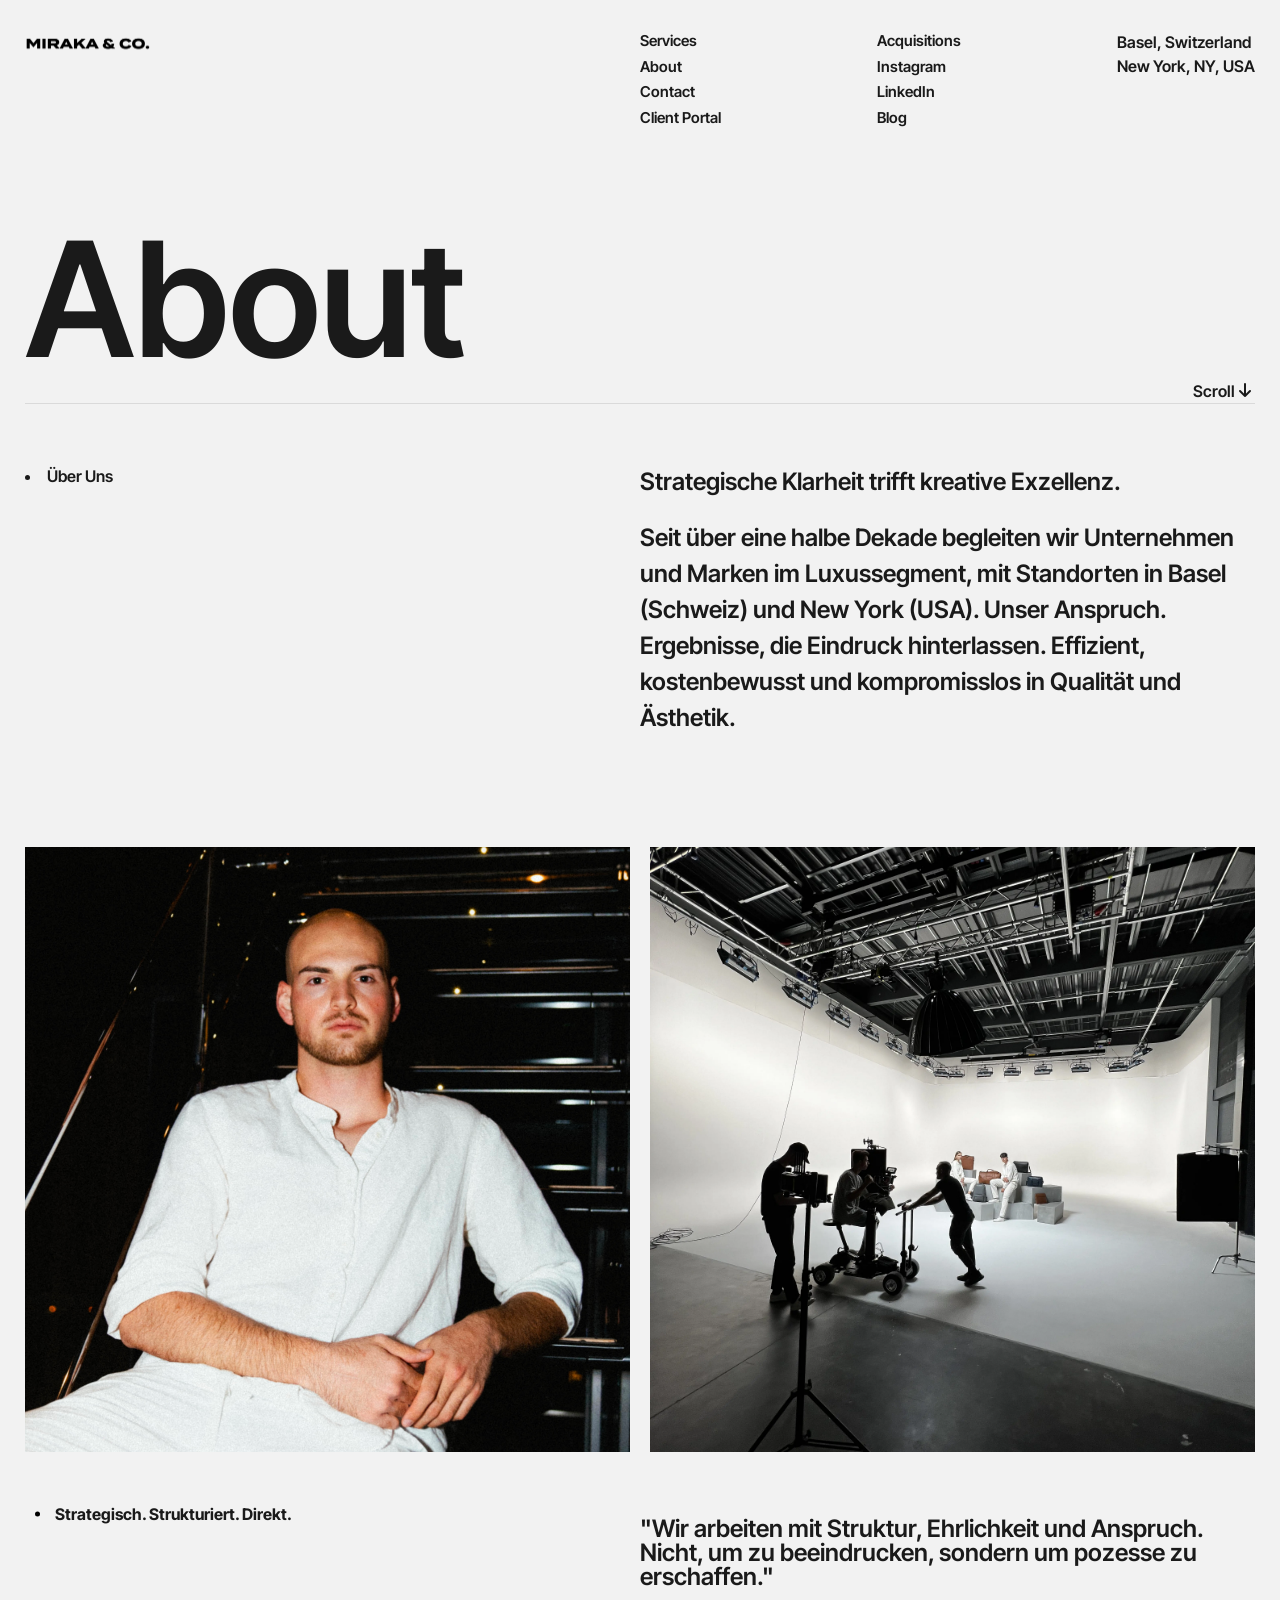
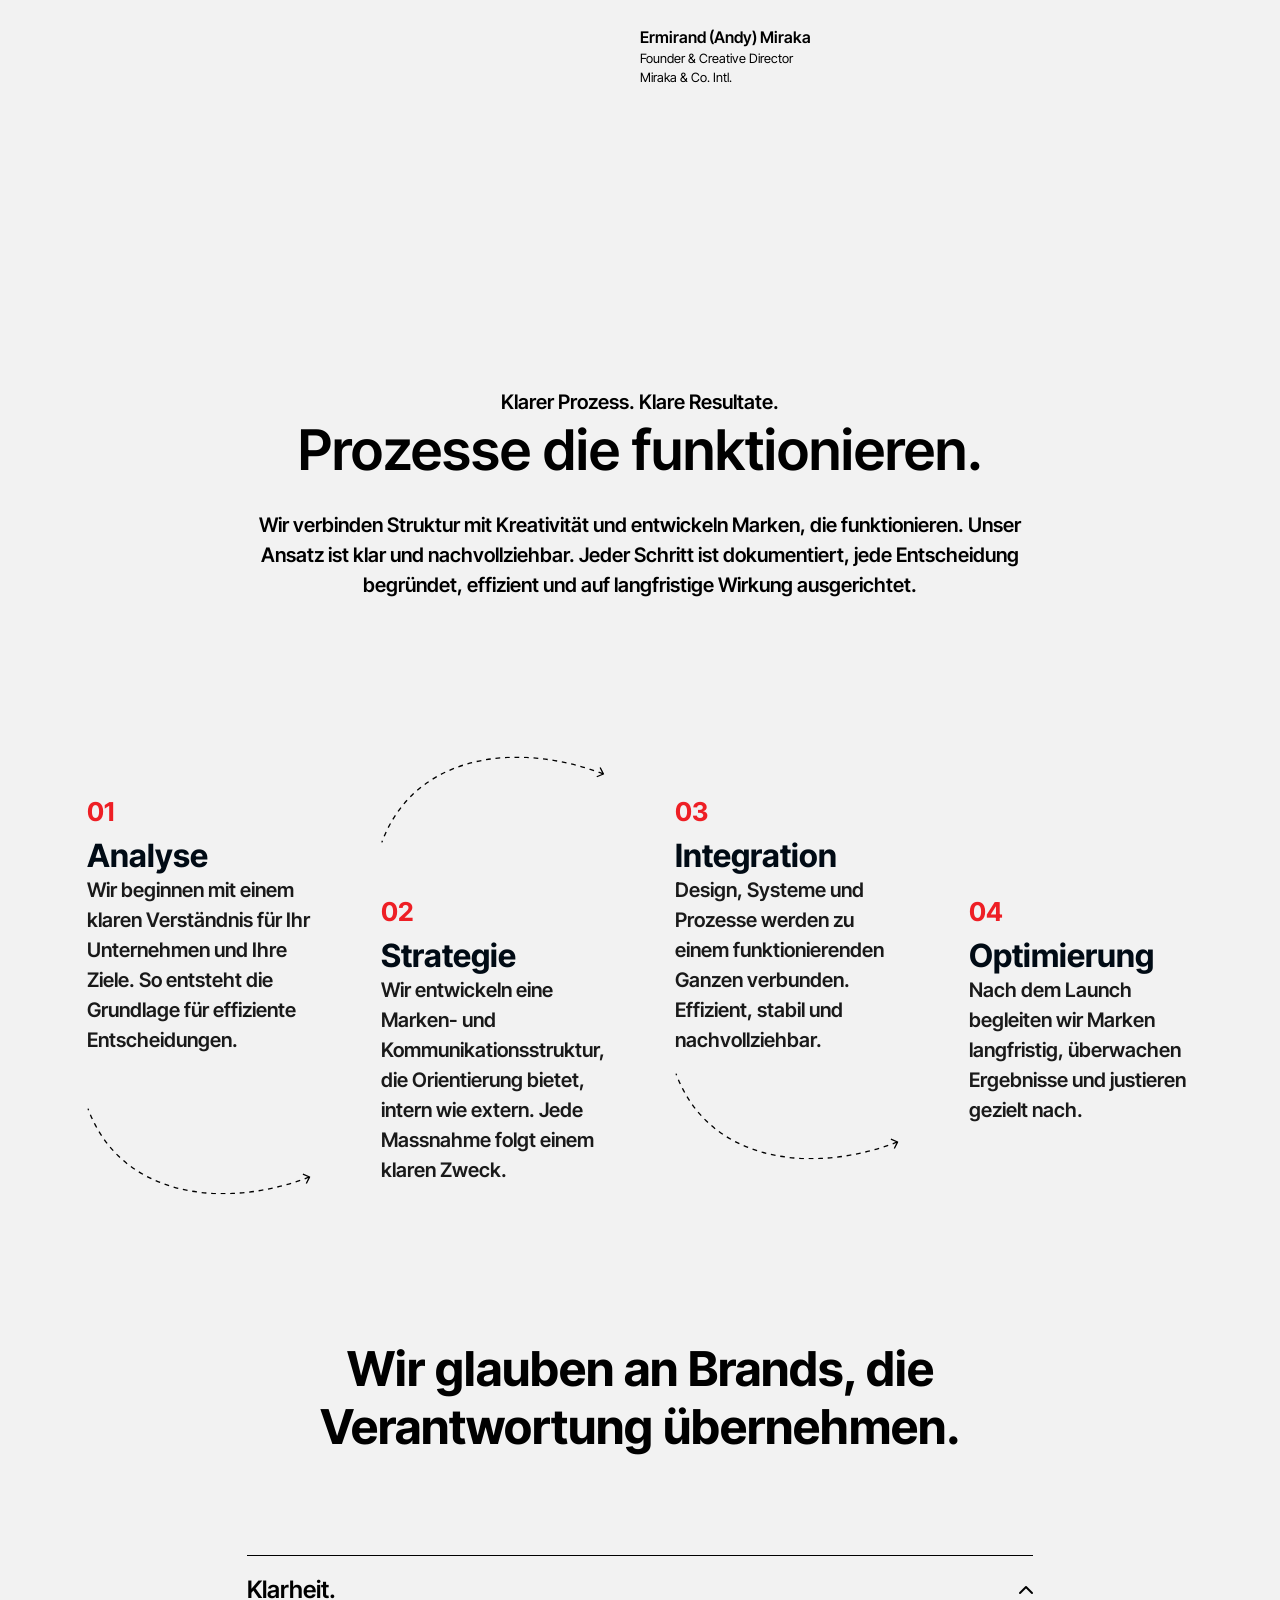
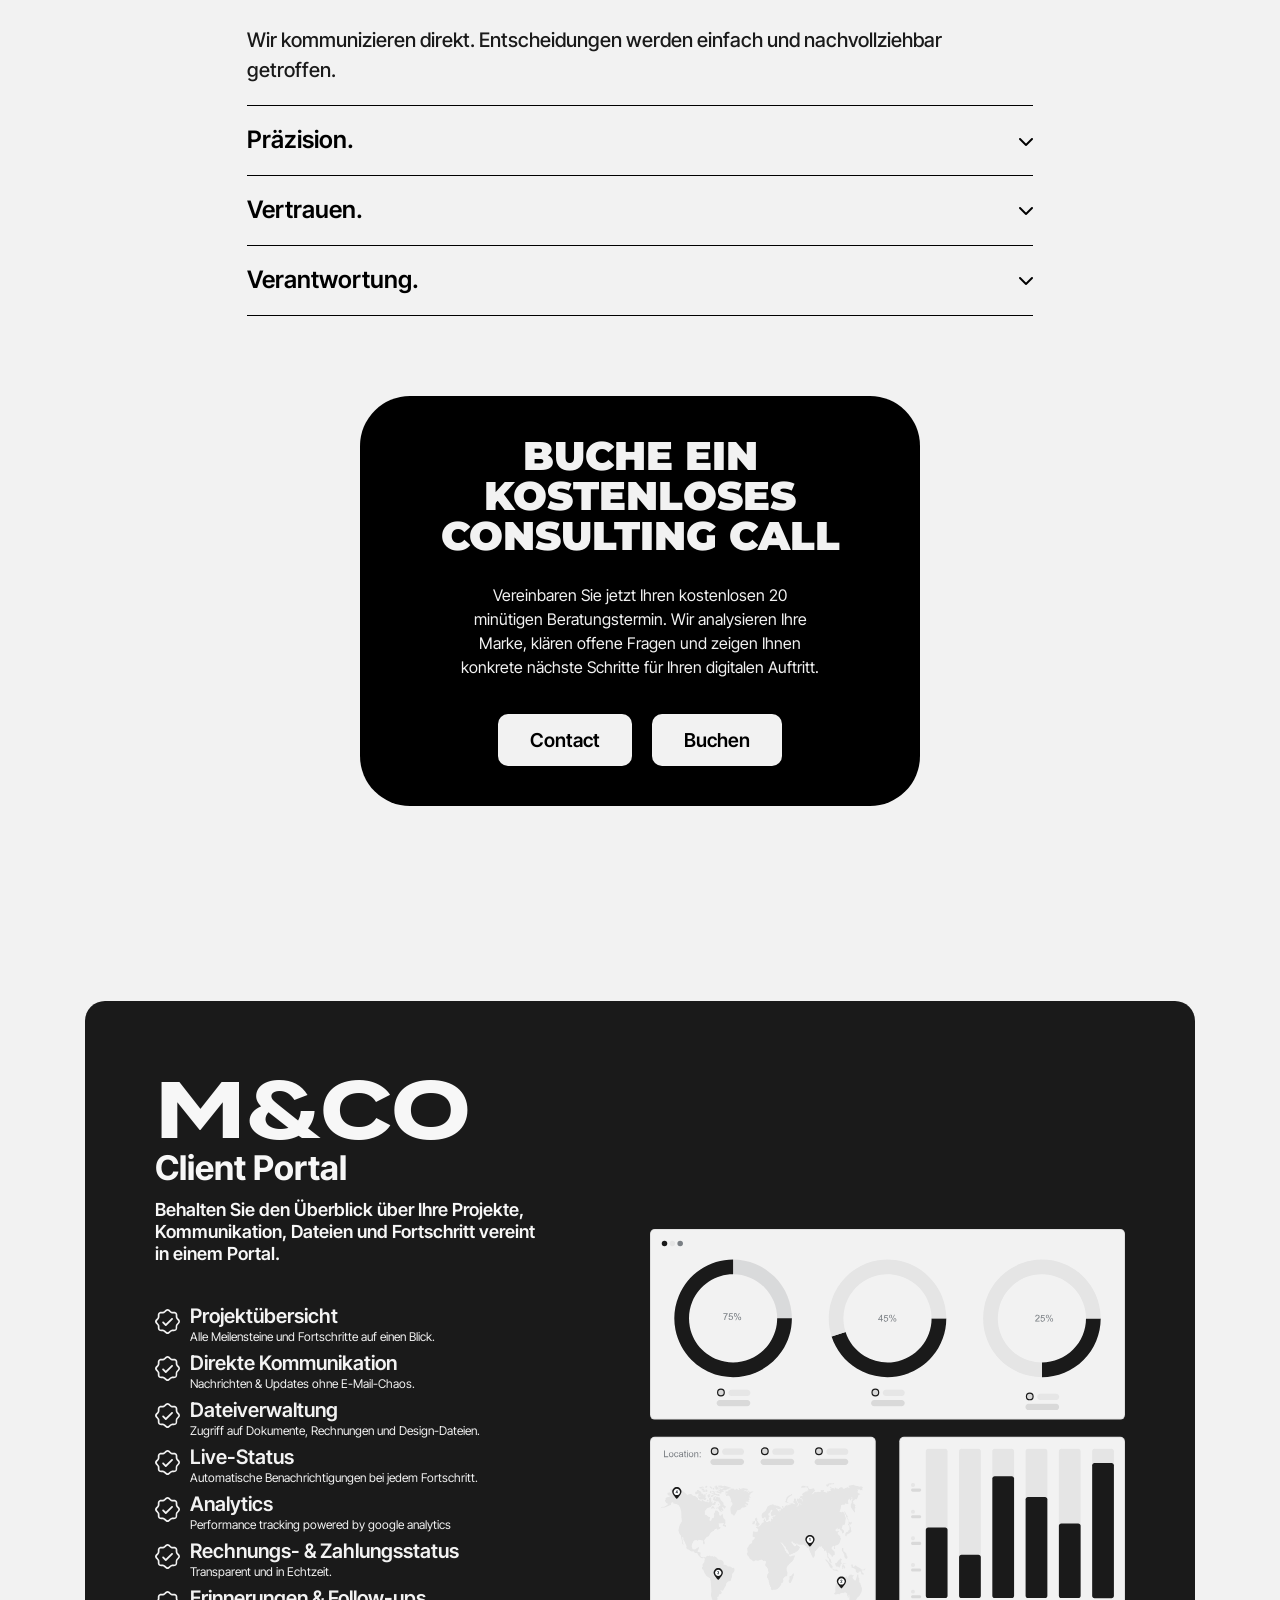
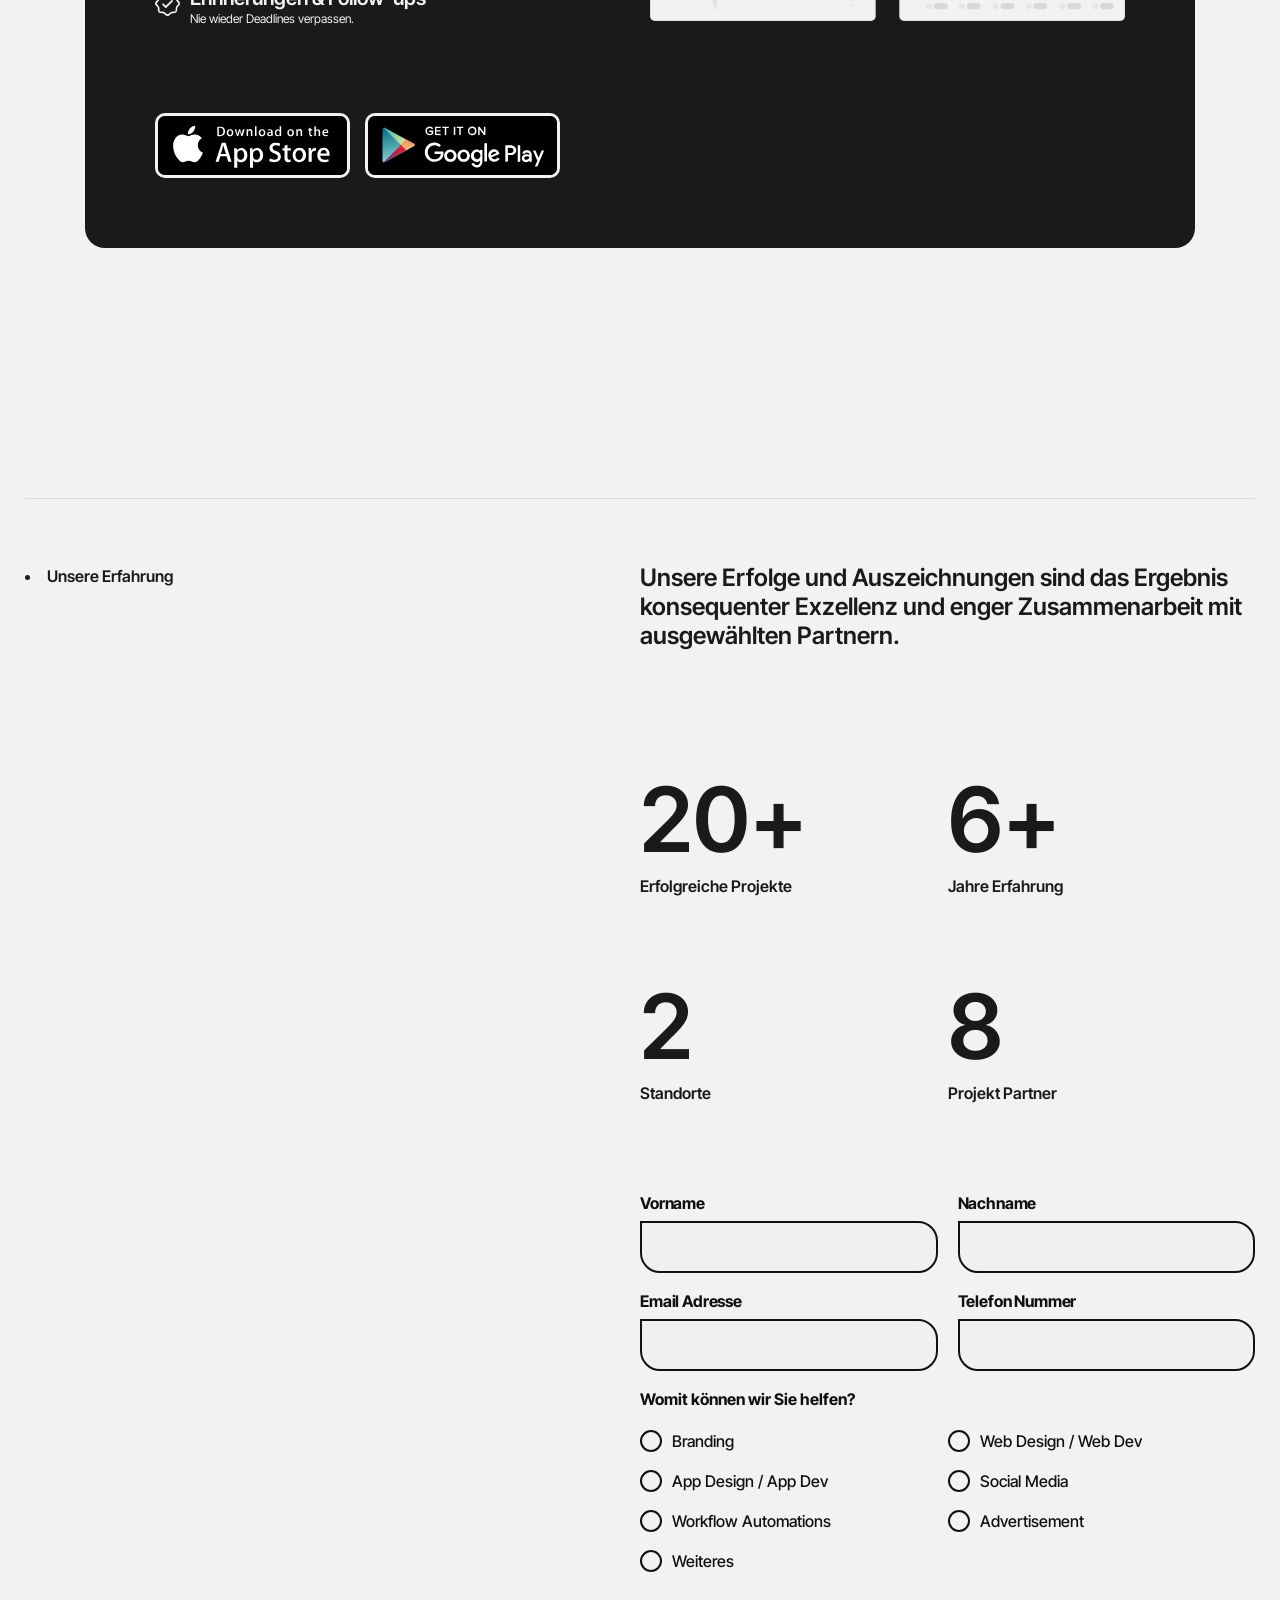
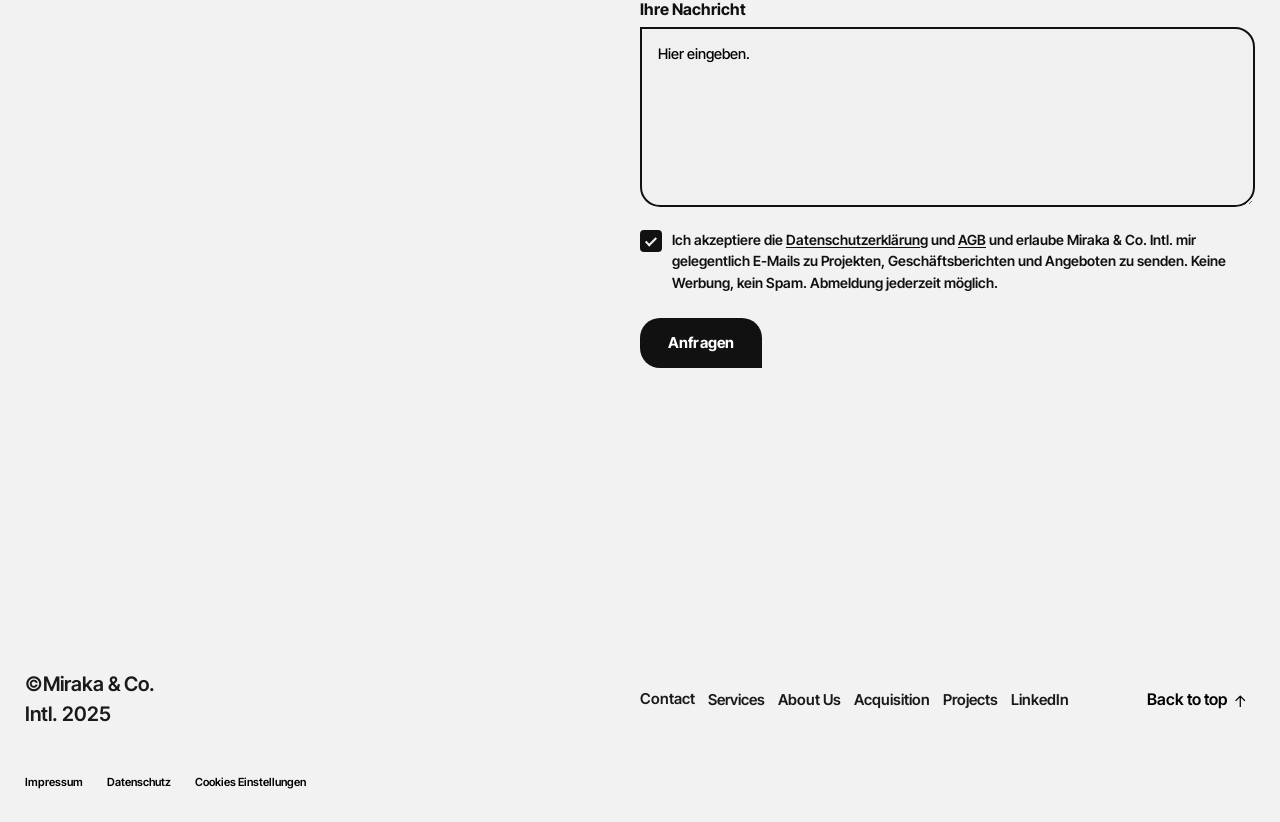
<file: about.html>
<!doctype html>
<html lang="en-US">
    <head>
        <!-- Meta setup -->
        <meta charset="UTF-8" />
        <meta http-equiv="X-UA-Compatible" content="IE=edge" />
        <meta
            name="viewport"
            content="width=device-width, initial-scale=1, shrink-to-fit=no"
        />
        <meta name="keywords" content="" />
        <meta name="decription" content="" />
        <meta name="designer" content="" />

        <!-- Title -->
        <title>Welcome To Miraka</title>

        <!-- Fav Icon -->
        <link rel="icon" href="images/favicon.ico" />

        <!-- Include Bootstrap -->
        <link rel="stylesheet" href="css/bootstrap.css" />

        <!-- Icon Css Here -->
        <link rel="stylesheet" href="css/font-awesome.css" />

        <!-- Animation Css -->
        <link rel="stylesheet" href="css/animate.css" />

        <!-- Main StyleSheet -->
        <link rel="stylesheet" href="style.css" />

        <!-- Responsive CSS -->
        <link rel="stylesheet" href="css/responsive.css" />
    </head>
    <body>
        <!-- ================= PRELOADER START ================= -->
        <div id="preloader">
            <div class="progress-bar"></div>
            <div class="loader-icon">
                <img src="images/MIRAKA&CO.png" alt="" />
            </div>
        </div>
        <!-- ================= PRELOADER END ================= -->
        <!-- HEADER AREA START -->
        <header class="header-area">
            <nav class="menu-area">
                <div class="row gx-0">
                    <!-- Logo Area -->
                    <div class="col-6 col-lg-6 col-xl-6">
                        <a href="index.html">
                            <div class="logo-card">
                                <img src="images/MIRAKA&CO.png" alt="" />
                            </div>
                        </a>
                    </div>
                    <div class="col-6 col-lg-6 col-xl-6">
                        <!-- Small Screen Menu Icon -->
                        <div class="d-lg-none">
                            <div class="d-flex justify-content-end">
                                <div
                                    id="humbarger-icon"
                                    class="d-inline-flex align-items-center"
                                >
                                    <img
                                        src="https://cdn.prod.website-files.com/68dc2b9c31cb83ac9f84a1af/68dc2b9d31cb83ac9f84a20f_Menu%20Hamburger.svg"
                                        loading="lazy"
                                        alt=""
                                        height="Auto"
                                    />
                                    <div>Menu</div>
                                </div>
                            </div>
                        </div>
                        <!-- Large Screen Menu -->
                        <div class="d-none d-lg-flex justify-content-between">
                            <div>
                                <ul class="SMN_effect-31">
                                    <li>
                                        <a
                                            href="service.html"
                                            data-hover="Services"
                                            ><span>Services</span></a
                                        >
                                    </li>
                                    <li>
                                        <a href="about.html" data-hover="About"
                                            ><span>About</span></a
                                        >
                                    </li>
                                    <li>
                                        <a
                                            href="contact.html"
                                            data-hover="Contact"
                                            ><span>Contact</span></a
                                        >
                                    </li>
                                    <li>
                                        <a
                                            href="client_portal.html"
                                            data-hover="Client Portal"
                                            ><span>Client Portal</span></a
                                        >
                                    </li>
                                </ul>
                            </div>
                            <div>
                                <ul class="SMN_effect-31">
                                    <li>
                                        <a
                                            href="acquisition.html"
                                            data-hover="Acquisitions"
                                            ><span>Acquisitions</span></a
                                        >
                                    </li>
                                    <li>
                                        <a href="" data-hover="Instagram"
                                            ><span>Instagram</span></a
                                        >
                                    </li>
                                    <li>
                                        <a
                                            href="linkedIn.html"
                                            data-hover="LinkedIn"
                                            ><span>LinkedIn</span></a
                                        >
                                    </li>
                                    <li>
                                        <a href="blog.html" data-hover="Blog"
                                            ><span>Blog</span></a
                                        >
                                    </li>
                                </ul>
                            </div>
                            <!-- Location -->
                            <div class="location-text">
                                <a href="">
                                    Basel, Switzerland <br />
                                    New York, NY, USA
                                </a>
                            </div>
                        </div>
                    </div>
                </div>
            </nav>
            <!-- Small Screen Menu Items -->
            <div class="mobile-menu-wrpper">
                <div>
                    <ul class="SMN_effect-31">
                        <li>
                            <a href="acquisition.html" data-hover="Acquisitions"
                                ><span>Acquisitions</span></a
                            >
                        </li>
                        <li>
                            <a href="service.html" data-hover="Services"
                                ><span>Services</span></a
                            >
                        </li>
                        <li>
                            <a href="contact.html" data-hover="Contact"
                                ><span>Contact</span></a
                            >
                        </li>
                        <li>
                            <a href="about.html" data-hover="About"
                                ><span>About</span></a
                            >
                        </li>
                        <li>
                            <a href="" data-hover="Twitter"
                                ><span>Twitter</span></a
                            >
                        </li>
                        <li>
                            <a href="" data-hover="Instagram"
                                ><span>Instagram</span></a
                            >
                        </li>
                    </ul>
                </div>

                <div class="mobile-menu-location">
                    <p></p>
                    <p>
                        Basel, Switzerland <br />
                        New York, USA
                    </p>
                </div>
            </div>
        </header>
        <!-- HEADER AREA END -->

        <!-- INTRO AREA START -->
        <section class="intro-wrpper about-intro-wrpper">
            <div class="intro-area about-area-wrpper">
                <div class="about-intro">
                    <h1 class="wow fadeInUp" data-wow-duration="2s">About</h1>
                </div>
                <p class="text-end scroll-down">
                    <span class="scroll-wrapper">
                        Scroll
                        <span class="arrow-box">
                            <i class="fa-solid fa-arrow-down arrow a1"></i>
                            <i class="fa-solid fa-arrow-down arrow a2"></i>
                        </span>
                    </span>
                </p>
            </div>
            <div class="intro-area-text">
                <div class="row gx-0">
                    <div class="col-md-5 col-lg-6">
                        <ul>
                            <li>
                                <span> Über Uns </span>
                            </li>
                        </ul>
                    </div>
                    <div class="col-md-7 col-lg-6">
                        <p class="desc-one">
                            Strategische Klarheit trifft kreative Exzellenz.
                        </p>
                        <p>
                            Seit über eine halbe Dekade begleiten wir
                            Unternehmen und Marken im Luxussegment, mit
                            Standorten in Basel (Schweiz) und New York (USA).
                            <br />
                            <br />
                            Unser Anspruch. Ergebnisse, die Eindruck
                            hinterlassen. Effizient, kostenbewusst und
                            kompromisslos in Qualität und Ästhetik.
                        </p>
                    </div>
                </div>
            </div>
        </section>
        <!-- INTRO AREA END -->

        <!-- IMAGE AREA START -->
        <section class="image-area wow fadeInUp" data-wow-duration="2s">
            <div class="single-image-box">
                <img src="images/founder.jpg" alt="" />
                <div class="cursor-button">
                    <div>
                        Founder <br />
                        Creative <br />
                        Director
                    </div>
                </div>
            </div>
            <div class="single-image-box">
                <a
                    href="mailto:office@miraka.ch?subject=sende mir eine Kopie der Porjektkatalog"
                >
                    <img src="images/projects.webp" alt="" />
                    <div class="cursor-button">
                        <div>Projects</div>
                    </div>
                </a>
            </div>
        </section>
        <!-- IMAGE AREA END -->

        <!-- Direkt Area Start -->
        <section>
            <div class="direkt-area">
                <div class="direkt-list">
                    <ul>
                        <li><span>Strategisch. Strukturiert. Direkt.</span></li>
                    </ul>
                </div>
                <div>
                    <h2 class="direkt-title">
                        "Wir arbeiten mit Struktur, Ehrlichkeit und Anspruch.
                        Nicht, um zu beeindrucken, sondern um pozesse zu
                        erschaffen."
                    </h2>

                    <p class="direkt-author">Ermirand (Andy) Miraka</p>
                    <p class="direkt-designation">
                        Founder & Creative Director <br />
                        Miraka & Co. Intl.
                    </p>
                </div>
            </div>
        </section>
        <!-- Direkt Area End -->

        <!-- Funktionieren Area Start -->
        <section class="funktionieren-area">
            <p class="sub-title">Klarer Prozess. Klare Resultate.</p>
            <h2 class="funcktionieren-title">Prozesse die funktionieren.</h2>
            <p class="funcktionieren-desc">
                Wir verbinden Struktur mit Kreativität und entwickeln Marken,
                die funktionieren. Unser Ansatz ist klar und nachvollziehbar.
                Jeder Schritt ist dokumentiert, jede Entscheidung begründet,
                effizient und auf langfristige Wirkung ausgerichtet.
            </p>
            <!-- analyse row -->
            <div class="analyse-row">
                <!-- Single Analyse Card -->
                <div class="analyse-card">
                    <h3>01</h3>
                    <h6>Analyse</h6>
                    <p>
                        Wir beginnen mit einem klaren Verständnis für Ihr
                        Unternehmen und Ihre Ziele. So entsteht die Grundlage
                        für effiziente Entscheidungen.
                    </p>
                    <div class="arrow-one-svg">
                        <img src="images/decoration-arrow-01.svg" alt="" />
                    </div>
                </div>
                <!-- Single Analyse Card -->
                <div class="analyse-card">
                    <div class="arrow-two-svg">
                        <img src="images/decoration-arrow-02.svg" alt="" />
                    </div>
                    <h3>02</h3>
                    <h6>Strategie</h6>
                    <p>
                        Wir entwickeln eine Marken- und Kommunikationsstruktur,
                        die Orientierung bietet, intern wie extern. Jede
                        Massnahme folgt einem klaren Zweck.
                    </p>
                </div>
                <!-- Single Analyse Card -->
                <div class="analyse-card">
                    <h3>03</h3>
                    <h6>Integration</h6>
                    <p>
                        Design, Systeme und Prozesse werden zu einem
                        funktionierenden Ganzen verbunden. Effizient, stabil und
                        nachvollziehbar.
                    </p>
                    <div class="arrow-one-svg">
                        <img src="images/decoration-arrow-01.svg" alt="" />
                    </div>
                </div>
                <!-- Single Analyse Card -->
                <div class="analyse-card">
                    <h3>04</h3>
                    <h6>Optimierung</h6>
                    <p>
                        Nach dem Launch begleiten wir Marken langfristig,
                        überwachen Ergebnisse und justieren gezielt nach.
                    </p>
                </div>
            </div>
        </section>
        <!-- Funktionieren Area End -->

        <!-- ACCORDION AREA START -->
        <section class="accordion-area">
            <div class="accordion-wrpper">
                <h2>
                    Wir glauben an Brands, die <br />
                    Verantwortung übernehmen.
                </h2>
                <div id="accordion" class="accordion-container">
                    <div class="single-accordion-item">
                        <h4 class="accordion-title">
                            <span>Klarheit.</span>
                            <i class="fa-solid fa-chevron-down"></i>
                        </h4>
                        <div class="accordion-content">
                            <p>
                                Wir kommunizieren direkt. Entscheidungen werden
                                einfach und nachvollziehbar getroffen.
                            </p>
                        </div>
                    </div>
                    <div class="single-accordion-item">
                        <h4 class="accordion-title">
                            <span>Präzision.</span>
                            <i class="fa-solid fa-chevron-down"></i>
                        </h4>
                        <div class="accordion-content">
                            <p>
                                Wir arbeiten strukturiert, dokumentiert und
                                detailgenau, vom Konzept bis zur Umsetzung.
                            </p>
                        </div>
                    </div>
                    <div class="single-accordion-item">
                        <h4 class="accordion-title">
                            <span>Vertrauen.</span>
                            <i class="fa-solid fa-chevron-down"></i>
                        </h4>
                        <div class="accordion-content">
                            <p>
                                Jede Zusammenarbeit basiert auf Diskretion und
                                gegenseitigem Respekt. <br />
                                Wir begleiten Marken oft über Jahre hinweg, mit
                                Beständigkeit statt Versprechen.
                            </p>
                        </div>
                    </div>
                    <div class="single-accordion-item">
                        <h4 class="accordion-title">
                            <span>Verantwortung.</span>
                            <i class="fa-solid fa-chevron-down"></i>
                        </h4>
                        <div class="accordion-content">
                            <p>
                                Wir übernehmen Verantwortung für Wirkung, Budget
                                und Zeit. <br />
                                Wir behandeln jedes Projekt, als wäre es unser
                                eigenes.
                            </p>
                        </div>
                    </div>
                </div>
            </div>
        </section>
        <!-- ACCORDION AREA END -->

        <!-- CTA AREA START -->
        <section class="cta-parant">
            <div class="cta-card">
                <h4>
                    <strong>
                        BUCHE EIN
                        <br />
                        KOSTENLOSES
                        <br />
                        CONSULTING CALL
                    </strong>
                </h4>
                <p>
                    Vereinbaren Sie jetzt Ihren kostenlosen 20 minütigen
                    Beratungstermin. Wir analysieren Ihre Marke, klären offene
                    Fragen und zeigen Ihnen konkrete nächste Schritte für Ihren
                    digitalen Auftritt.
                </p>
                <div class="cta-buttons">
                    <a href="">Contact</a>
                    <a href="">Buchen</a>
                </div>
            </div>
        </section>
        <!-- CTA AREA END -->

        <!-- CLIENT PORTAL AREA START -->
        <section class="client-portal-area">
            <div class="container">
                <div class="client-portal-wrpper">
                    <div>
                        <h2>M&CO</h2>
                        <h3>Client Portal</h3>
                        <h4>
                            Behalten Sie den Überblick über Ihre Projekte,
                            Kommunikation, Dateien und Fortschritt vereint in
                            einem Portal.
                        </h4>
                        <ul class="client-portal-features">
                            <li>
                                <img src="images/seal-check.svg" alt="" />
                                <div>
                                    <h6>Projektübersicht</h6>
                                    <p>
                                        Alle Meilensteine und Fortschritte auf
                                        einen Blick.
                                    </p>
                                </div>
                            </li>
                            <li>
                                <img src="images/seal-check.svg" alt="" />
                                <div>
                                    <h6>Direkte Kommunikation</h6>
                                    <p>
                                        Nachrichten & Updates ohne E-Mail-Chaos.
                                    </p>
                                </div>
                            </li>
                            <li>
                                <img src="images/seal-check.svg" alt="" />
                                <div>
                                    <h6>Dateiverwaltung</h6>
                                    <p>
                                        Zugriff auf Dokumente, Rechnungen und
                                        Design-Dateien.
                                    </p>
                                </div>
                            </li>
                            <li>
                                <img src="images/seal-check.svg" alt="" />
                                <div>
                                    <h6>Live-Status</h6>
                                    <p>
                                        Automatische Benachrichtigungen bei
                                        jedem Fortschritt.
                                    </p>
                                </div>
                            </li>
                            <li>
                                <img src="images/seal-check.svg" alt="" />
                                <div>
                                    <h6>Analytics</h6>
                                    <p>
                                        Performance tracking powered by google
                                        analytics
                                    </p>
                                </div>
                            </li>
                            <li>
                                <img src="images/seal-check.svg" alt="" />
                                <div>
                                    <h6>Rechnungs- & Zahlungsstatus</h6>
                                    <p>Transparent und in Echtzeit.</p>
                                </div>
                            </li>
                            <li>
                                <img src="images/seal-check.svg" alt="" />
                                <div>
                                    <h6>Erinnerungen & Follow-ups</h6>
                                    <p>Nie wieder Deadlines verpassen.</p>
                                </div>
                            </li>
                        </ul>

                        <div class="download-buttons">
                            <img src="./images/app-store.svg" alt="App Store" />

                            <img
                                src="images/google-play.svg"
                                alt="Google Play"
                            />
                        </div>
                    </div>
                    <div class="d-none d-lg-block">
                        <img src="images/element-01.svg" alt="" />
                    </div>
                </div>
            </div>
        </section>
        <!-- CLIENT PORTAL AREA END -->

        <!-- STATE COUNT AREA START -->
        <section class="counter-area wow fadeInUp" data-wow-duration="2s">
            <div class="row gx-0">
                <div class="col-md-5 col-lg-6">
                    <ul>
                        <li>Unsere Erfahrung</li>
                    </ul>
                </div>
                <div class="col-md-7 col-lg-6">
                    <div class="count-numbers">
                        <h2>
                            Unsere Erfolge und Auszeichnungen sind das Ergebnis
                            konsequenter Exzellenz und enger Zusammenarbeit mit
                            ausgewählten Partnern.
                        </h2>
                        <div class="stats-part">
                            <!-- Single Card -->
                            <div class="single-state">
                                <h3>20+</h3>
                                <p>Erfolgreiche Projekte</p>
                            </div>
                            <!-- Single Card -->
                            <div class="single-state">
                                <h3>6+</h3>
                                <p>Jahre Erfahrung</p>
                            </div>
                            <!-- Single Card -->
                            <div class="single-state">
                                <h3>2</h3>
                                <p>Standorte</p>
                            </div>
                            <!-- Single Card -->
                            <div class="single-state">
                                <h3>8</h3>
                                <p>Projekt Partner</p>
                            </div>
                        </div>
                    </div>
                    <div class="contact-form-wrpper">
                        <div class="form-wrapper">
                            <!-- Name + Last Name -->
                            <div class="form-row">
                                <div class="form-group">
                                    <label for="vorname">Vorname</label>
                                    <input
                                        type="text"
                                        id="vorname"
                                        name="vorname"
                                        autocomplete="given-name"
                                    />
                                </div>
                                <div class="form-group">
                                    <label for="nachname">Nachname</label>
                                    <input
                                        type="text"
                                        id="nachname"
                                        name="nachname"
                                        autocomplete="family-name"
                                    />
                                </div>
                            </div>

                            <!-- Email + Phone -->
                            <div class="form-row">
                                <div class="form-group">
                                    <label for="email">Email Adresse</label>
                                    <input
                                        type="email"
                                        id="email"
                                        name="email"
                                        autocomplete="email"
                                    />
                                </div>
                                <div class="form-group">
                                    <label for="telefon">Telefon Nummer</label>
                                    <input
                                        type="tel"
                                        id="telefon"
                                        name="telefon"
                                        autocomplete="tel"
                                    />
                                </div>
                            </div>

                            <!-- Service selection -->
                            <span class="service-label"
                                >Womit können wir Sie helfen?</span
                            >
                            <div class="radio-grid">
                                <label class="radio-item">
                                    <input
                                        type="radio"
                                        name="service"
                                        value="branding"
                                    />
                                    <span>Branding</span>
                                </label>
                                <label class="radio-item">
                                    <input
                                        type="radio"
                                        name="service"
                                        value="webdesign"
                                    />
                                    <span>Web Design / Web Dev</span>
                                </label>
                                <label class="radio-item">
                                    <input
                                        type="radio"
                                        name="service"
                                        value="appdesign"
                                    />
                                    <span>App Design / App Dev</span>
                                </label>
                                <label class="radio-item">
                                    <input
                                        type="radio"
                                        name="service"
                                        value="socialmedia"
                                    />
                                    <span>Social Media</span>
                                </label>
                                <label class="radio-item">
                                    <input
                                        type="radio"
                                        name="service"
                                        value="workflow"
                                    />
                                    <span>Workflow Automations</span>
                                </label>
                                <label class="radio-item">
                                    <input
                                        type="radio"
                                        name="service"
                                        value="advertisement"
                                    />
                                    <span>Advertisement</span>
                                </label>
                                <label class="radio-item">
                                    <input
                                        type="radio"
                                        name="service"
                                        value="weiteres"
                                    />
                                    <span>Weiteres</span>
                                </label>
                            </div>

                            <!-- Message -->
                            <label class="message-label" for="nachricht"
                                >Ihre Nachricht</label
                            >
                            <textarea
                                id="nachricht"
                                name="nachricht"
                                placeholder="Hier eingeben."
                            ></textarea>

                            <!-- Consent checkbox -->
                            <div class="checkbox-row">
                                <input
                                    type="checkbox"
                                    id="datenschutz"
                                    name="datenschutz"
                                    checked
                                />
                                <label for="datenschutz">
                                    Ich akzeptiere die
                                    <a href="#">Datenschutzerklärung</a> und
                                    <a href="#">AGB</a> und erlaube Miraka &amp;
                                    Co. Intl. mir gelegentlich E-Mails zu
                                    Projekten, Geschäftsberichten und Angeboten
                                    zu senden. Keine Werbung, kein Spam.
                                    Abmeldung jederzeit möglich.
                                </label>
                            </div>

                            <!-- Submit -->
                            <button type="submit" class="btn-submit">
                                Anfragen
                            </button>
                        </div>
                    </div>
                </div>
            </div>
        </section>
        <!-- STATE COUNT AREA END -->

        <!-- FOOTER AREA START -->
        <footer>
            <div class="footer-top-area">
                <div class="row gx-0 align-items-center">
                    <div class="col-lg-5 col-xl-6 d-none d-md-block">
                        <div class="footer-left">
                            <p>
                                ©Miraka & Co. <br />
                                Intl. 2025
                            </p>
                        </div>
                    </div>
                    <div class="col-lg-7 col-xl-6">
                        <div class="d-flex justify-content-between">
                            <div>
                                <ul
                                    class="SMN_effect-31 d-flex align-items-center footer-menu"
                                >
                                    <li>
                                        <a
                                            href="contact.html"
                                            data-hover="Contact"
                                            ><span>Contact</span></a
                                        >
                                    </li>
                                    <li>
                                        <a
                                            href="service.html"
                                            data-hover="Services"
                                            ><span>Services</span></a
                                        >
                                    </li>
                                    <li>
                                        <a
                                            href="about.html"
                                            data-hover="About Us"
                                            ><span>About Us</span></a
                                        >
                                    </li>
                                    <li>
                                        <a
                                            href="acquisition.html"
                                            data-hover="Acquisition"
                                            ><span>Acquisition</span></a
                                        >
                                    </li>
                                    <li>
                                        <a href="" data-hover="Projects"
                                            ><span>Projects</span></a
                                        >
                                    </li>
                                    <li>
                                        <a
                                            href="linkedIn.html"
                                            data-hover="LinkedIn"
                                            ><span>LinkedIn</span></a
                                        >
                                    </li>
                                </ul>
                            </div>
                            <button class="back-to-top">
                                <span class="text">Back to top</span>
                                <span class="icon-wrapper">
                                    <span class="sarrow arrow1">↑</span>
                                    <span class="sarrow arrow2">↑</span>
                                </span>
                            </button>
                        </div>
                    </div>
                </div>
            </div>
            <div class="footer-bottom">
                <ul>
                    <li>
                        <a href="">Impressum</a>
                    </li>
                    <li>
                        <a href="">Datenschutz</a>
                    </li>
                    <li>
                        <a href="">Cookies Einstellungen</a>
                    </li>
                </ul>
            </div>
        </footer>
        <!-- FOOTER AREA END -->

        <!-- Main jQuery -->
        <script src="js/jquery-3.4.1.min.js"></script>

        <!-- Bootstrap.bundle Script -->
        <script src="js/bootstrap.bundle.min.js"></script>

        <!-- Animation js -->
        <script src="js/wow.min.js"></script>

        <!-- Custom jQuery -->
        <script src="js/scripts.js"></script>

        <!-- ================= PRELOADER JS ================= -->
        <script>
            window.addEventListener("load", function () {
                setTimeout(function () {
                    // fade out preloader
                    document.getElementById("preloader").classList.add("hide");

                    // enable scroll again
                    document.body.classList.add("loaded");
                    // 👉 NOW start WOW animation
                    new WOW().init();
                }, 1500); // 1.5 second delay
            });
        </script>
        <!-- ================= END PRELOADER JS ================= -->
    </body>
</html>
</file>
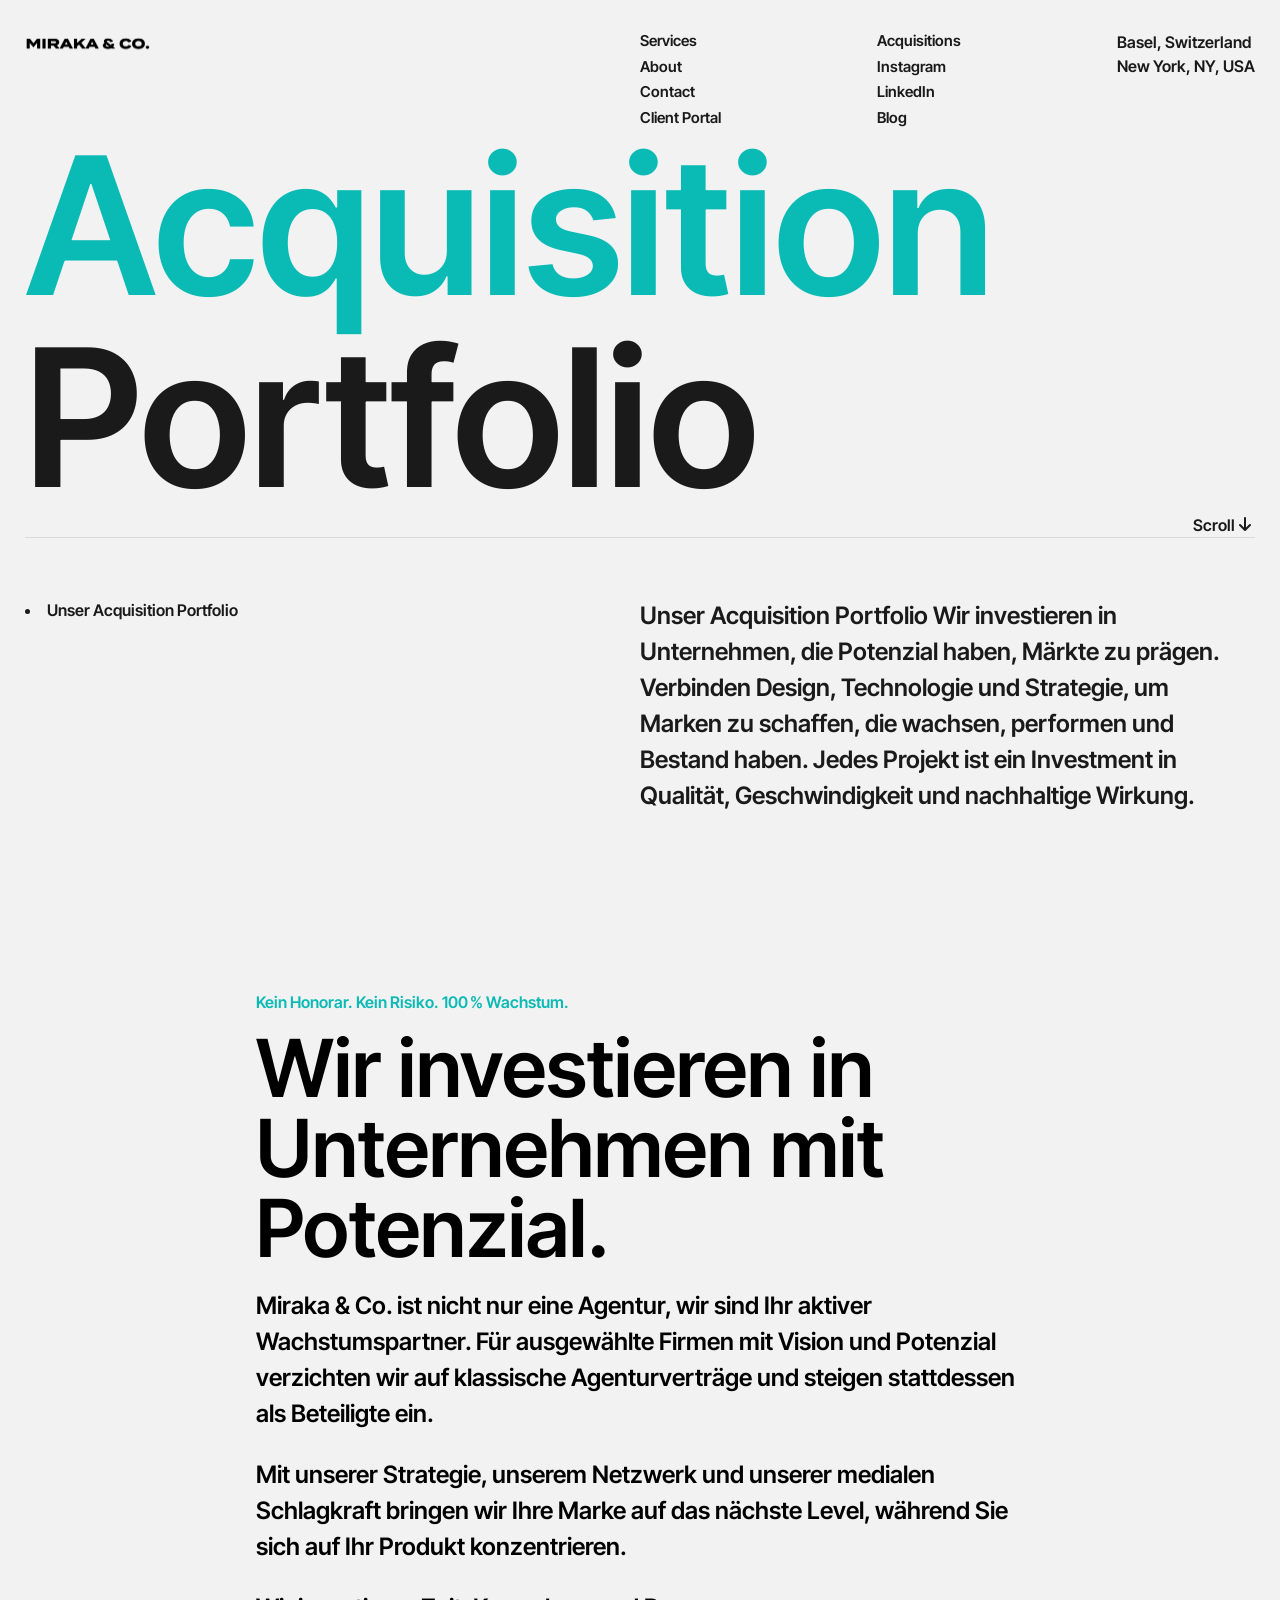
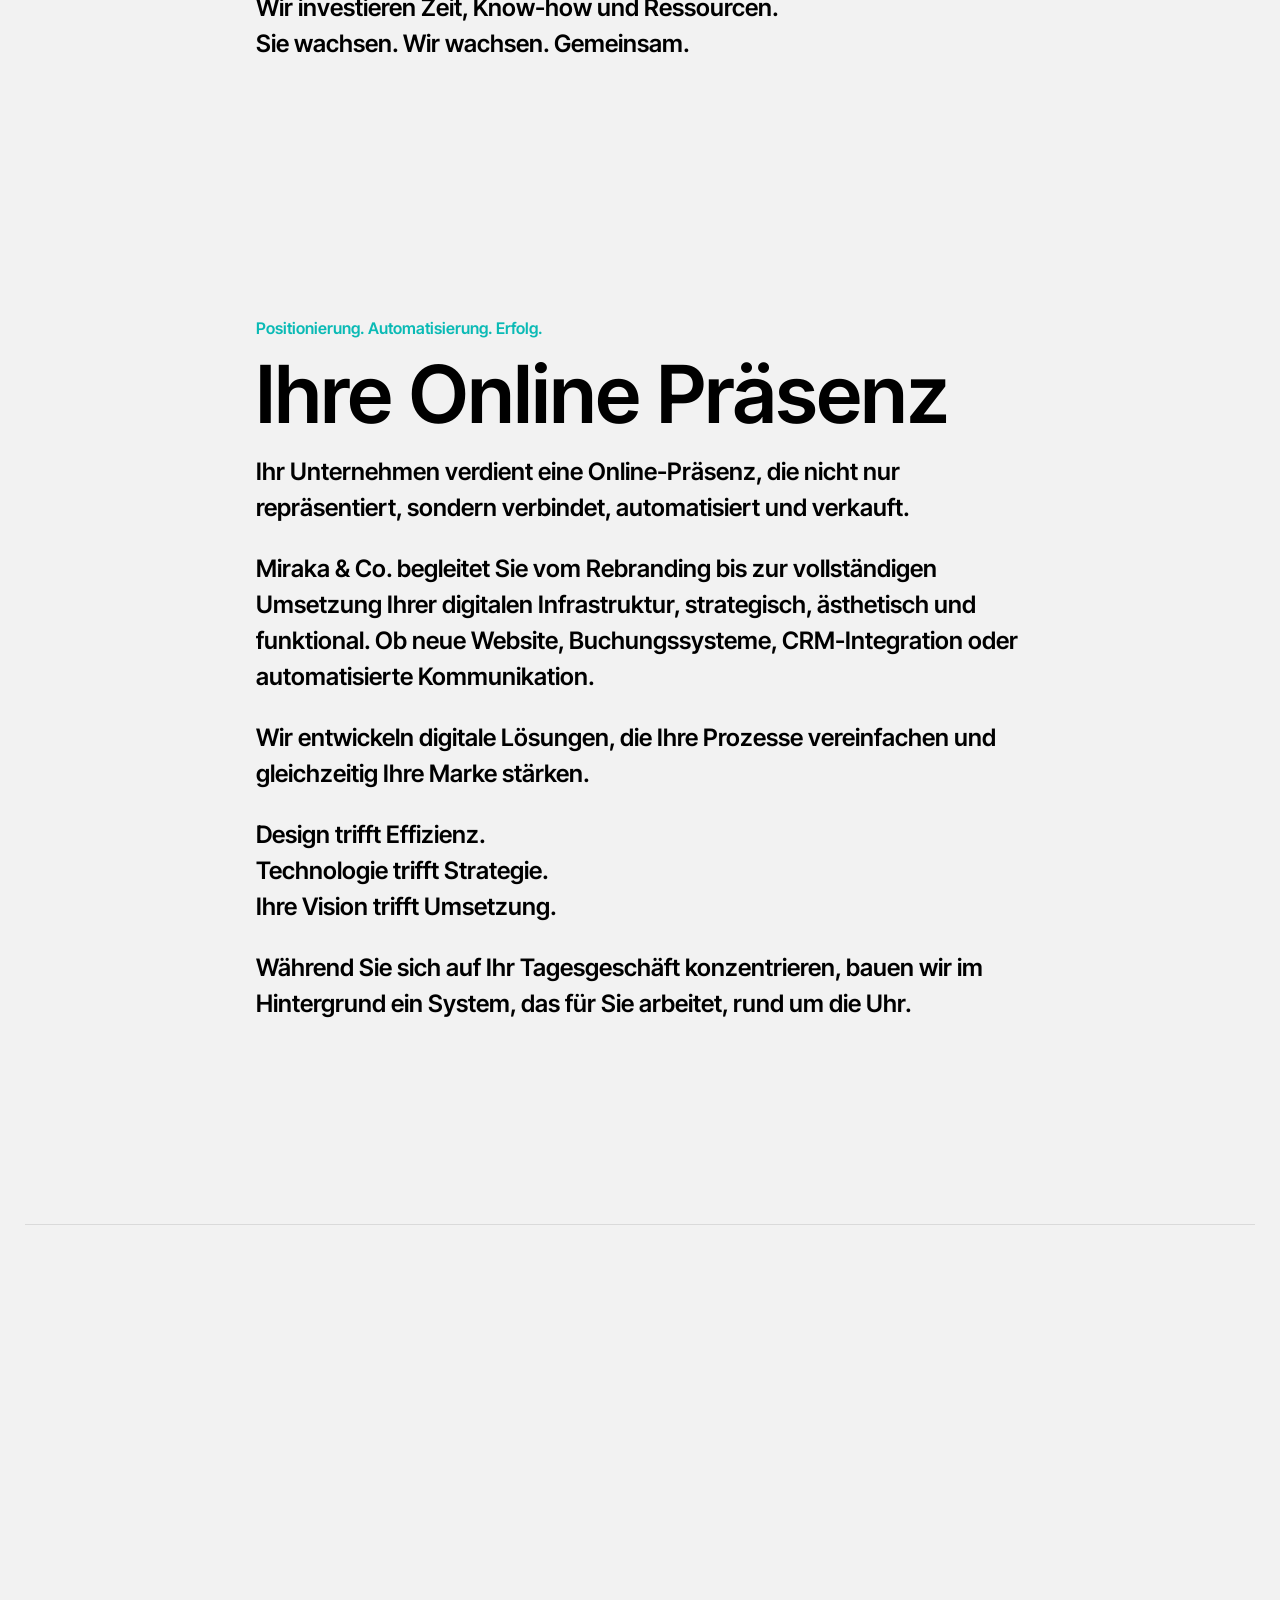
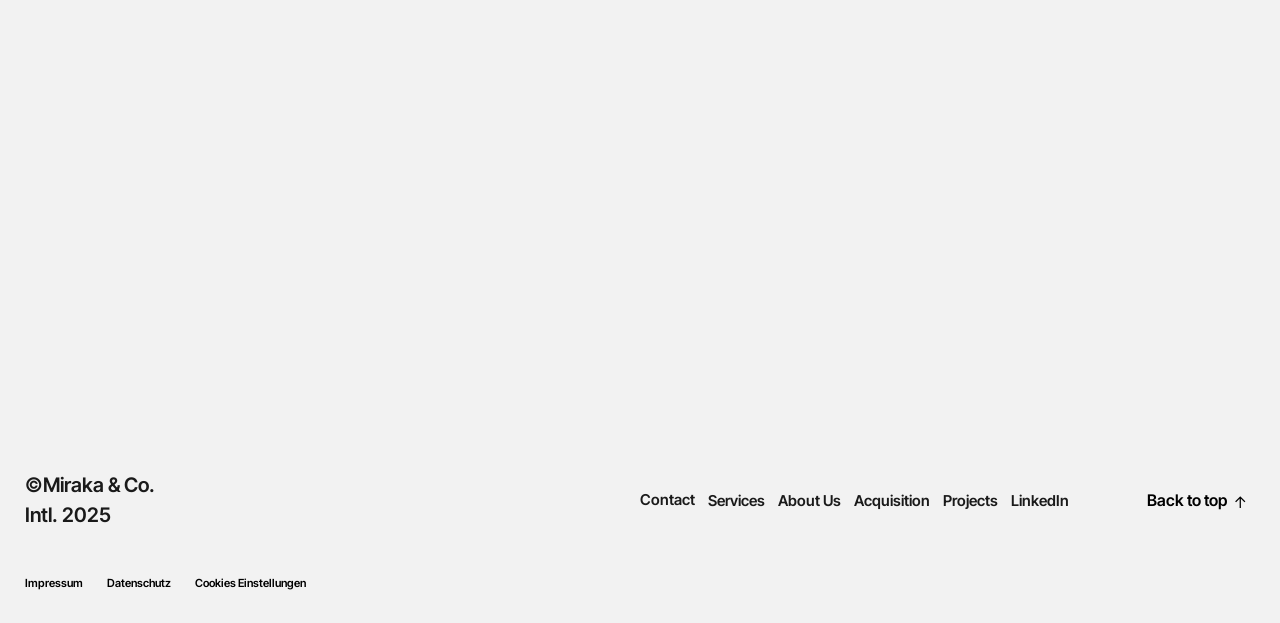
<file: acquisition.html>
<!doctype html>
<html lang="en-US">
    <head>
        <!-- Meta setup -->
        <meta charset="UTF-8" />
        <meta http-equiv="X-UA-Compatible" content="IE=edge" />
        <meta
            name="viewport"
            content="width=device-width, initial-scale=1, shrink-to-fit=no"
        />
        <meta name="keywords" content="" />
        <meta name="decription" content="" />
        <meta name="designer" content="" />

        <!-- Title -->
        <title>Welcome To Miraka</title>

        <!-- Fav Icon -->
        <link rel="icon" href="images/favicon.ico" />

        <!-- Include Bootstrap -->
        <link rel="stylesheet" href="css/bootstrap.css" />

        <!-- Icon Css Here -->
        <link rel="stylesheet" href="css/font-awesome.css" />

        <!-- Animation Css -->
        <link rel="stylesheet" href="css/animate.css" />

        <!-- Main StyleSheet -->
        <link rel="stylesheet" href="style.css" />

        <!-- Responsive CSS -->
        <link rel="stylesheet" href="css/responsive.css" />
    </head>
    <body>
        <!-- ================= PRELOADER START ================= -->
        <div id="preloader">
            <div class="progress-bar"></div>
            <div class="loader-icon">
                <img src="images/MIRAKA&CO.png" alt="" />
            </div>
        </div>
        <!-- ================= PRELOADER END ================= -->
        <!-- HEADER AREA START -->
        <header class="header-area">
            <nav class="menu-area">
                <div class="row gx-0">
                    <!-- Logo Area -->
                    <div class="col-6 col-lg-6 col-xl-6">
                        <a href="index.html">
                            <div class="logo-card">
                                <img src="images/MIRAKA&CO.png" alt="" />
                            </div>
                        </a>
                    </div>
                    <div class="col-6 col-lg-6 col-xl-6">
                        <!-- Small Screen Menu Icon -->
                        <div class="d-lg-none">
                            <div class="d-flex justify-content-end">
                                <div
                                    id="humbarger-icon"
                                    class="d-inline-flex align-items-center"
                                >
                                    <img
                                        src="https://cdn.prod.website-files.com/68dc2b9c31cb83ac9f84a1af/68dc2b9d31cb83ac9f84a20f_Menu%20Hamburger.svg"
                                        loading="lazy"
                                        alt=""
                                        height="Auto"
                                    />
                                    <div>Menu</div>
                                </div>
                            </div>
                        </div>
                        <!-- Large Screen Menu -->
                        <div class="d-none d-lg-flex justify-content-between">
                            <div>
                                <ul class="SMN_effect-31">
                                    <li>
                                        <a
                                            href="service.html"
                                            data-hover="Services"
                                            ><span>Services</span></a
                                        >
                                    </li>
                                    <li>
                                        <a href="about.html" data-hover="About"
                                            ><span>About</span></a
                                        >
                                    </li>
                                    <li>
                                        <a
                                            href="contact.html"
                                            data-hover="Contact"
                                            ><span>Contact</span></a
                                        >
                                    </li>
                                    <li>
                                        <a
                                            href="client_portal.html"
                                            data-hover="Client Portal"
                                            ><span>Client Portal</span></a
                                        >
                                    </li>
                                </ul>
                            </div>
                            <div>
                                <ul class="SMN_effect-31">
                                    <li>
                                        <a
                                            href="acquisition.html"
                                            data-hover="Acquisitions"
                                            ><span>Acquisitions</span></a
                                        >
                                    </li>
                                    <li>
                                        <a href="" data-hover="Instagram"
                                            ><span>Instagram</span></a
                                        >
                                    </li>
                                    <li>
                                        <a
                                            href="linkedIn.html"
                                            data-hover="LinkedIn"
                                            ><span>LinkedIn</span></a
                                        >
                                    </li>
                                    <li>
                                        <a href="blog.html" data-hover="Blog"
                                            ><span>Blog</span></a
                                        >
                                    </li>
                                </ul>
                            </div>
                            <!-- Location -->
                            <div class="location-text">
                                <a href="">
                                    Basel, Switzerland <br />
                                    New York, NY, USA
                                </a>
                            </div>
                        </div>
                    </div>
                </div>
            </nav>
            <!-- Small Screen Menu Items -->
            <div class="mobile-menu-wrpper acquisitionpage">
                <div>
                    <ul class="SMN_effect-31">
                        <li>
                            <a href="acquisition.html" data-hover="Acquisitions"
                                ><span>Acquisitions</span></a
                            >
                        </li>
                        <li>
                            <a href="service.html" data-hover="Services"
                                ><span>Services</span></a
                            >
                        </li>
                        <li>
                            <a href="contact.html" data-hover="Contact"
                                ><span>Contact</span></a
                            >
                        </li>
                        <li>
                            <a href="about.html" data-hover="About"
                                ><span>About</span></a
                            >
                        </li>
                        <li>
                            <a href="" data-hover="Twitter"
                                ><span>Twitter</span></a
                            >
                        </li>
                        <li>
                            <a href="" data-hover="Instagram"
                                ><span>Instagram</span></a
                            >
                        </li>
                    </ul>
                </div>

                <div class="mobile-menu-location">
                    <p></p>
                    <p>
                        Basel, Switzerland <br />
                        New York, USA
                    </p>
                </div>
            </div>
        </header>
        <!-- HEADER AREA END -->

        <!-- INTRO AREA START -->
        <section class="intro-wrpper">
            <div id="acquisitions-intro" class="intro-area">
                <h2><span>Acquisition</span> Portfolio</h2>
                <p class="text-end scroll-down">
                    <span class="scroll-wrapper">
                        Scroll
                        <span class="arrow-box">
                            <i class="fa-solid fa-arrow-down arrow a1"></i>
                            <i class="fa-solid fa-arrow-down arrow a2"></i>
                        </span>
                    </span>
                </p>
            </div>
            <div class="intro-area-text">
                <div class="row gx-0">
                    <div class="col-md-5 col-lg-6">
                        <ul>
                            <li>
                                <span> Unser Acquisition Portfolio </span>
                            </li>
                        </ul>
                    </div>
                    <div class="col-md-7 col-lg-6">
                        <p>
                            Unser Acquisition Portfolio Wir investieren in
                            Unternehmen, die Potenzial haben, Märkte zu prägen.
                            Verbinden Design, Technologie und Strategie, um
                            Marken zu schaffen, die wachsen, performen und
                            Bestand haben. Jedes Projekt ist ein Investment in
                            Qualität, Geschwindigkeit und nachhaltige Wirkung.
                        </p>
                    </div>
                </div>
            </div>
        </section>
        <!-- INTRO AREA END -->

        <!-- INVESTIEREN AREA START -->
        <section class="investieren-area">
            <div class="investieren-row row-one">
                <div>
                    <div class="investieren-content-box">
                        <span>Kein Honorar. Kein Risiko. 100 % Wachstum.</span>
                        <h1>Wir investieren in Unternehmen mit Potenzial.</h1>
                        <div class="investieren-desc">
                            <p>
                                Miraka & Co. ist nicht nur eine Agentur, wir
                                sind Ihr aktiver Wachstumspartner. Für
                                ausgewählte Firmen mit Vision und Potenzial
                                verzichten wir auf klassische Agenturverträge
                                und steigen stattdessen als Beteiligte ein.
                            </p>
                            <p>
                                Mit unserer Strategie, unserem Netzwerk und
                                unserer medialen Schlagkraft bringen wir Ihre
                                Marke auf das nächste Level, während Sie sich
                                auf Ihr Produkt konzentrieren.
                            </p>
                            <p>
                                ‍Wir investieren Zeit, Know-how und Ressourcen.
                                <br />
                                Sie wachsen. Wir wachsen. Gemeinsam.
                            </p>
                        </div>
                    </div>
                </div>
            </div>
            <div class="investieren-row">
                <div class="second-investieren-row">
                    <div class="investieren-content-box">
                        <span>Positionierung. Automatisierung. Erfolg.</span>
                        <h1>Ihre Online Präsenz</h1>
                        <div class="investieren-desc">
                            <p>
                                Ihr Unternehmen verdient eine Online-Präsenz,
                                die nicht nur repräsentiert, sondern verbindet,
                                automatisiert und verkauft.
                            </p>
                            <p>
                                Miraka & Co. begleitet Sie vom Rebranding bis
                                zur vollständigen Umsetzung Ihrer digitalen
                                Infrastruktur, strategisch, ästhetisch und
                                funktional. Ob neue Website, Buchungssysteme,
                                CRM-Integration oder automatisierte
                                Kommunikation.
                            </p>
                            <p>
                                Wir entwickeln digitale Lösungen, die Ihre
                                Prozesse vereinfachen und gleichzeitig Ihre
                                Marke stärken.
                            </p>
                            <p>
                                Design trifft Effizienz. <br />
                                Technologie trifft Strategie. <br />
                                Ihre Vision trifft Umsetzung.
                            </p>
                            <p>
                                ‍Während Sie sich auf Ihr Tagesgeschäft
                                konzentrieren, bauen wir im Hintergrund ein
                                System, das für Sie arbeitet, rund um die Uhr.
                            </p>
                        </div>
                    </div>
                </div>
            </div>
        </section>
        <!-- INVESTIEREN AREA END -->

        <!-- STATE COUNT AREA START -->
        <section class="counter-area wow fadeInUp" data-wow-duration="2s">
            <div class="row gx-0">
                <div class="col-md-5 col-lg-6">
                    <ul>
                        <li>Unsere Erfahrung</li>
                    </ul>
                </div>
                <div class="col-md-7 col-lg-6">
                    <div class="count-numbers">
                        <h2>
                            Unsere Erfolge und Auszeichnungen sind das Ergebnis
                            konsequenter Exzellenz und enger Zusammenarbeit mit
                            ausgewählten Partnern.
                        </h2>
                        <div class="stats-part">
                            <!-- Single Card -->
                            <div class="single-state">
                                <h3>20+</h3>
                                <p>Erfolgreiche Projekte</p>
                            </div>
                            <!-- Single Card -->
                            <div class="single-state">
                                <h3>6+</h3>
                                <p>Jahre Erfahrung</p>
                            </div>
                            <!-- Single Card -->
                            <div class="single-state">
                                <h3>2</h3>
                                <p>Standorte</p>
                            </div>
                            <!-- Single Card -->
                            <div class="single-state">
                                <h3>8</h3>
                                <p>Projekt Partner</p>
                            </div>
                        </div>
                    </div>
                </div>
            </div>
        </section>
        <!-- STATE COUNT AREA END -->

        <!-- FOOTER AREA START -->
        <footer>
            <div class="footer-top-area">
                <div class="row gx-0 align-items-center">
                    <div class="col-lg-5 col-xl-6 d-none d-md-block">
                        <div class="footer-left">
                            <p>
                                ©Miraka & Co. <br />
                                Intl. 2025
                            </p>
                        </div>
                    </div>
                    <div class="col-lg-7 col-xl-6">
                        <div class="d-flex justify-content-between">
                            <div>
                                <ul
                                    class="SMN_effect-31 d-flex align-items-center footer-menu"
                                >
                                    <li>
                                        <a
                                            href="contact.html"
                                            data-hover="Contact"
                                            ><span>Contact</span></a
                                        >
                                    </li>
                                    <li>
                                        <a
                                            href="service.html"
                                            data-hover="Services"
                                            ><span>Services</span></a
                                        >
                                    </li>
                                    <li>
                                        <a
                                            href="about.html"
                                            data-hover="About Us"
                                            ><span>About Us</span></a
                                        >
                                    </li>
                                    <li>
                                        <a
                                            href="acquisition.html"
                                            data-hover="Acquisition"
                                            ><span>Acquisition</span></a
                                        >
                                    </li>
                                    <li>
                                        <a href="" data-hover="Projects"
                                            ><span>Projects</span></a
                                        >
                                    </li>
                                    <li>
                                        <a
                                            href="linkedIn.html"
                                            data-hover="LinkedIn"
                                            ><span>LinkedIn</span></a
                                        >
                                    </li>
                                </ul>
                            </div>
                            <button class="back-to-top">
                                <span class="text">Back to top</span>
                                <span class="icon-wrapper">
                                    <span class="sarrow arrow1">↑</span>
                                    <span class="sarrow arrow2">↑</span>
                                </span>
                            </button>
                        </div>
                    </div>
                </div>
            </div>
            <div class="footer-bottom">
                <ul>
                    <li>
                        <a href="">Impressum</a>
                    </li>
                    <li>
                        <a href="">Datenschutz</a>
                    </li>
                    <li>
                        <a href="">Cookies Einstellungen</a>
                    </li>
                </ul>
            </div>
        </footer>
        <!-- FOOTER AREA END -->

        <!-- Main jQuery -->
        <script src="js/jquery-3.4.1.min.js"></script>

        <!-- Bootstrap.bundle Script -->
        <script src="js/bootstrap.bundle.min.js"></script>

        <!-- Animation js -->
        <script src="js/wow.min.js"></script>

        <!-- Custom jQuery -->
        <script src="js/scripts.js"></script>

        <!-- ================= PRELOADER JS ================= -->
        <script>
            window.addEventListener("load", function () {
                setTimeout(function () {
                    // fade out preloader
                    document.getElementById("preloader").classList.add("hide");

                    // enable scroll again
                    document.body.classList.add("loaded");
                    new WOW().init();
                }, 1500); // 1.5 second delay
            });
        </script>
        <!-- ================= END PRELOADER JS ================= -->
    </body>
</html>
</file>
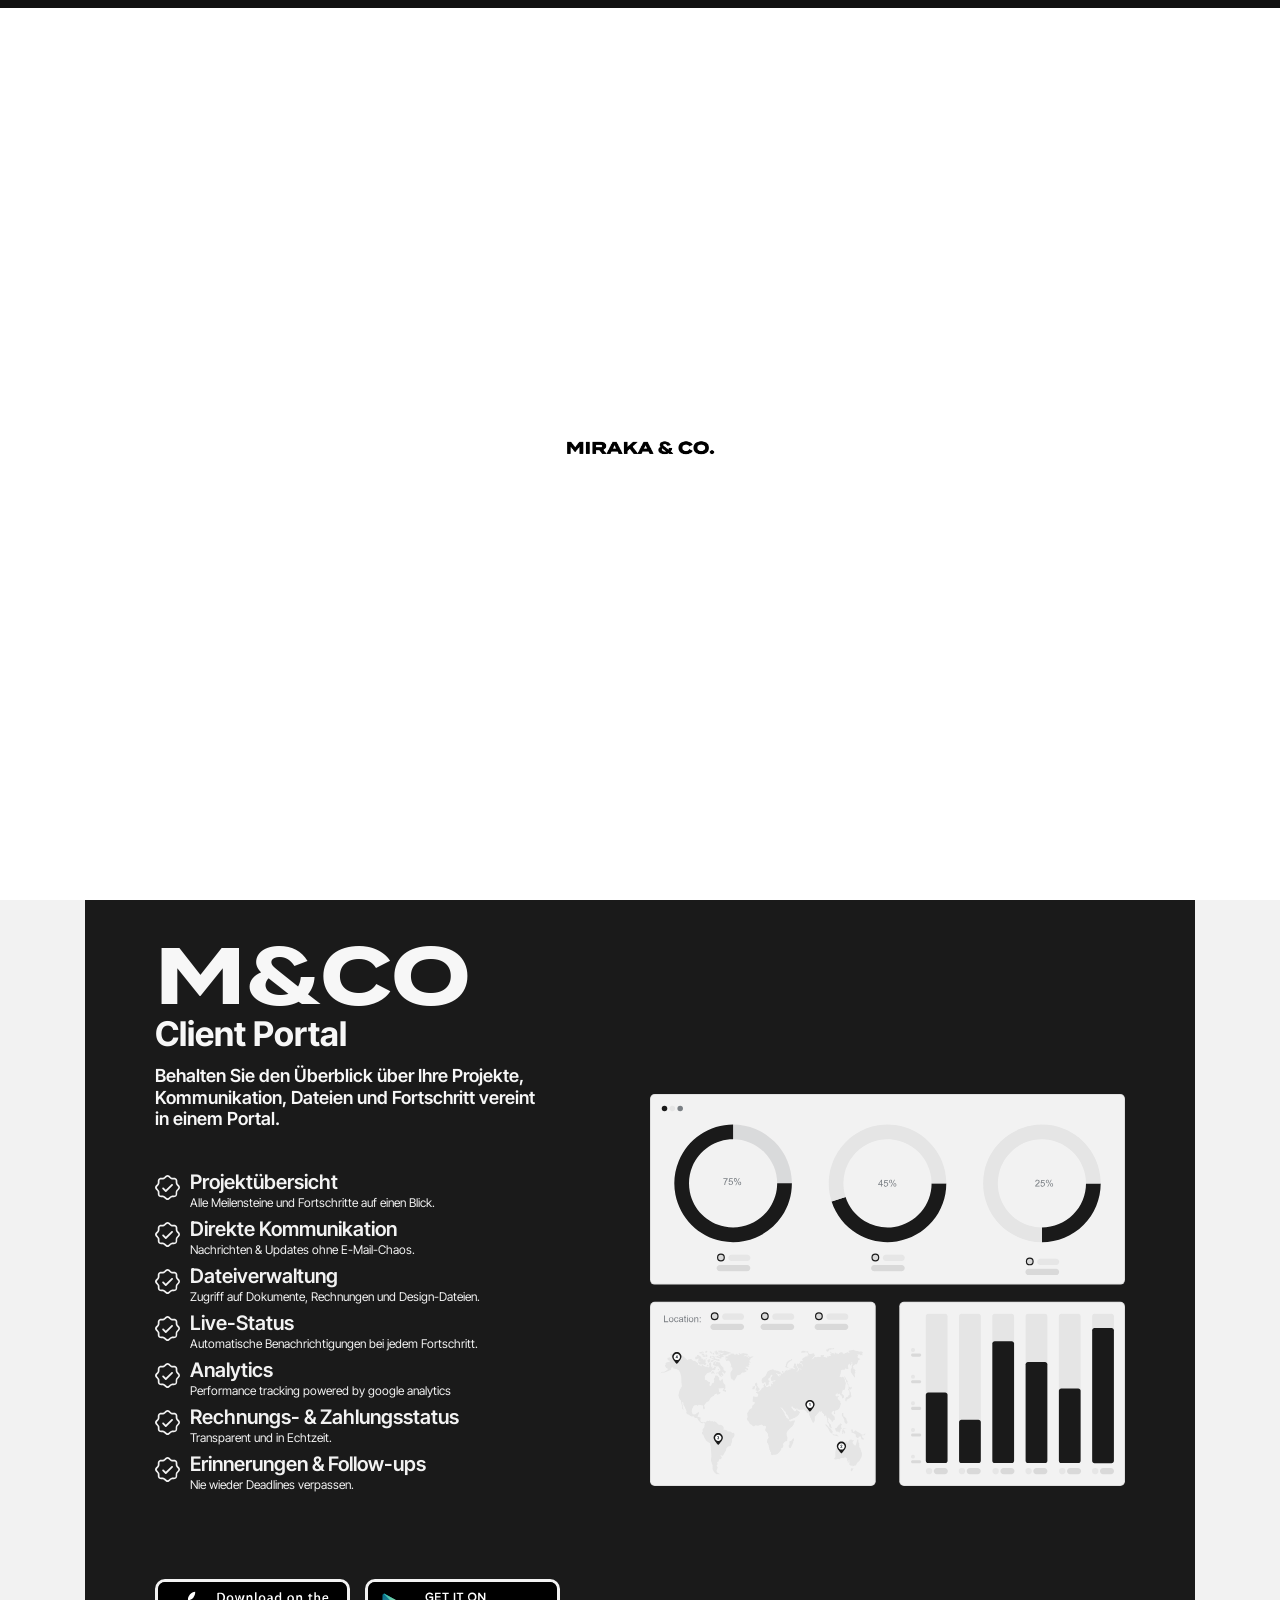
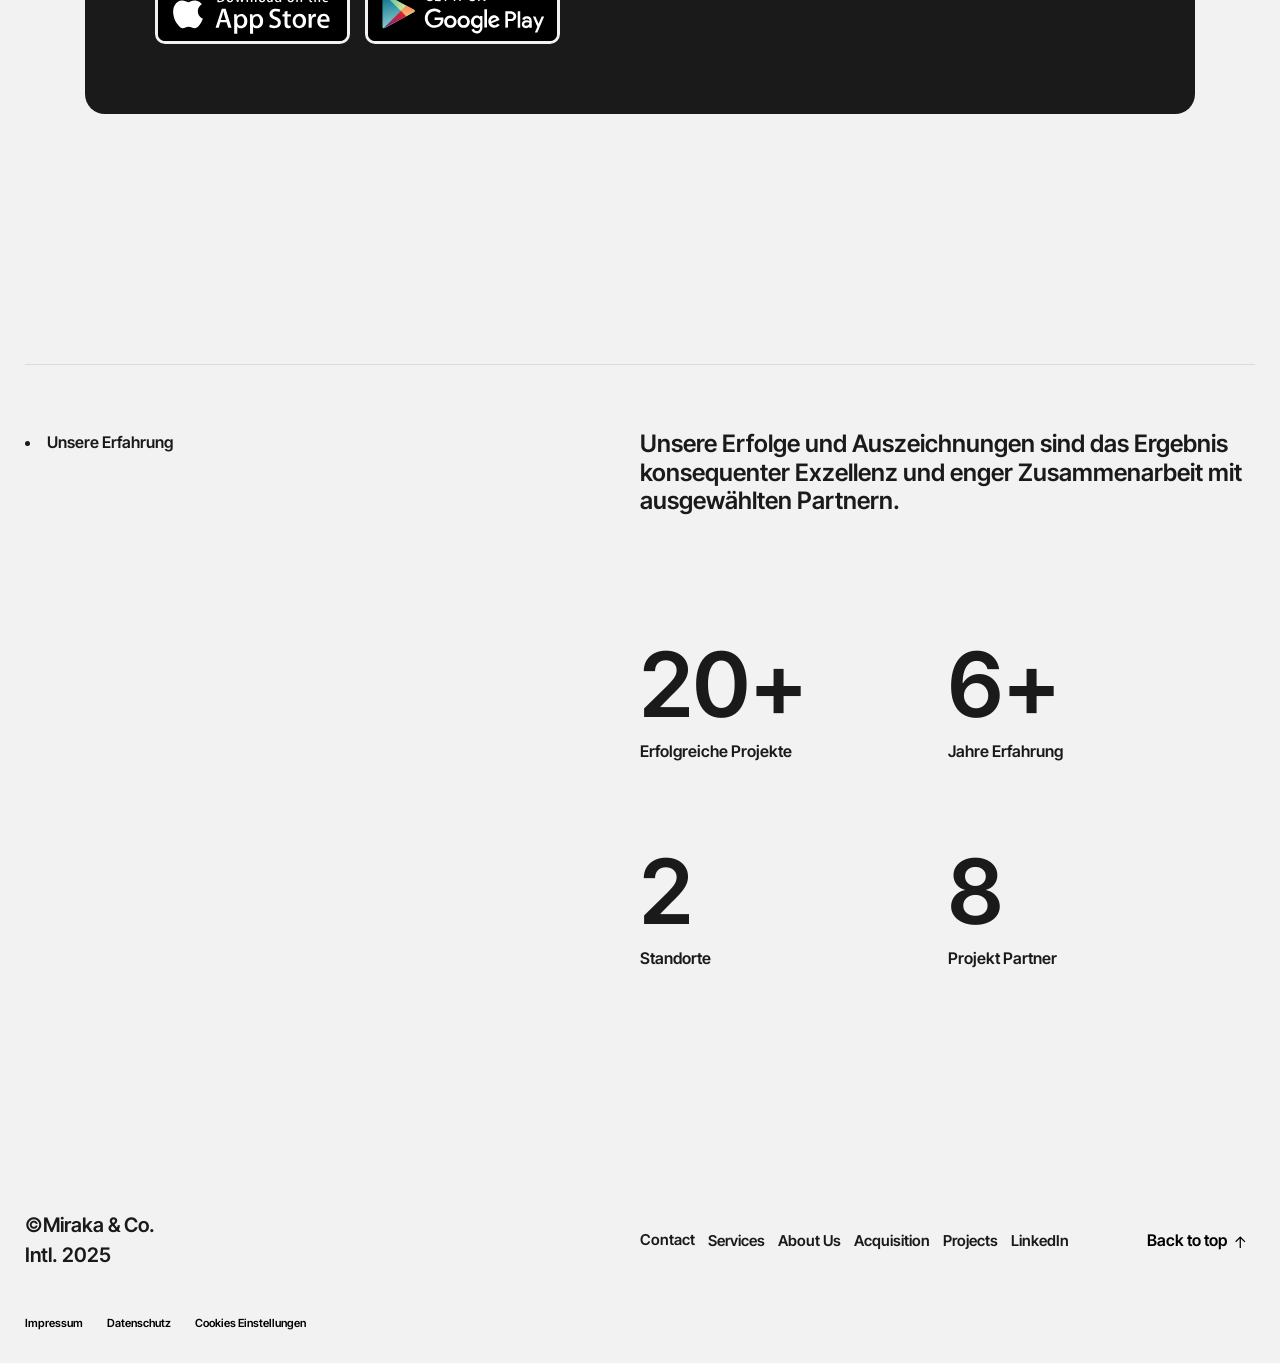
<file: blog.html>
<!doctype html>
<html lang="en-US">
    <head>
        <!-- Meta setup -->
        <meta charset="UTF-8" />
        <meta http-equiv="X-UA-Compatible" content="IE=edge" />
        <meta
            name="viewport"
            content="width=device-width, initial-scale=1, shrink-to-fit=no"
        />
        <meta name="keywords" content="" />
        <meta name="decription" content="" />
        <meta name="designer" content="" />

        <!-- Title -->
        <title>Welcome To Miraka</title>

        <!-- Fav Icon -->
        <link rel="icon" href="images/favicon.ico" />

        <!-- Include Bootstrap -->
        <link rel="stylesheet" href="css/bootstrap.css" />

        <!-- Icon Css Here -->
        <link rel="stylesheet" href="css/font-awesome.css" />

        <!-- Animation Css -->
        <link rel="stylesheet" href="css/animate.css" />

        <!-- Main StyleSheet -->
        <link rel="stylesheet" href="style.css" />

        <!-- Responsive CSS -->
        <link rel="stylesheet" href="css/responsive.css" />
    </head>
    <body>
        <!-- ================= PRELOADER START ================= -->
        <div id="preloader">
            <div class="progress-bar"></div>
            <div class="loader-icon">
                <img src="images/MIRAKA&CO.png" alt="" />
            </div>
        </div>
        <!-- ================= PRELOADER END ================= -->
        <!-- HEADER AREA START -->
        <header class="header-area">
            <nav class="menu-area">
                <div class="row gx-0">
                    <!-- Logo Area -->
                    <div class="col-6 col-lg-6 col-xl-6">
                        <a href="index.html">
                            <div class="logo-card">
                                <img src="images/MIRAKA&CO.png" alt="" />
                            </div>
                        </a>
                    </div>
                    <div class="col-6 col-lg-6 col-xl-6">
                        <!-- Small Screen Menu Icon -->
                        <div class="d-lg-none">
                            <div class="d-flex justify-content-end">
                                <div
                                    id="humbarger-icon"
                                    class="d-inline-flex align-items-center"
                                >
                                    <img
                                        src="https://cdn.prod.website-files.com/68dc2b9c31cb83ac9f84a1af/68dc2b9d31cb83ac9f84a20f_Menu%20Hamburger.svg"
                                        loading="lazy"
                                        alt=""
                                        height="Auto"
                                    />
                                    <div>Menu</div>
                                </div>
                            </div>
                        </div>
                        <!-- Large Screen Menu -->
                        <div class="d-none d-lg-flex justify-content-between">
                            <div>
                                <ul class="SMN_effect-31">
                                    <li>
                                        <a
                                            href="service.html"
                                            data-hover="Services"
                                            ><span>Services</span></a
                                        >
                                    </li>
                                    <li>
                                        <a href="about.html" data-hover="About"
                                            ><span>About</span></a
                                        >
                                    </li>
                                    <li>
                                        <a
                                            href="contact.html"
                                            data-hover="Contact"
                                            ><span>Contact</span></a
                                        >
                                    </li>
                                    <li>
                                        <a
                                            href="client_portal.html"
                                            data-hover="Client Portal"
                                            ><span>Client Portal</span></a
                                        >
                                    </li>
                                </ul>
                            </div>
                            <div>
                                <ul class="SMN_effect-31">
                                    <li>
                                        <a
                                            href="acquisition.html"
                                            data-hover="Acquisitions"
                                            ><span>Acquisitions</span></a
                                        >
                                    </li>
                                    <li>
                                        <a href="" data-hover="Instagram"
                                            ><span>Instagram</span></a
                                        >
                                    </li>
                                    <li>
                                        <a
                                            href="linkedIn.html"
                                            data-hover="LinkedIn"
                                            ><span>LinkedIn</span></a
                                        >
                                    </li>
                                    <li>
                                        <a href="blog.html" data-hover="Blog"
                                            ><span>Blog</span></a
                                        >
                                    </li>
                                </ul>
                            </div>
                            <!-- Location -->
                            <div class="location-text">
                                <a href="">
                                    Basel, Switzerland <br />
                                    New York, NY, USA
                                </a>
                            </div>
                        </div>
                    </div>
                </div>
            </nav>
            <!-- Small Screen Menu Items -->
            <div class="mobile-menu-wrpper">
                <div>
                    <ul class="SMN_effect-31">
                        <li>
                            <a href="acquisition.html" data-hover="Acquisitions"
                                ><span>Acquisitions</span></a
                            >
                        </li>
                        <li>
                            <a href="service.html" data-hover="Services"
                                ><span>Services</span></a
                            >
                        </li>
                        <li>
                            <a href="contact.html" data-hover="Contact"
                                ><span>Contact</span></a
                            >
                        </li>
                        <li>
                            <a href="about.html" data-hover="About"
                                ><span>About</span></a
                            >
                        </li>
                        <li>
                            <a href="" data-hover="Twitter"
                                ><span>Twitter</span></a
                            >
                        </li>
                        <li>
                            <a href="" data-hover="Instagram"
                                ><span>Instagram</span></a
                            >
                        </li>
                    </ul>
                </div>

                <div class="mobile-menu-location">
                    <p></p>
                    <p>
                        Basel, Switzerland <br />
                        New York, USA
                    </p>
                </div>
            </div>
        </header>
        <!-- HEADER AREA END -->

        <!-- INTRO AREA START -->
        <section class="intro-wrpper">
            <div class="intro-area blog-intro">
                <h1
                    class="d-none d-lg-block wow fadeInUp"
                    data-wow-duration="2s"
                >
                    Blog
                </h1>

                <p class="text-end scroll-down">
                    <span class="scroll-wrapper">
                        Scroll
                        <span class="arrow-box">
                            <i class="fa-solid fa-arrow-down arrow a1"></i>
                            <i class="fa-solid fa-arrow-down arrow a2"></i>
                        </span>
                    </span>
                </p>
            </div>
            <div class="intro-area-text">
                <div class="row gx-0">
                    <div class="col-md-5 col-lg-6">
                        <ul>
                            <li>
                                <span> Heading </span>
                            </li>
                        </ul>
                    </div>
                    <div class="col-md-7 col-lg-6">
                        <p>
                            Lorem ipsum dolor sit amet, consectetur adipiscing
                            elit. Suspendisse varius enim in eros elementum
                            tristique. Duis cursus, mi quis viverra ornare, eros
                            dolor interdum nulla, ut commodo diam libero vitae
                            erat. Aenean faucibus nibh et justo cursus id rutrum
                            lorem imperdiet. Nunc ut sem vitae risus tristique
                            posuere.
                        </p>
                    </div>
                </div>
            </div>
        </section>
        <!-- INTRO AREA END -->

        <!-- CLIENT PORTAL AREA START -->
        <section class="client-portal-area">
            <div class="container">
                <div class="client-portal-wrpper">
                    <div>
                        <h2>M&CO</h2>
                        <h3>Client Portal</h3>
                        <h4>
                            Behalten Sie den Überblick über Ihre Projekte,
                            Kommunikation, Dateien und Fortschritt vereint in
                            einem Portal.
                        </h4>
                        <ul class="client-portal-features">
                            <li>
                                <img src="images/seal-check.svg" alt="" />
                                <div>
                                    <h6>Projektübersicht</h6>
                                    <p>
                                        Alle Meilensteine und Fortschritte auf
                                        einen Blick.
                                    </p>
                                </div>
                            </li>
                            <li>
                                <img src="images/seal-check.svg" alt="" />
                                <div>
                                    <h6>Direkte Kommunikation</h6>
                                    <p>
                                        Nachrichten & Updates ohne E-Mail-Chaos.
                                    </p>
                                </div>
                            </li>
                            <li>
                                <img src="images/seal-check.svg" alt="" />
                                <div>
                                    <h6>Dateiverwaltung</h6>
                                    <p>
                                        Zugriff auf Dokumente, Rechnungen und
                                        Design-Dateien.
                                    </p>
                                </div>
                            </li>
                            <li>
                                <img src="images/seal-check.svg" alt="" />
                                <div>
                                    <h6>Live-Status</h6>
                                    <p>
                                        Automatische Benachrichtigungen bei
                                        jedem Fortschritt.
                                    </p>
                                </div>
                            </li>
                            <li>
                                <img src="images/seal-check.svg" alt="" />
                                <div>
                                    <h6>Analytics</h6>
                                    <p>
                                        Performance tracking powered by google
                                        analytics
                                    </p>
                                </div>
                            </li>
                            <li>
                                <img src="images/seal-check.svg" alt="" />
                                <div>
                                    <h6>Rechnungs- & Zahlungsstatus</h6>
                                    <p>Transparent und in Echtzeit.</p>
                                </div>
                            </li>
                            <li>
                                <img src="images/seal-check.svg" alt="" />
                                <div>
                                    <h6>Erinnerungen & Follow-ups</h6>
                                    <p>Nie wieder Deadlines verpassen.</p>
                                </div>
                            </li>
                        </ul>

                        <div class="download-buttons">
                            <img src="./images/app-store.svg" alt="App Store" />

                            <img
                                src="images/google-play.svg"
                                alt="Google Play"
                            />
                        </div>
                    </div>
                    <div class="d-none d-lg-block">
                        <img src="images/element-01.svg" alt="" />
                    </div>
                </div>
            </div>
        </section>
        <!-- CLIENT PORTAL AREA END -->

        <!-- STATE COUNT AREA START -->
        <section class="counter-area wow fadeInUp" data-wow-duration="5s">
            <div class="row gx-0">
                <div class="col-md-5 col-lg-6">
                    <ul>
                        <li>Unsere Erfahrung</li>
                    </ul>
                </div>
                <div class="col-md-7 col-lg-6">
                    <div class="count-numbers">
                        <h2>
                            Unsere Erfolge und Auszeichnungen sind das Ergebnis
                            konsequenter Exzellenz und enger Zusammenarbeit mit
                            ausgewählten Partnern.
                        </h2>
                        <div class="stats-part">
                            <!-- Single Card -->
                            <div class="single-state">
                                <h3>20+</h3>
                                <p>Erfolgreiche Projekte</p>
                            </div>
                            <!-- Single Card -->
                            <div class="single-state">
                                <h3>6+</h3>
                                <p>Jahre Erfahrung</p>
                            </div>
                            <!-- Single Card -->
                            <div class="single-state">
                                <h3>2</h3>
                                <p>Standorte</p>
                            </div>
                            <!-- Single Card -->
                            <div class="single-state">
                                <h3>8</h3>
                                <p>Projekt Partner</p>
                            </div>
                        </div>
                    </div>
                </div>
            </div>
        </section>
        <!-- STATE COUNT AREA END -->

        <!-- FOOTER AREA START -->
        <footer>
            <div class="footer-top-area">
                <div class="row gx-0 align-items-center">
                    <div class="col-lg-5 col-xl-6 d-none d-md-block">
                        <div class="footer-left">
                            <p>
                                ©Miraka & Co. <br />
                                Intl. 2025
                            </p>
                        </div>
                    </div>
                    <div class="col-lg-7 col-xl-6">
                        <div class="d-flex justify-content-between">
                            <div>
                                <ul
                                    class="SMN_effect-31 d-flex align-items-center footer-menu"
                                >
                                    <li>
                                        <a
                                            href="contact.html"
                                            data-hover="Contact"
                                            ><span>Contact</span></a
                                        >
                                    </li>
                                    <li>
                                        <a
                                            href="service.html"
                                            data-hover="Services"
                                            ><span>Services</span></a
                                        >
                                    </li>
                                    <li>
                                        <a
                                            href="about.html"
                                            data-hover="About Us"
                                            ><span>About Us</span></a
                                        >
                                    </li>
                                    <li>
                                        <a
                                            href="acquisition.html"
                                            data-hover="Acquisition"
                                            ><span>Acquisition</span></a
                                        >
                                    </li>
                                    <li>
                                        <a href="" data-hover="Projects"
                                            ><span>Projects</span></a
                                        >
                                    </li>
                                    <li>
                                        <a
                                            href="linkedIn.html"
                                            data-hover="LinkedIn"
                                            ><span>LinkedIn</span></a
                                        >
                                    </li>
                                </ul>
                            </div>
                            <button class="back-to-top">
                                <span class="text">Back to top</span>
                                <span class="icon-wrapper">
                                    <span class="sarrow arrow1">↑</span>
                                    <span class="sarrow arrow2">↑</span>
                                </span>
                            </button>
                        </div>
                    </div>
                </div>
            </div>
            <div class="footer-bottom">
                <ul>
                    <li>
                        <a href="">Impressum</a>
                    </li>
                    <li>
                        <a href="">Datenschutz</a>
                    </li>
                    <li>
                        <a href="">Cookies Einstellungen</a>
                    </li>
                </ul>
            </div>
        </footer>
        <!-- FOOTER AREA END -->

        <!-- Main jQuery -->
        <script src="js/jquery-3.4.1.min.js"></script>

        <!-- Bootstrap.bundle Script -->
        <script src="js/bootstrap.bundle.min.js"></script>

        <!-- Animation js -->
        <script src="js/wow.min.js"></script>

        <!-- Custom jQuery -->
        <script src="js/scripts.js"></script>

        <!-- ================= PRELOADER JS ================= -->
        <script>
            window.addEventListener("load", function () {
                setTimeout(function () {
                    // fade out preloader
                    document.getElementById("preloader").classList.add("hide");

                    // enable scroll again
                    document.body.classList.add("loaded");

                    // 👉 NOW start WOW animation
                    new WOW().init();
                }, 1500); // 1.5 second delay
            });
        </script>
        <!-- ================= END PRELOADER JS ================= -->
    </body>
</html>
</file>
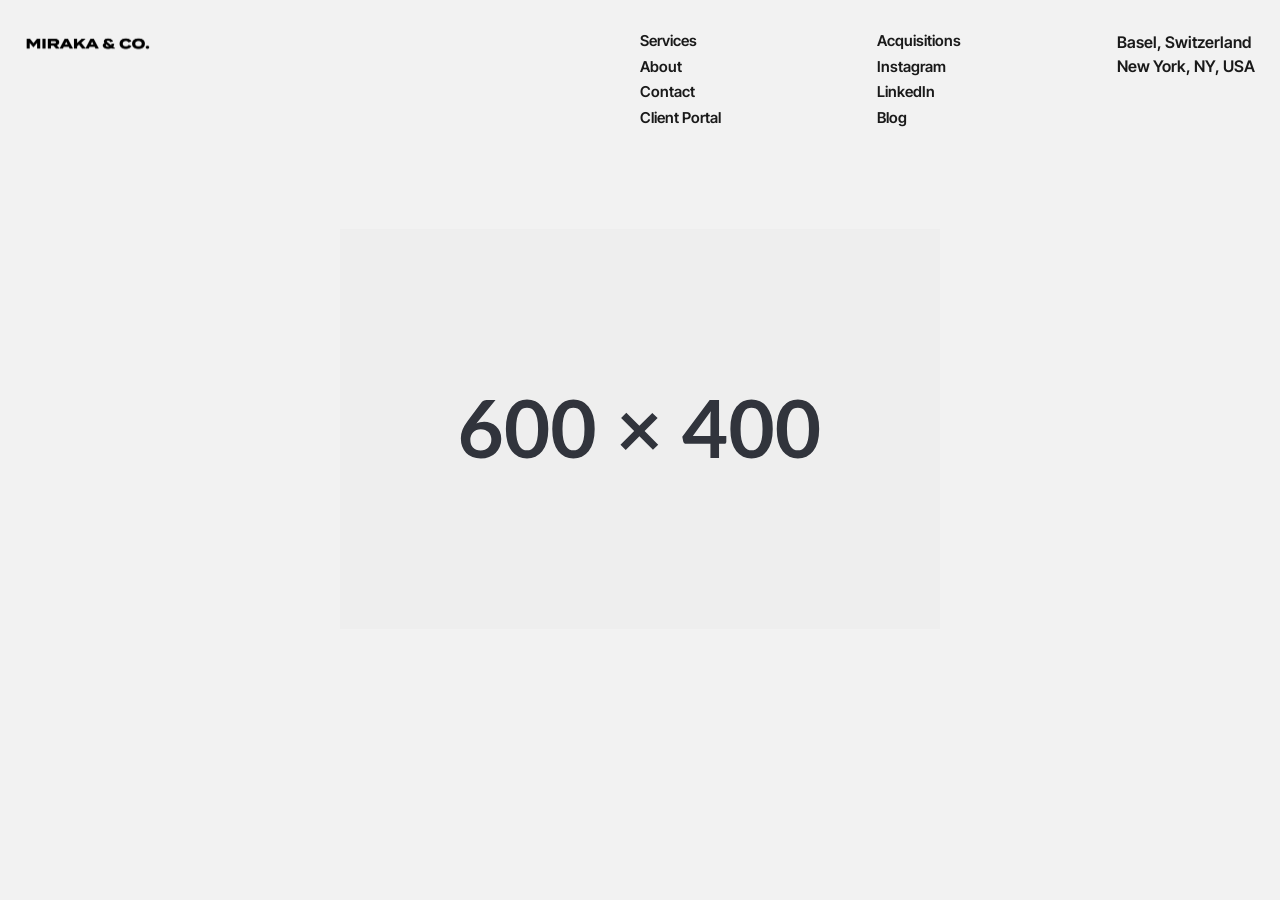
<file: client_portal.html>
<!doctype html>
<html lang="en-US">
    <head>
        <!-- Meta setup -->
        <meta charset="UTF-8" />
        <meta http-equiv="X-UA-Compatible" content="IE=edge" />
        <meta
            name="viewport"
            content="width=device-width, initial-scale=1, shrink-to-fit=no"
        />
        <meta name="keywords" content="" />
        <meta name="decription" content="" />
        <meta name="designer" content="" />

        <!-- Title -->
        <title>Welcome To Miraka</title>

        <!-- Fav Icon -->
        <link rel="icon" href="images/favicon.ico" />

        <!-- Include Bootstrap -->
        <link rel="stylesheet" href="css/bootstrap.css" />

        <!-- Icon Css Here -->
        <link rel="stylesheet" href="css/font-awesome.css" />

        <!-- Animation Css -->
        <link rel="stylesheet" href="css/animate.css" />

        <!-- Main StyleSheet -->
        <link rel="stylesheet" href="style.css" />

        <!-- Responsive CSS -->
        <link rel="stylesheet" href="css/responsive.css" />
    </head>
    <body>
        <!-- HEADER AREA START -->
        <header class="header-area">
            <nav class="menu-area">
                <div class="row gx-0">
                    <!-- Logo Area -->
                    <div class="col-6 col-lg-6 col-xl-6">
                        <a href="index.html">
                            <div class="logo-card">
                                <img src="images/MIRAKA&CO.png" alt="" />
                            </div>
                        </a>
                    </div>
                    <div class="col-6 col-lg-6 col-xl-6">
                        <!-- Small Screen Menu Icon -->
                        <div class="d-lg-none">
                            <div class="d-flex justify-content-end">
                                <div
                                    id="humbarger-icon"
                                    class="d-inline-flex align-items-center"
                                >
                                    <img
                                        src="https://cdn.prod.website-files.com/68dc2b9c31cb83ac9f84a1af/68dc2b9d31cb83ac9f84a20f_Menu%20Hamburger.svg"
                                        loading="lazy"
                                        alt=""
                                        height="Auto"
                                    />
                                    <div>Menu</div>
                                </div>
                            </div>
                        </div>
                        <!-- Large Screen Menu -->
                        <div class="d-none d-lg-flex justify-content-between">
                            <div>
                                <ul class="SMN_effect-31">
                                    <li>
                                        <a
                                            href="service.html"
                                            data-hover="Services"
                                            ><span>Services</span></a
                                        >
                                    </li>
                                    <li>
                                        <a href="about.html" data-hover="About"
                                            ><span>About</span></a
                                        >
                                    </li>
                                    <li>
                                        <a
                                            href="contact.html"
                                            data-hover="Contact"
                                            ><span>Contact</span></a
                                        >
                                    </li>
                                    <li>
                                        <a
                                            href="client_portal.html"
                                            data-hover="Client Portal"
                                            ><span>Client Portal</span></a
                                        >
                                    </li>
                                </ul>
                            </div>
                            <div>
                                <ul class="SMN_effect-31">
                                    <li>
                                        <a
                                            href="acquisition.html"
                                            data-hover="Acquisitions"
                                            ><span>Acquisitions</span></a
                                        >
                                    </li>
                                    <li>
                                        <a href="" data-hover="Instagram"
                                            ><span>Instagram</span></a
                                        >
                                    </li>
                                    <li>
                                        <a
                                            href="linkedIn.html"
                                            data-hover="LinkedIn"
                                            ><span>LinkedIn</span></a
                                        >
                                    </li>
                                    <li>
                                        <a href="blog.html" data-hover="Blog"
                                            ><span>Blog</span></a
                                        >
                                    </li>
                                </ul>
                            </div>
                            <!-- Location -->
                            <div class="location-text">
                                <a href="">
                                    Basel, Switzerland <br />
                                    New York, NY, USA
                                </a>
                            </div>
                        </div>
                    </div>
                </div>
            </nav>
            <!-- Small Screen Menu Items -->
            <div class="mobile-menu-wrpper">
                <div>
                    <ul class="SMN_effect-31">
                        <li>
                            <a href="acquisition.html" data-hover="Acquisitions"
                                ><span>Acquisitions</span></a
                            >
                        </li>
                        <li>
                            <a href="service.html" data-hover="Services"
                                ><span>Services</span></a
                            >
                        </li>
                        <li>
                            <a href="contact.html" data-hover="Contact"
                                ><span>Contact</span></a
                            >
                        </li>
                        <li>
                            <a href="about.html" data-hover="About"
                                ><span>About</span></a
                            >
                        </li>
                        <li>
                            <a href="" data-hover="Twitter"
                                ><span>Twitter</span></a
                            >
                        </li>
                        <li>
                            <a href="" data-hover="Instagram"
                                ><span>Instagram</span></a
                            >
                        </li>
                    </ul>
                </div>

                <div class="mobile-menu-location">
                    <p></p>
                    <p>
                        Basel, Switzerland <br />
                        New York, USA
                    </p>
                </div>
            </div>
        </header>
        <!-- HEADER AREA END -->

        <div style="padding-top: 100px" class="d-flex justify-content-center">
            <img src="images/placeholder-image.svg" alt="" />
        </div>

        <!-- Main jQuery -->
        <script src="js/jquery-3.4.1.min.js"></script>

        <!-- Bootstrap.bundle Script -->
        <script src="js/bootstrap.bundle.min.js"></script>

        <!-- Animation js -->
        <script src="js/wow.min.js"></script>

        <!-- Custom jQuery -->
        <script src="js/scripts.js"></script>
    </body>
</html>
</file>
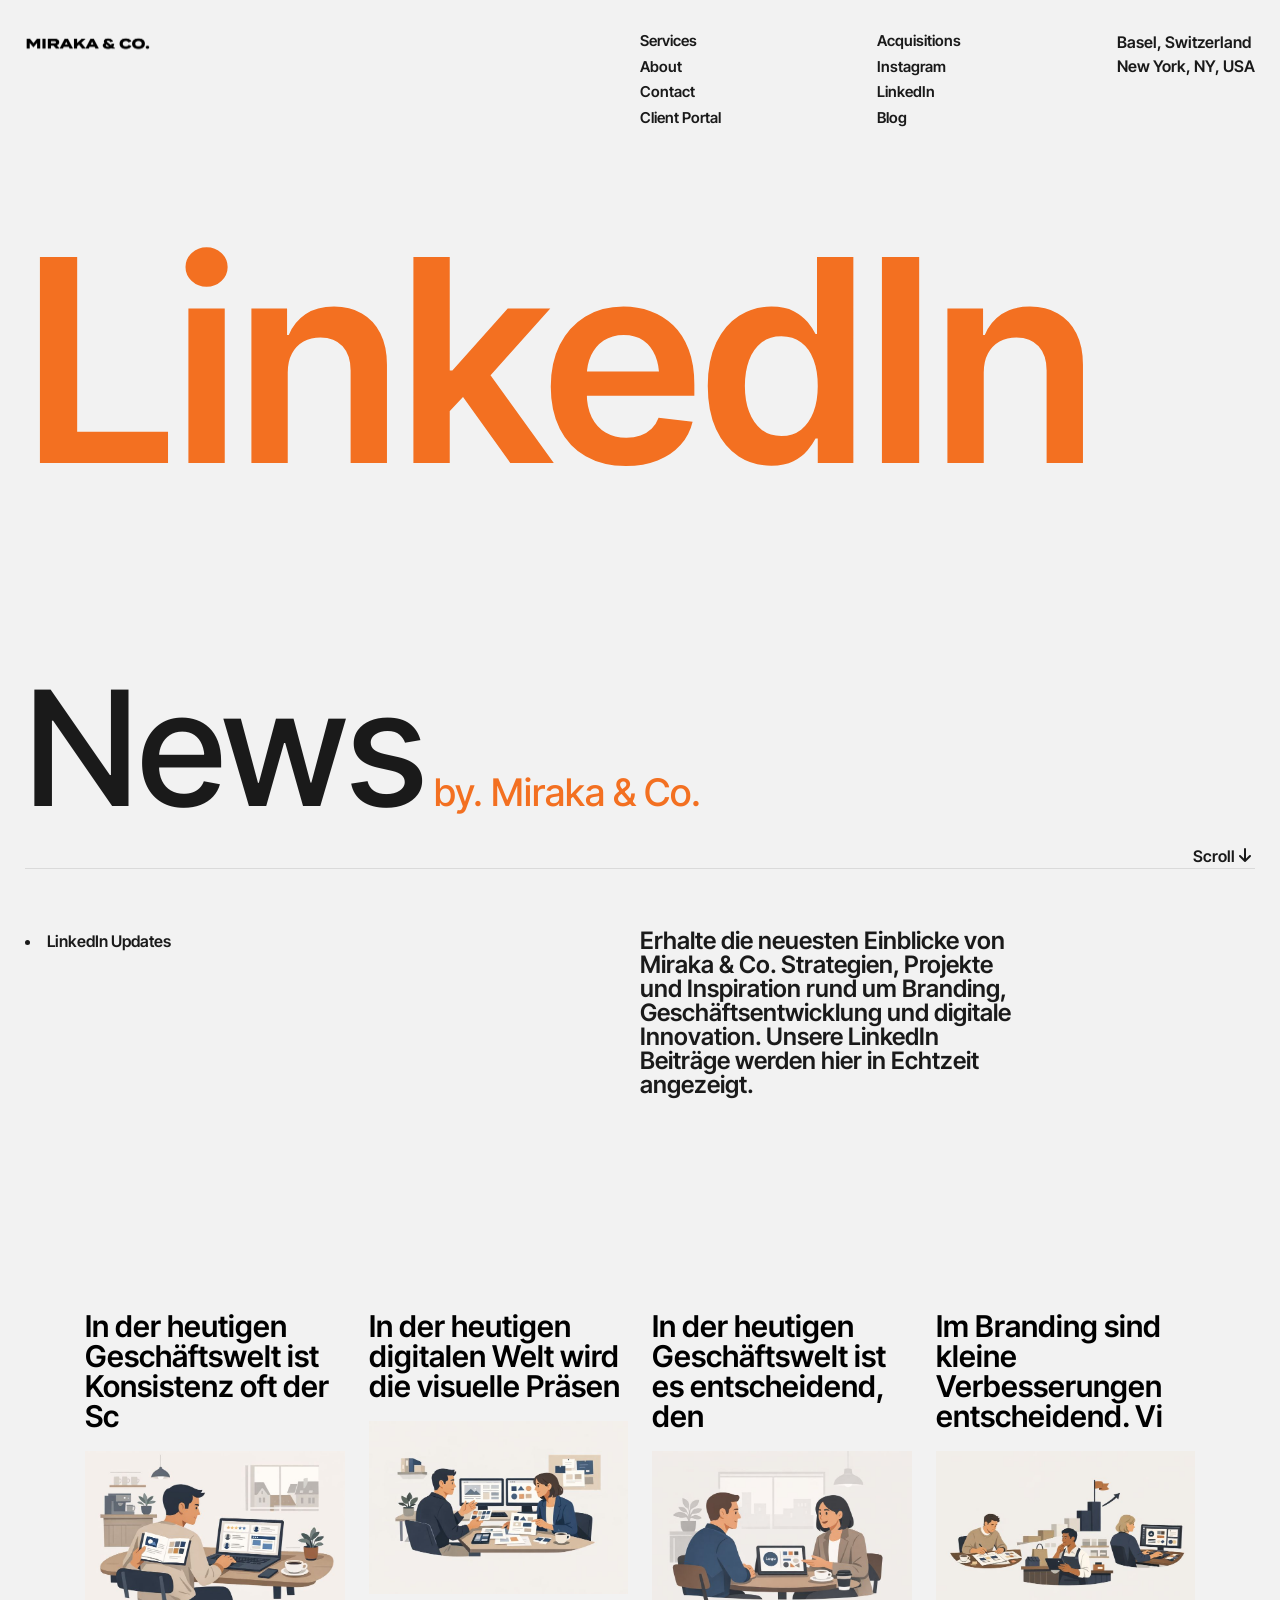
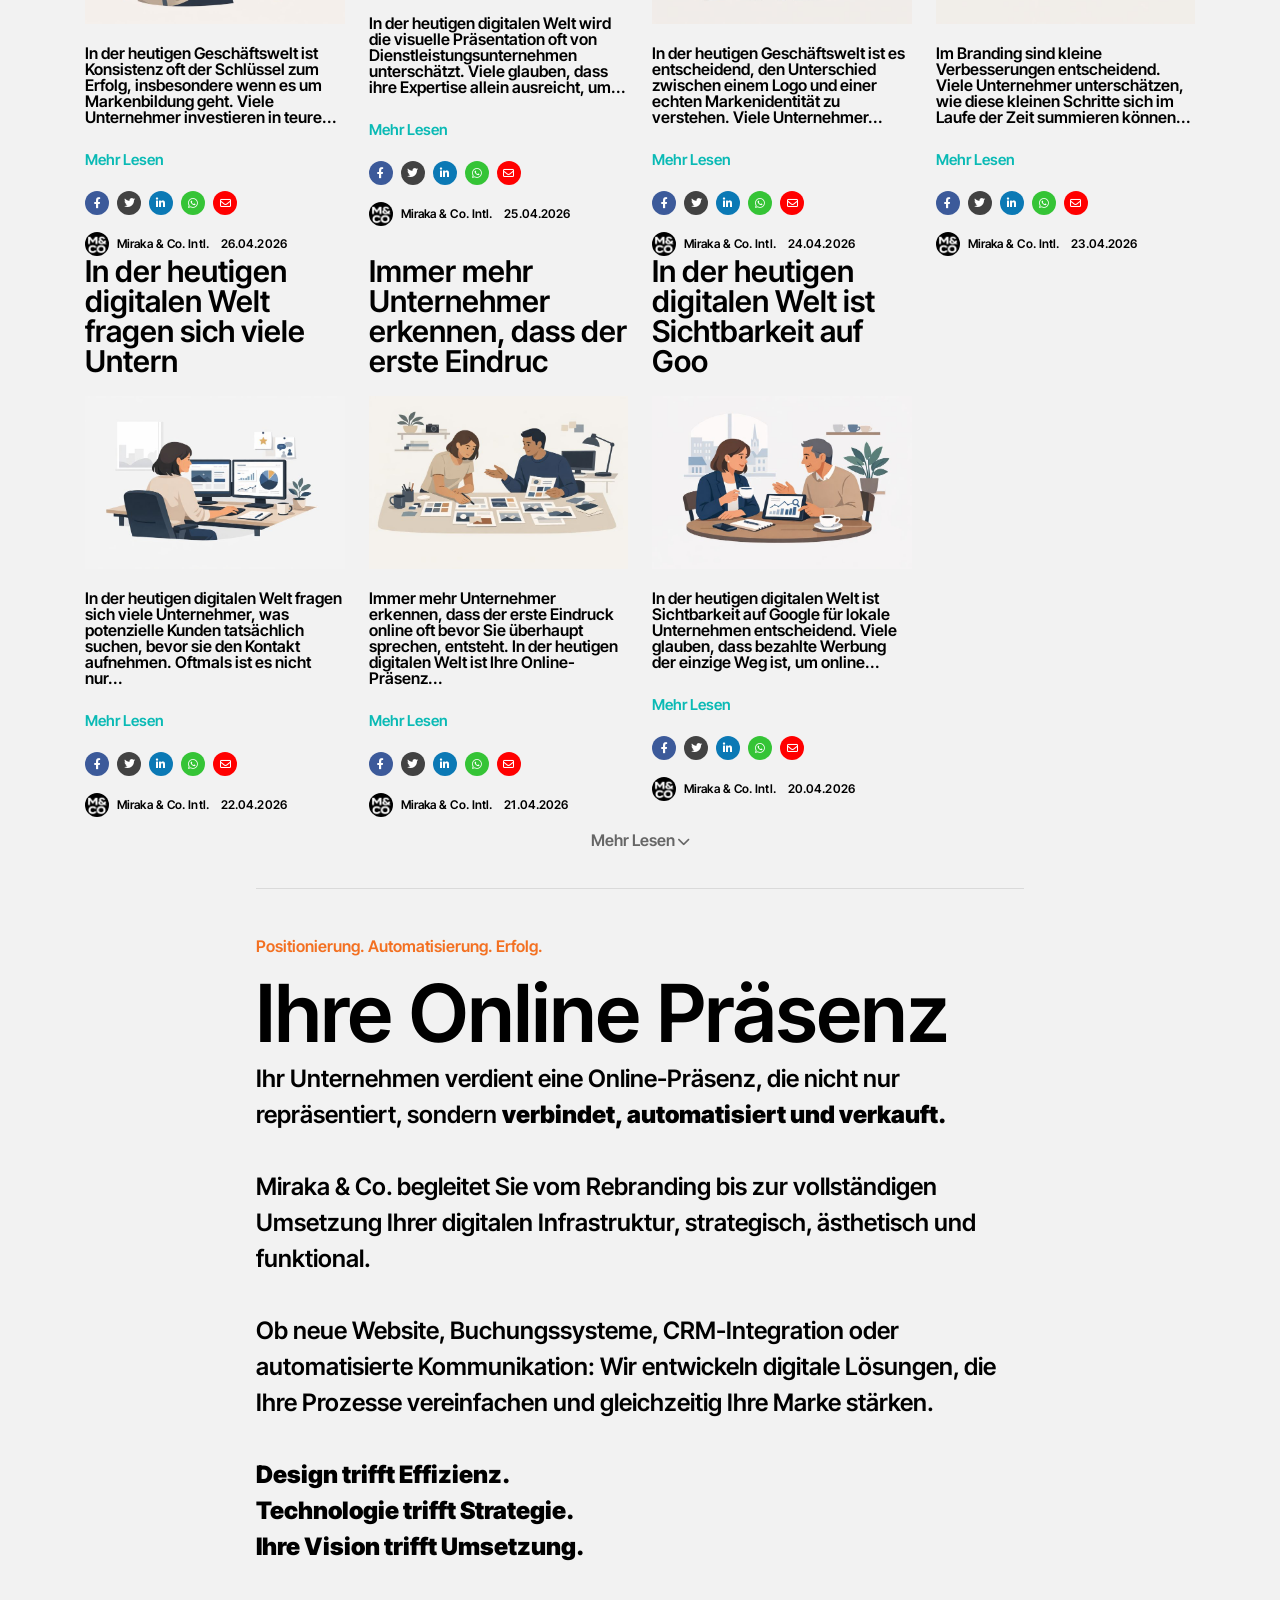
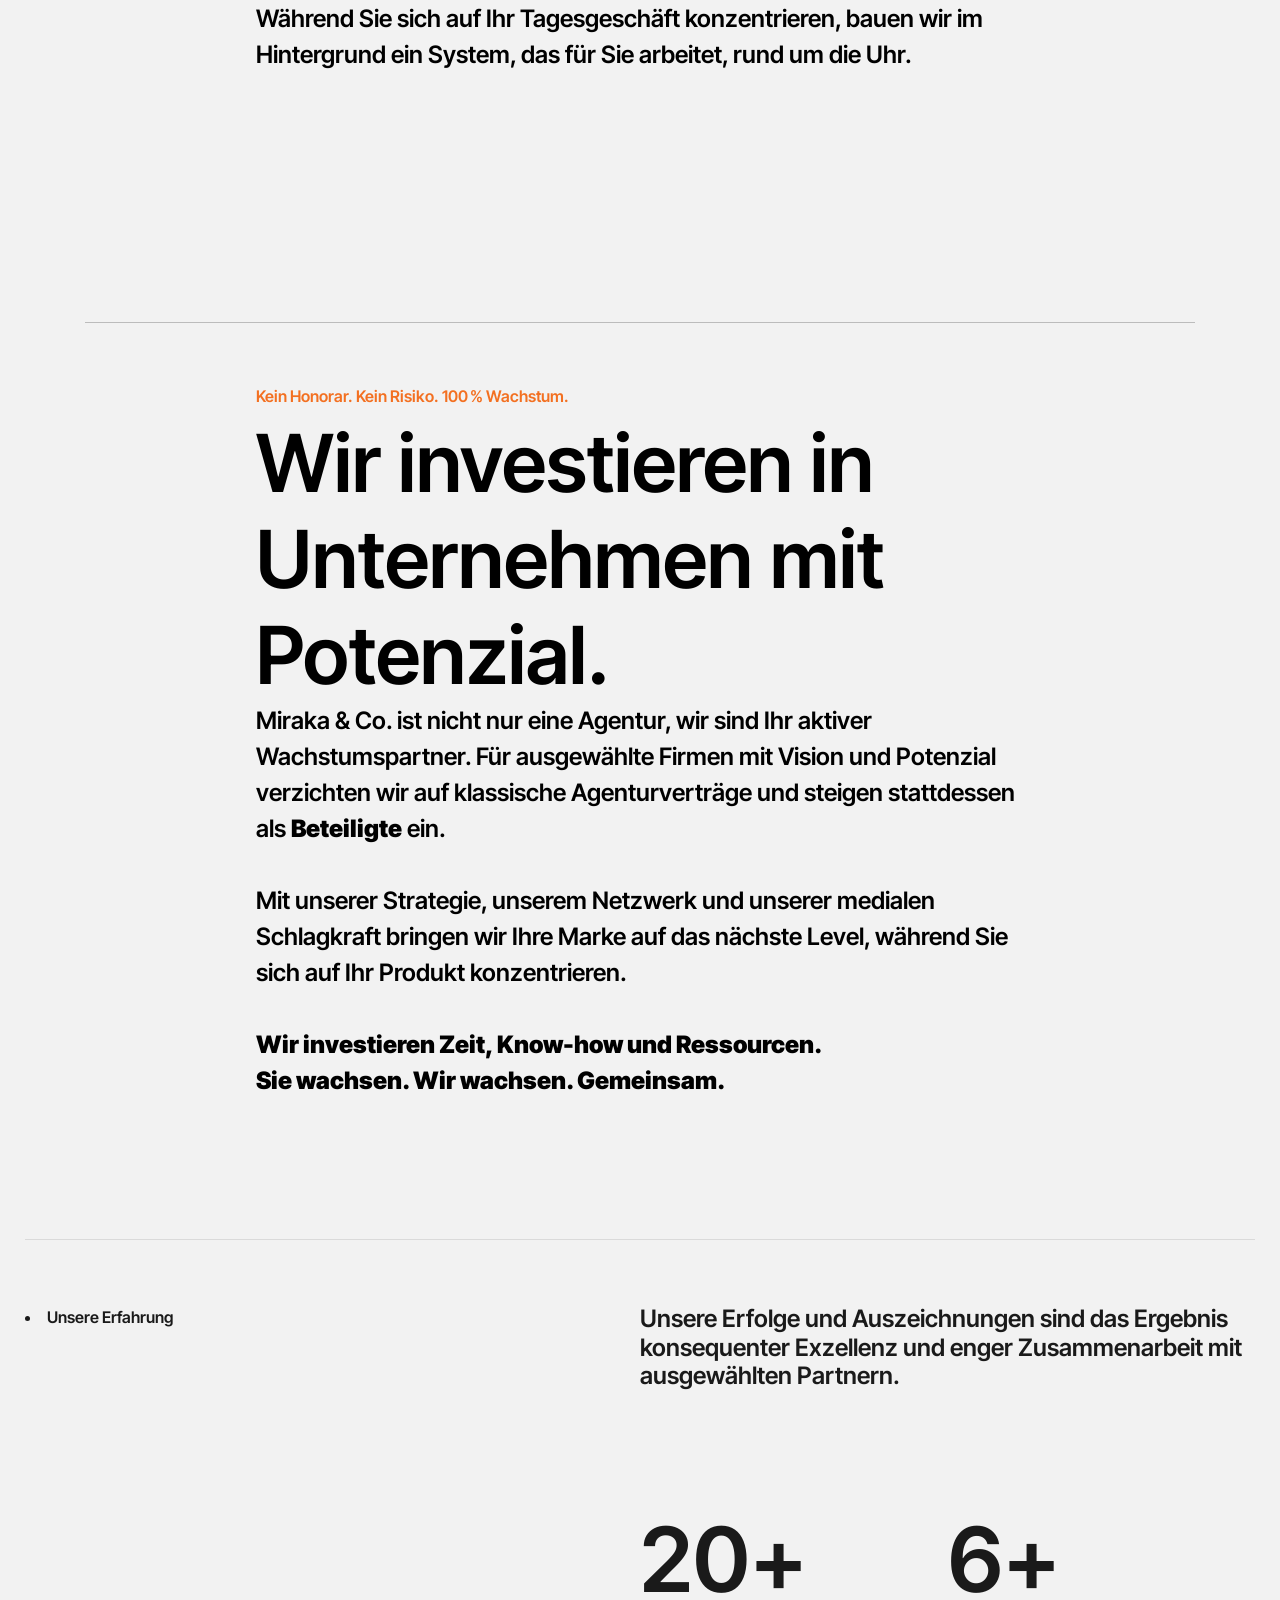
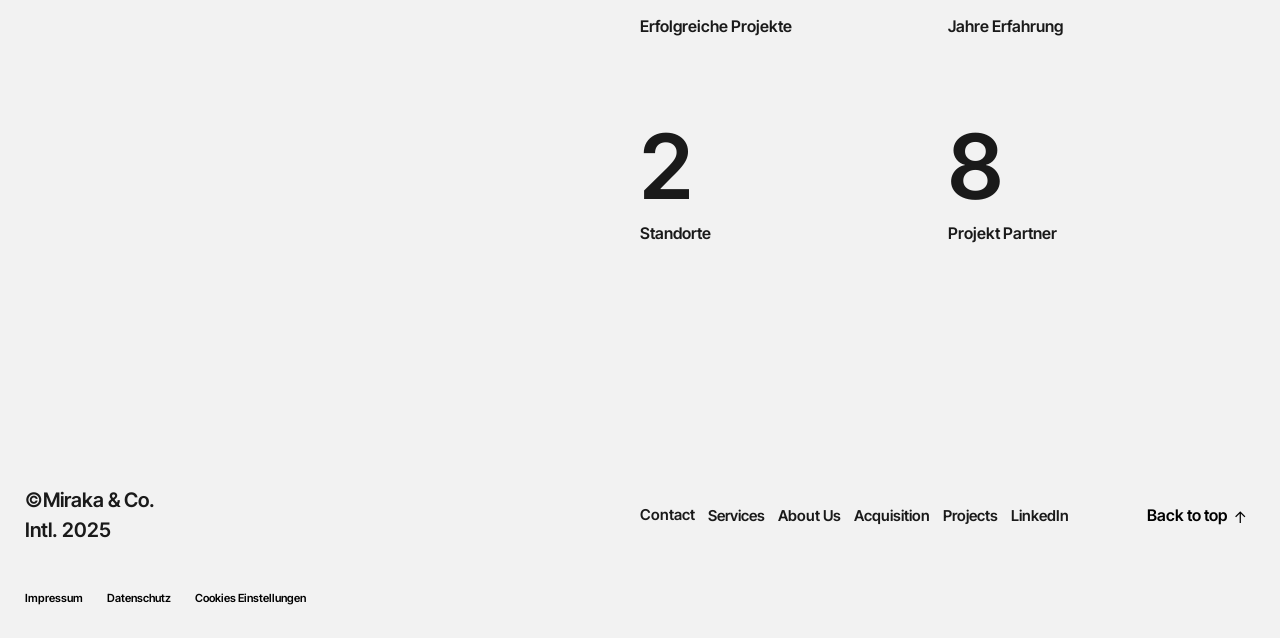
<file: linkedIn.html>
<!doctype html>
<html lang="en-US">
    <head>
        <!-- Meta setup -->
        <meta charset="UTF-8" />
        <meta http-equiv="X-UA-Compatible" content="IE=edge" />
        <meta
            name="viewport"
            content="width=device-width, initial-scale=1, shrink-to-fit=no"
        />
        <meta name="keywords" content="" />
        <meta name="decription" content="" />
        <meta name="designer" content="" />

        <!-- Title -->
        <title>Welcome To Miraka</title>

        <!-- Fav Icon -->
        <link rel="icon" href="images/favicon.ico" />

        <!-- Include Bootstrap -->
        <link rel="stylesheet" href="css/bootstrap.css" />

        <!-- Icon Css Here -->
        <link rel="stylesheet" href="css/font-awesome.css" />

        <!-- Animation Css -->
        <link rel="stylesheet" href="css/animate.css" />

        <!-- Main StyleSheet -->
        <link rel="stylesheet" href="style.css" />

        <!-- Responsive CSS -->
        <link rel="stylesheet" href="css/responsive.css" />
    </head>
    <body>
        <!-- ================= PRELOADER START ================= -->
        <div id="preloader">
            <div class="progress-bar"></div>
            <div class="loader-icon">
                <img src="images/MIRAKA&CO.png" alt="" />
            </div>
        </div>
        <!-- ================= PRELOADER END ================= -->
        <!-- HEADER AREA START -->
        <header class="header-area">
            <nav class="menu-area">
                <div class="row gx-0">
                    <!-- Logo Area -->
                    <div class="col-6 col-lg-6 col-xl-6">
                        <a href="index.html">
                            <div class="logo-card">
                                <img src="images/MIRAKA&CO.png" alt="" />
                            </div>
                        </a>
                    </div>
                    <div class="col-6 col-lg-6 col-xl-6">
                        <!-- Small Screen Menu Icon -->
                        <div class="d-lg-none">
                            <div class="d-flex justify-content-end">
                                <div
                                    id="humbarger-icon"
                                    class="d-inline-flex align-items-center"
                                >
                                    <img
                                        src="https://cdn.prod.website-files.com/68dc2b9c31cb83ac9f84a1af/68dc2b9d31cb83ac9f84a20f_Menu%20Hamburger.svg"
                                        loading="lazy"
                                        alt=""
                                        height="Auto"
                                    />
                                    <div>Menu</div>
                                </div>
                            </div>
                        </div>
                        <!-- Large Screen Menu -->
                        <div class="d-none d-lg-flex justify-content-between">
                            <div>
                                <ul class="SMN_effect-31">
                                    <li>
                                        <a
                                            href="service.html"
                                            data-hover="Services"
                                            ><span>Services</span></a
                                        >
                                    </li>
                                    <li>
                                        <a href="about.html" data-hover="About"
                                            ><span>About</span></a
                                        >
                                    </li>
                                    <li>
                                        <a
                                            href="contact.html"
                                            data-hover="Contact"
                                            ><span>Contact</span></a
                                        >
                                    </li>
                                    <li>
                                        <a
                                            href="client_portal.html"
                                            data-hover="Client Portal"
                                            ><span>Client Portal</span></a
                                        >
                                    </li>
                                </ul>
                            </div>
                            <div>
                                <ul class="SMN_effect-31">
                                    <li>
                                        <a
                                            href="acquisition.html"
                                            data-hover="Acquisitions"
                                            ><span>Acquisitions</span></a
                                        >
                                    </li>
                                    <li>
                                        <a href="" data-hover="Instagram"
                                            ><span>Instagram</span></a
                                        >
                                    </li>
                                    <li>
                                        <a
                                            href="linkedIn.html"
                                            data-hover="LinkedIn"
                                            ><span>LinkedIn</span></a
                                        >
                                    </li>
                                    <li>
                                        <a href="blog.html" data-hover="Blog"
                                            ><span>Blog</span></a
                                        >
                                    </li>
                                </ul>
                            </div>
                            <!-- Location -->
                            <div class="location-text">
                                <a href="">
                                    Basel, Switzerland <br />
                                    New York, NY, USA
                                </a>
                            </div>
                        </div>
                    </div>
                </div>
            </nav>
            <!-- Small Screen Menu Items -->
            <div class="mobile-menu-wrpper">
                <div>
                    <ul class="SMN_effect-31">
                        <li>
                            <a href="acquisition.html" data-hover="Acquisitions"
                                ><span>Acquisitions</span></a
                            >
                        </li>
                        <li>
                            <a href="service.html" data-hover="Services"
                                ><span>Services</span></a
                            >
                        </li>
                        <li>
                            <a href="contact.html" data-hover="Contact"
                                ><span>Contact</span></a
                            >
                        </li>
                        <li>
                            <a href="about.html" data-hover="About"
                                ><span>About</span></a
                            >
                        </li>
                        <li>
                            <a href="" data-hover="Twitter"
                                ><span>Twitter</span></a
                            >
                        </li>
                        <li>
                            <a href="" data-hover="Instagram"
                                ><span>Instagram</span></a
                            >
                        </li>
                    </ul>
                </div>

                <div class="mobile-menu-location">
                    <p></p>
                    <p>
                        Basel, Switzerland <br />
                        New York, USA
                    </p>
                </div>
            </div>
        </header>
        <!-- HEADER AREA END -->

        <!-- INTRO AREA START -->
        <section class="intro-wrpper">
            <div class="intro-area linkedIn-intro">
                <h1
                    class="d-none d-lg-block wow fadeInUp"
                    data-wow-duration="2s"
                >
                    LinkedIn
                </h1>
                <h1 class="d-lg-none">LinkedIn</h1>

                <h3><span>News</span> by. Miraka & Co.</h3>

                <p class="text-end scroll-down">
                    <span class="scroll-wrapper">
                        Scroll
                        <span class="arrow-box">
                            <i class="fa-solid fa-arrow-down arrow a1"></i>
                            <i class="fa-solid fa-arrow-down arrow a2"></i>
                        </span>
                    </span>
                </p>
            </div>
            <div class="intro-area-text linkedIn-area-text">
                <div class="row gx-0">
                    <div class="col-md-4 col-lg-6">
                        <ul>
                            <li>LinkedIn Updates</li>
                        </ul>
                    </div>
                    <div class="col-md-8 col-lg-6">
                        <p>
                            Erhalte die neuesten Einblicke von Miraka & Co.
                            Strategien, Projekte und Inspiration rund um
                            Branding, Geschäftsentwicklung und digitale
                            Innovation. Unsere LinkedIn Beiträge werden hier in
                            Echtzeit angezeigt.
                        </p>
                    </div>
                </div>
            </div>
        </section>
        <!-- INTRO AREA END -->

        <!-- LINKEDIN POST AREA START -->
        <section class="linkedIn-post-area">
            <div class="container">
                <div class="row">
                    <!-- Single Post Card -->
                    <div class="col-md-6 col-lg-4 col-xl-3 single-post-card">
                        <div
                            class="linkedIn-post-card"
                            onclick="window.location.href = '#'"
                        >
                            <a href="#">
                                <h3>
                                    In der heutigen Geschäftswelt ist Konsistenz
                                    oft der Sc
                                </h3>
                                <img
                                    src="images/linkedIn-post-1.1.jpg"
                                    alt=""
                                />
                                <p>
                                    In der heutigen Geschäftswelt ist Konsistenz
                                    oft der Schlüssel zum Erfolg, insbesondere
                                    wenn es um Markenbildung geht. Viele
                                    Unternehmer investieren in teure...
                                </p>
                                <span>Mehr Lesen</span>
                            </a>

                            <ul class="social-icons">
                                <li>
                                    <a href="#"
                                        ><i class="fa-brands fa-facebook-f"></i
                                    ></a>
                                </li>
                                <li>
                                    <a href="#"
                                        ><i class="fa-brands fa-twitter"></i
                                    ></a>
                                </li>
                                <li>
                                    <a href="#"
                                        ><i class="fa-brands fa-linkedin-in"></i
                                    ></a>
                                </li>
                                <li>
                                    <a href="#"
                                        ><i class="fa-brands fa-whatsapp"></i
                                    ></a>
                                </li>
                                <li>
                                    <a href="#"
                                        ><i class="fa-regular fa-envelope"></i
                                    ></a>
                                </li>
                            </ul>

                            <div class="author-area d-flex align-items-center">
                                <div
                                    class="d-flex align-items-center author-info"
                                >
                                    <img src="images/authore-icon.jpg" alt="" />
                                    <span>Miraka & Co. Intl.</span>
                                </div>
                                <div class="post-date">26.04.2026</div>
                            </div>
                        </div>
                    </div>
                    <!-- Single Post Card -->
                    <div class="col-md-6 col-lg-4 col-xl-3 single-post-card">
                        <div
                            class="linkedIn-post-card"
                            onclick="window.location.href = '#'"
                        >
                            <a href="#">
                                <h3>
                                    In der heutigen digitalen Welt wird die
                                    visuelle Präsen
                                </h3>
                                <img src="images/linkedIn-post-1.jpg" alt="" />
                                <p>
                                    In der heutigen digitalen Welt wird die
                                    visuelle Präsentation oft von
                                    Dienstleistungsunternehmen unterschätzt.
                                    Viele glauben, dass ihre Expertise allein
                                    ausreicht, um...
                                </p>
                                <span>Mehr Lesen</span>
                            </a>

                            <ul class="social-icons">
                                <li>
                                    <a href="#"
                                        ><i class="fa-brands fa-facebook-f"></i
                                    ></a>
                                </li>
                                <li>
                                    <a href="#"
                                        ><i class="fa-brands fa-twitter"></i
                                    ></a>
                                </li>
                                <li>
                                    <a href="#"
                                        ><i class="fa-brands fa-linkedin-in"></i
                                    ></a>
                                </li>
                                <li>
                                    <a href="#"
                                        ><i class="fa-brands fa-whatsapp"></i
                                    ></a>
                                </li>
                                <li>
                                    <a href="#"
                                        ><i class="fa-regular fa-envelope"></i
                                    ></a>
                                </li>
                            </ul>

                            <div class="author-area d-flex align-items-center">
                                <div
                                    class="d-flex align-items-center author-info"
                                >
                                    <img src="images/authore-icon.jpg" alt="" />
                                    <span>Miraka & Co. Intl.</span>
                                </div>
                                <div class="post-date">25.04.2026</div>
                            </div>
                        </div>
                    </div>
                    <!-- Single Post Card -->
                    <div class="col-md-6 col-lg-4 col-xl-3 single-post-card">
                        <div
                            class="linkedIn-post-card"
                            onclick="window.location.href = '#'"
                        >
                            <a href="#">
                                <h3>
                                    In der heutigen Geschäftswelt ist es
                                    entscheidend, den
                                </h3>
                                <img src="images/linkedIn-post-2.jpg" alt="" />
                                <p>
                                    In der heutigen Geschäftswelt ist es
                                    entscheidend, den Unterschied zwischen einem
                                    Logo und einer echten Markenidentität zu
                                    verstehen. Viele Unternehmer...
                                </p>
                                <span>Mehr Lesen</span>
                            </a>

                            <ul class="social-icons">
                                <li>
                                    <a href="#"
                                        ><i class="fa-brands fa-facebook-f"></i
                                    ></a>
                                </li>
                                <li>
                                    <a href="#"
                                        ><i class="fa-brands fa-twitter"></i
                                    ></a>
                                </li>
                                <li>
                                    <a href="#"
                                        ><i class="fa-brands fa-linkedin-in"></i
                                    ></a>
                                </li>
                                <li>
                                    <a href="#"
                                        ><i class="fa-brands fa-whatsapp"></i
                                    ></a>
                                </li>
                                <li>
                                    <a href="#"
                                        ><i class="fa-regular fa-envelope"></i
                                    ></a>
                                </li>
                            </ul>

                            <div class="author-area d-flex align-items-center">
                                <div
                                    class="d-flex align-items-center author-info"
                                >
                                    <img src="images/authore-icon.jpg" alt="" />
                                    <span>Miraka & Co. Intl.</span>
                                </div>
                                <div class="post-date">24.04.2026</div>
                            </div>
                        </div>
                    </div>
                    <!-- Single Post Card -->
                    <div class="col-md-6 col-lg-4 col-xl-3 single-post-card">
                        <div
                            class="linkedIn-post-card"
                            onclick="window.location.href = '#'"
                        >
                            <a href="#">
                                <h3>
                                    Im Branding sind kleine Verbesserungen
                                    entscheidend. Vi
                                </h3>
                                <img src="images/linkedIn-post-3.jpg" alt="" />
                                <p>
                                    Im Branding sind kleine Verbesserungen
                                    entscheidend. Viele Unternehmer
                                    unterschätzen, wie diese kleinen Schritte
                                    sich im Laufe der Zeit summieren können...
                                </p>
                                <span>Mehr Lesen</span>
                            </a>

                            <ul class="social-icons">
                                <li>
                                    <a href="#"
                                        ><i class="fa-brands fa-facebook-f"></i
                                    ></a>
                                </li>
                                <li>
                                    <a href="#"
                                        ><i class="fa-brands fa-twitter"></i
                                    ></a>
                                </li>
                                <li>
                                    <a href="#"
                                        ><i class="fa-brands fa-linkedin-in"></i
                                    ></a>
                                </li>
                                <li>
                                    <a href="#"
                                        ><i class="fa-brands fa-whatsapp"></i
                                    ></a>
                                </li>
                                <li>
                                    <a href="#"
                                        ><i class="fa-regular fa-envelope"></i
                                    ></a>
                                </li>
                            </ul>

                            <div class="author-area d-flex align-items-center">
                                <div
                                    class="d-flex align-items-center author-info"
                                >
                                    <img src="images/authore-icon.jpg" alt="" />
                                    <span>Miraka & Co. Intl.</span>
                                </div>
                                <div class="post-date">23.04.2026</div>
                            </div>
                        </div>
                    </div>
                    <!-- Single Post Card -->
                    <div class="col-md-6 col-lg-4 col-xl-3 single-post-card">
                        <div
                            class="linkedIn-post-card"
                            onclick="window.location.href = '#'"
                        >
                            <a href="#">
                                <h3>
                                    In der heutigen digitalen Welt fragen sich
                                    viele Untern
                                </h3>
                                <img src="images/linkedIn-post-4.jpg" alt="" />
                                <p>
                                    In der heutigen digitalen Welt fragen sich
                                    viele Unternehmer, was potenzielle Kunden
                                    tatsächlich suchen, bevor sie den Kontakt
                                    aufnehmen. Oftmals ist es nicht nur...
                                </p>
                                <span>Mehr Lesen</span>
                            </a>

                            <ul class="social-icons">
                                <li>
                                    <a href="#"
                                        ><i class="fa-brands fa-facebook-f"></i
                                    ></a>
                                </li>
                                <li>
                                    <a href="#"
                                        ><i class="fa-brands fa-twitter"></i
                                    ></a>
                                </li>
                                <li>
                                    <a href="#"
                                        ><i class="fa-brands fa-linkedin-in"></i
                                    ></a>
                                </li>
                                <li>
                                    <a href="#"
                                        ><i class="fa-brands fa-whatsapp"></i
                                    ></a>
                                </li>
                                <li>
                                    <a href="#"
                                        ><i class="fa-regular fa-envelope"></i
                                    ></a>
                                </li>
                            </ul>

                            <div class="author-area d-flex align-items-center">
                                <div
                                    class="d-flex align-items-center author-info"
                                >
                                    <img src="images/authore-icon.jpg" alt="" />
                                    <span>Miraka & Co. Intl.</span>
                                </div>
                                <div class="post-date">22.04.2026</div>
                            </div>
                        </div>
                    </div>
                    <!-- Single Post Card -->
                    <div class="col-md-6 col-lg-4 col-xl-3 single-post-card">
                        <div
                            class="linkedIn-post-card"
                            onclick="window.location.href = '#'"
                        >
                            <a href="#">
                                <h3>
                                    Immer mehr Unternehmer erkennen, dass der
                                    erste Eindruc
                                </h3>
                                <img src="images/linkedIn-post-5.jpg" alt="" />
                                <p>
                                    Immer mehr Unternehmer erkennen, dass der
                                    erste Eindruck online oft bevor Sie
                                    überhaupt sprechen, entsteht. In der
                                    heutigen digitalen Welt ist Ihre
                                    Online-Präsenz...
                                </p>
                                <span>Mehr Lesen</span>
                            </a>

                            <ul class="social-icons">
                                <li>
                                    <a href="#"
                                        ><i class="fa-brands fa-facebook-f"></i
                                    ></a>
                                </li>
                                <li>
                                    <a href="#"
                                        ><i class="fa-brands fa-twitter"></i
                                    ></a>
                                </li>
                                <li>
                                    <a href="#"
                                        ><i class="fa-brands fa-linkedin-in"></i
                                    ></a>
                                </li>
                                <li>
                                    <a href="#"
                                        ><i class="fa-brands fa-whatsapp"></i
                                    ></a>
                                </li>
                                <li>
                                    <a href="#"
                                        ><i class="fa-regular fa-envelope"></i
                                    ></a>
                                </li>
                            </ul>

                            <div class="author-area d-flex align-items-center">
                                <div
                                    class="d-flex align-items-center author-info"
                                >
                                    <img src="images/authore-icon.jpg" alt="" />
                                    <span>Miraka & Co. Intl.</span>
                                </div>
                                <div class="post-date">21.04.2026</div>
                            </div>
                        </div>
                    </div>
                    <!-- Single Post Card -->
                    <div class="col-md-6 col-lg-4 col-xl-3 single-post-card">
                        <div
                            class="linkedIn-post-card"
                            onclick="window.location.href = '#'"
                        >
                            <a href="#">
                                <h3>
                                    In der heutigen digitalen Welt ist
                                    Sichtbarkeit auf Goo
                                </h3>
                                <img src="images/linkedIn-post-6.jpg" alt="" />
                                <p>
                                    In der heutigen digitalen Welt ist
                                    Sichtbarkeit auf Google für lokale
                                    Unternehmen entscheidend. Viele glauben,
                                    dass bezahlte Werbung der einzige Weg ist,
                                    um online...
                                </p>
                                <span>Mehr Lesen</span>
                            </a>

                            <ul class="social-icons">
                                <li>
                                    <a href="#"
                                        ><i class="fa-brands fa-facebook-f"></i
                                    ></a>
                                </li>
                                <li>
                                    <a href="#"
                                        ><i class="fa-brands fa-twitter"></i
                                    ></a>
                                </li>
                                <li>
                                    <a href="#"
                                        ><i class="fa-brands fa-linkedin-in"></i
                                    ></a>
                                </li>
                                <li>
                                    <a href="#"
                                        ><i class="fa-brands fa-whatsapp"></i
                                    ></a>
                                </li>
                                <li>
                                    <a href="#"
                                        ><i class="fa-regular fa-envelope"></i
                                    ></a>
                                </li>
                            </ul>

                            <div class="author-area d-flex align-items-center">
                                <div
                                    class="d-flex align-items-center author-info"
                                >
                                    <img src="images/authore-icon.jpg" alt="" />
                                    <span>Miraka & Co. Intl.</span>
                                </div>
                                <div class="post-date">20.04.2026</div>
                            </div>
                        </div>
                    </div>
                </div>
                <div class="load-more-news text-center">
                    <button>
                        Mehr Lesen <i class="fa-solid fa-chevron-down"></i>
                    </button>
                </div>
            </div>
        </section>
        <!-- LINKEDIN POST AREA END -->

        <!-- DESCRIPTION AREA START -->
        <section class="linkedin-desc-one">
            <span> Positionierung. Automatisierung. Erfolg. </span>
            <h2>Ihre Online Präsenz</h2>
            <p>
                Ihr Unternehmen verdient eine Online-Präsenz, die nicht nur
                repräsentiert, sondern
                <strong>verbindet, automatisiert und verkauft.</strong>
                <br />
                <br />
                Miraka & Co. begleitet Sie vom Rebranding bis zur vollständigen
                Umsetzung Ihrer digitalen Infrastruktur, strategisch, ästhetisch
                und funktional.
                <br />
                <br />
                Ob neue Website, Buchungssysteme, CRM-Integration oder
                automatisierte Kommunikation: Wir entwickeln digitale Lösungen,
                die Ihre Prozesse vereinfachen und gleichzeitig Ihre Marke
                stärken.
                <br />
                <br />
                <strong>Design trifft Effizienz.</strong> <br />
                <strong>Technologie trifft Strategie.</strong> <br />
                <strong>Ihre Vision trifft Umsetzung.</strong>
                <br />
                <br />
                Während Sie sich auf Ihr Tagesgeschäft konzentrieren, bauen wir
                im Hintergrund ein System, das für Sie arbeitet, rund um die
                Uhr.
            </p>
        </section>
        <!-- DESCRIPTION AREA END -->

        <div class="container">
            <hr />
        </div>

        <!-- DESCRIPTION AREA START -->
        <section class="linkedin-desc-page">
            <div id="linkedin-desc-two" class="linkedin-desc-one">
                <span> Kein Honorar. Kein Risiko. 100 % Wachstum. </span>
                <h2>Wir investieren in Unternehmen mit Potenzial.</h2>
                <p>
                    Miraka & Co. ist nicht nur eine Agentur, wir sind Ihr
                    aktiver Wachstumspartner. Für ausgewählte Firmen mit Vision
                    und Potenzial verzichten wir auf klassische Agenturverträge
                    und steigen stattdessen als <strong>Beteiligte</strong> ein.
                    <br />
                    <br />
                    Mit unserer Strategie, unserem Netzwerk und unserer medialen
                    Schlagkraft bringen wir Ihre Marke auf das nächste Level,
                    während Sie sich auf Ihr Produkt konzentrieren.
                    <br />
                    <br />
                    <strong
                        >Wir investieren Zeit, Know-how und Ressourcen.</strong
                    >
                    <br />
                    <strong>Sie wachsen. Wir wachsen. Gemeinsam.</strong>
                </p>
            </div>
        </section>
        <!-- DESCRIPTION AREA END -->

        <!-- STATE COUNT AREA START -->
        <section class="counter-area wow fadeInUp" data-wow-duration="5s">
            <div class="row gx-0">
                <div class="col-md-5 col-lg-6">
                    <ul>
                        <li>Unsere Erfahrung</li>
                    </ul>
                </div>
                <div class="col-md-7 col-lg-6">
                    <div class="count-numbers">
                        <h2>
                            Unsere Erfolge und Auszeichnungen sind das Ergebnis
                            konsequenter Exzellenz und enger Zusammenarbeit mit
                            ausgewählten Partnern.
                        </h2>
                        <div class="stats-part">
                            <!-- Single Card -->
                            <div class="single-state">
                                <h3>20+</h3>
                                <p>Erfolgreiche Projekte</p>
                            </div>
                            <!-- Single Card -->
                            <div class="single-state">
                                <h3>6+</h3>
                                <p>Jahre Erfahrung</p>
                            </div>
                            <!-- Single Card -->
                            <div class="single-state">
                                <h3>2</h3>
                                <p>Standorte</p>
                            </div>
                            <!-- Single Card -->
                            <div class="single-state">
                                <h3>8</h3>
                                <p>Projekt Partner</p>
                            </div>
                        </div>
                    </div>
                </div>
            </div>
        </section>
        <!-- STATE COUNT AREA END -->

        <!-- FOOTER AREA START -->
        <footer>
            <div class="footer-top-area">
                <div class="row gx-0 align-items-center">
                    <div class="col-lg-5 col-xl-6 d-none d-md-block">
                        <div class="footer-left">
                            <p>
                                ©Miraka & Co. <br />
                                Intl. 2025
                            </p>
                        </div>
                    </div>
                    <div class="col-lg-7 col-xl-6">
                        <div class="d-flex justify-content-between">
                            <div>
                                <ul
                                    class="SMN_effect-31 d-flex align-items-center footer-menu"
                                >
                                    <li>
                                        <a
                                            href="contact.html"
                                            data-hover="Contact"
                                            ><span>Contact</span></a
                                        >
                                    </li>
                                    <li>
                                        <a
                                            href="service.html"
                                            data-hover="Services"
                                            ><span>Services</span></a
                                        >
                                    </li>
                                    <li>
                                        <a
                                            href="about.html"
                                            data-hover="About Us"
                                            ><span>About Us</span></a
                                        >
                                    </li>
                                    <li>
                                        <a
                                            href="acquisition.html"
                                            data-hover="Acquisition"
                                            ><span>Acquisition</span></a
                                        >
                                    </li>
                                    <li>
                                        <a href="" data-hover="Projects"
                                            ><span>Projects</span></a
                                        >
                                    </li>
                                    <li>
                                        <a
                                            href="linkedIn.html"
                                            data-hover="LinkedIn"
                                            ><span>LinkedIn</span></a
                                        >
                                    </li>
                                </ul>
                            </div>
                            <button class="back-to-top">
                                <span class="text">Back to top</span>
                                <span class="icon-wrapper">
                                    <span class="sarrow arrow1">↑</span>
                                    <span class="sarrow arrow2">↑</span>
                                </span>
                            </button>
                        </div>
                    </div>
                </div>
            </div>
            <div class="footer-bottom">
                <ul>
                    <li>
                        <a href="">Impressum</a>
                    </li>
                    <li>
                        <a href="">Datenschutz</a>
                    </li>
                    <li>
                        <a href="">Cookies Einstellungen</a>
                    </li>
                </ul>
            </div>
        </footer>
        <!-- FOOTER AREA END -->

        <!-- Main jQuery -->
        <script src="js/jquery-3.4.1.min.js"></script>

        <!-- Bootstrap.bundle Script -->
        <script src="js/bootstrap.bundle.min.js"></script>

        <!-- Animation js -->
        <script src="js/wow.min.js"></script>

        <!-- Custom jQuery -->
        <script src="js/scripts.js"></script>

        <!-- ================= PRELOADER JS ================= -->
        <script>
            window.addEventListener("load", function () {
                setTimeout(function () {
                    // fade out preloader
                    document.getElementById("preloader").classList.add("hide");

                    // enable scroll again
                    document.body.classList.add("loaded");

                    // 👉 NOW start WOW animation
                    new WOW().init();
                }, 1500); // 1.5 second delay
            });
        </script>
        <!-- ================= END PRELOADER JS ================= -->
    </body>
</html>
</file>
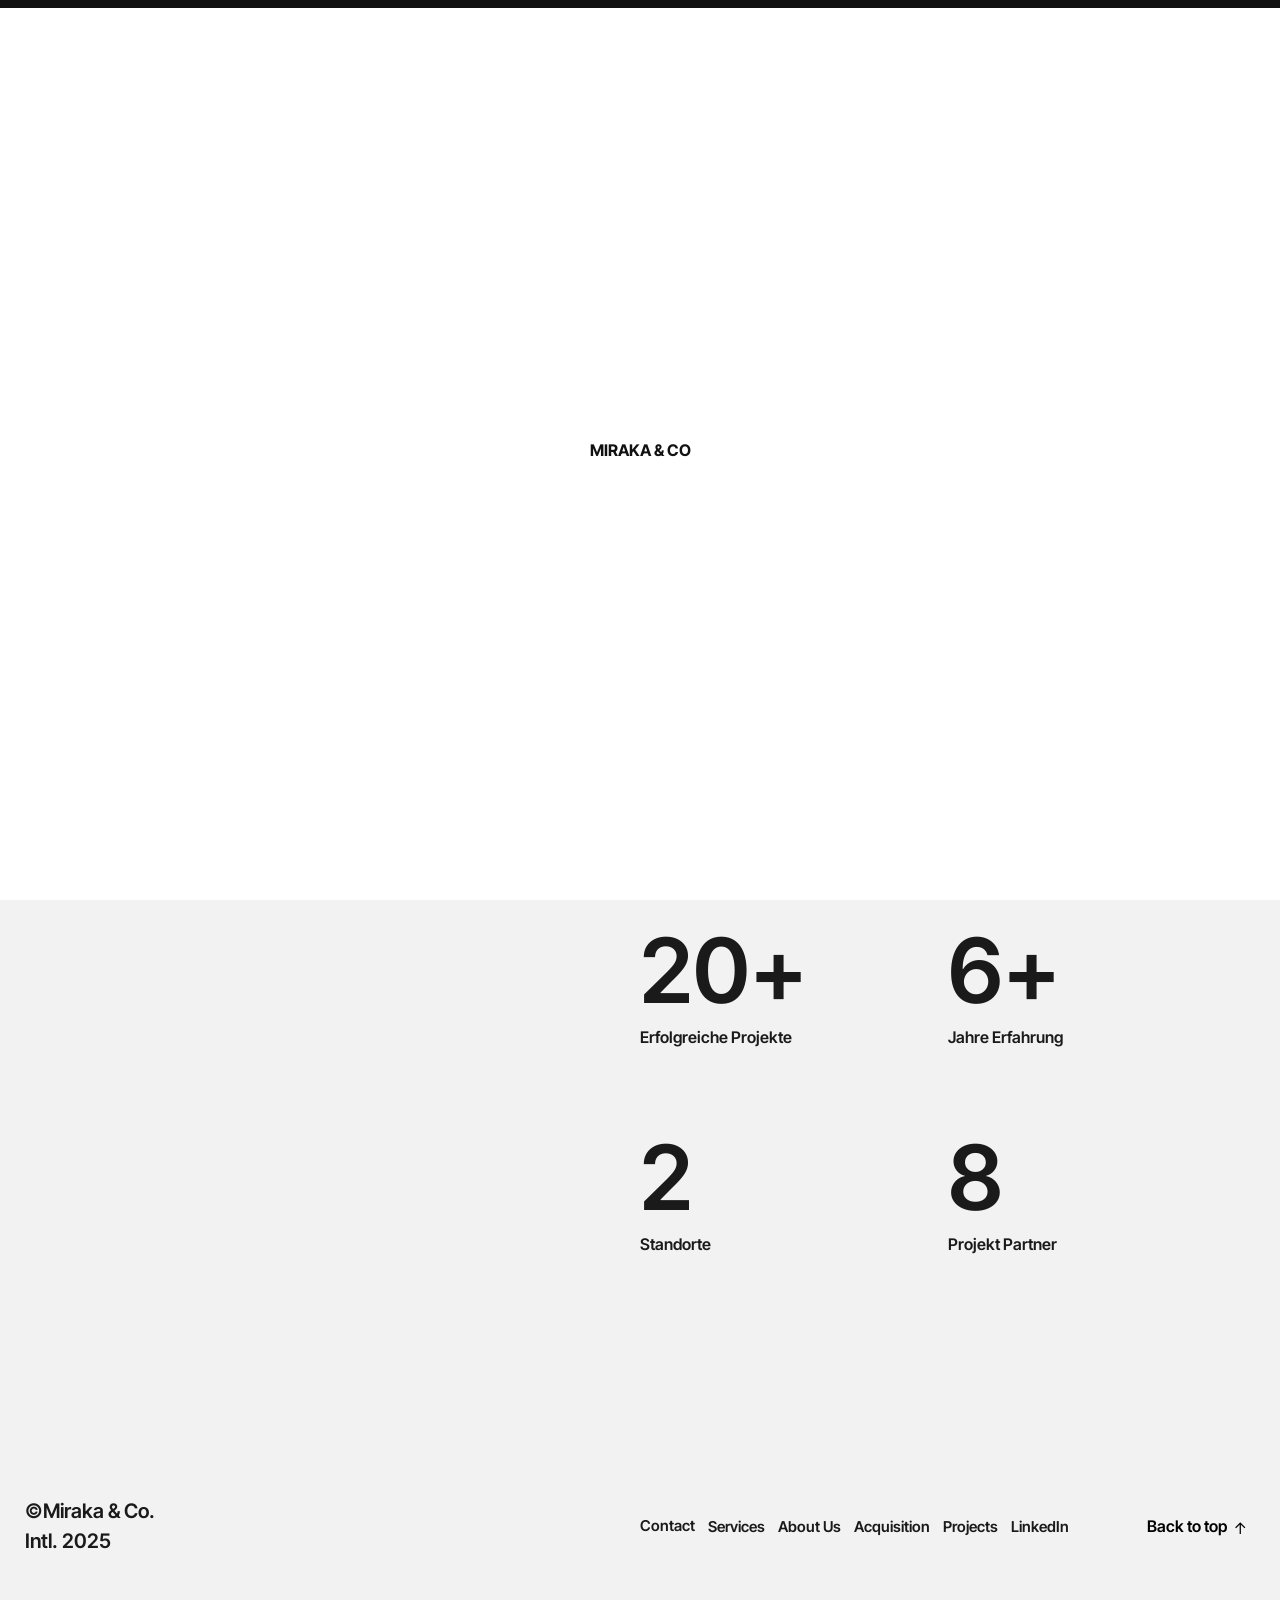
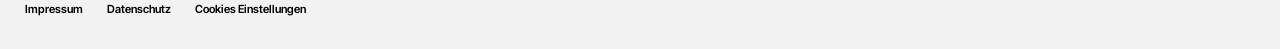
<file: service.html>
<!doctype html>
<html lang="en-US">
    <head>
        <!-- Meta setup -->
        <meta charset="UTF-8" />
        <meta http-equiv="X-UA-Compatible" content="IE=edge" />
        <meta
            name="viewport"
            content="width=device-width, initial-scale=1, shrink-to-fit=no"
        />
        <meta name="keywords" content="" />
        <meta name="decription" content="" />
        <meta name="designer" content="" />

        <!-- Title -->
        <title>Welcome To Miraka</title>

        <!-- Fav Icon -->
        <link rel="icon" href="images/favicon.ico" />

        <!-- Include Bootstrap -->
        <link rel="stylesheet" href="css/bootstrap.css" />

        <!-- Icon Css Here -->
        <link rel="stylesheet" href="css/font-awesome.css" />

        <!-- Animation Css -->
        <link rel="stylesheet" href="css/animate.css" />

        <!-- Main StyleSheet -->
        <link rel="stylesheet" href="style.css" />

        <!-- Responsive CSS -->
        <link rel="stylesheet" href="css/responsive.css" />
    </head>
    <body>
        <!-- ================= PRELOADER START ================= -->
        <div id="preloader">
            <div class="progress-bar"></div>
            <div class="loader-text">MIRAKA & CO</div>
        </div>
        <!-- ================= PRELOADER END ================= -->
        <!-- HEADER AREA START -->
        <header class="header-area">
            <nav class="menu-area">
                <div class="row gx-0">
                    <!-- Logo Area -->
                    <div class="col-6 col-lg-6 col-xl-6">
                        <a href="index.html">
                            <div class="logo-card">
                                <img src="images/MIRAKA&CO.png" alt="" />
                            </div>
                        </a>
                    </div>
                    <div class="col-6 col-lg-6 col-xl-6">
                        <!-- Small Screen Menu Icon -->
                        <div class="d-lg-none">
                            <div class="d-flex justify-content-end">
                                <div
                                    id="humbarger-icon"
                                    class="d-inline-flex align-items-center"
                                >
                                    <img
                                        src="https://cdn.prod.website-files.com/68dc2b9c31cb83ac9f84a1af/68dc2b9d31cb83ac9f84a20f_Menu%20Hamburger.svg"
                                        loading="lazy"
                                        alt=""
                                        height="Auto"
                                    />
                                    <div>Menu</div>
                                </div>
                            </div>
                        </div>
                        <!-- Large Screen Menu -->
                        <div class="d-none d-lg-flex justify-content-between">
                            <div>
                                <ul class="SMN_effect-31">
                                    <li>
                                        <a
                                            href="service.html"
                                            data-hover="Services"
                                            ><span>Services</span></a
                                        >
                                    </li>
                                    <li>
                                        <a href="about.html" data-hover="About"
                                            ><span>About</span></a
                                        >
                                    </li>
                                    <li>
                                        <a
                                            href="contact.html"
                                            data-hover="Contact"
                                            ><span>Contact</span></a
                                        >
                                    </li>
                                    <li>
                                        <a href="#" data-hover="Client Portal"
                                            ><span>Client Portal</span></a
                                        >
                                    </li>
                                </ul>
                            </div>
                            <div>
                                <ul class="SMN_effect-31">
                                    <li>
                                        <a
                                            href="acquisition.html"
                                            data-hover="Acquisitions"
                                            ><span>Acquisitions</span></a
                                        >
                                    </li>
                                    <li>
                                        <a href="" data-hover="Instagram"
                                            ><span>Instagram</span></a
                                        >
                                    </li>
                                    <li>
                                        <a
                                            href="linkedIn.html"
                                            data-hover="LinkedIn"
                                            ><span>LinkedIn</span></a
                                        >
                                    </li>
                                    <li>
                                        <a href="blog.html" data-hover="Blog"
                                            ><span>Blog</span></a
                                        >
                                    </li>
                                </ul>
                            </div>
                            <!-- Location -->
                            <div class="location-text">
                                <a href="">
                                    Basel, Switzerland <br />
                                    New York, NY, USA
                                </a>
                            </div>
                        </div>
                    </div>
                </div>
            </nav>
            <!-- Small Screen Menu Items -->
            <div class="mobile-menu-wrpper">
                <div>
                    <ul class="SMN_effect-31">
                        <li>
                            <a href="acquisition.html" data-hover="Acquisitions"
                                ><span>Acquisitions</span></a
                            >
                        </li>
                        <li>
                            <a href="service.html" data-hover="Services"
                                ><span>Services</span></a
                            >
                        </li>
                        <li>
                            <a href="contact.html" data-hover="Contact"
                                ><span>Contact</span></a
                            >
                        </li>
                        <li>
                            <a href="about.html" data-hover="About"
                                ><span>About</span></a
                            >
                        </li>
                        <li>
                            <a href="" data-hover="Twitter"
                                ><span>Twitter</span></a
                            >
                        </li>
                        <li>
                            <a href="" data-hover="Instagram"
                                ><span>Instagram</span></a
                            >
                        </li>
                    </ul>
                </div>

                <div class="mobile-menu-location">
                    <p></p>
                    <p>
                        Basel, Switzerland <br />
                        New York, USA
                    </p>
                </div>
            </div>
        </header>
        <!-- HEADER AREA END -->

        <!-- INTRO AREA START -->
        <section class="intro-wrpper">
            <div class="intro-area blog-intro">
                <h1
                    class="d-none d-lg-block wow fadeInUp"
                    data-wow-duration="2s"
                >
                    Services
                </h1>

                <p class="text-end scroll-down">
                    <span class="scroll-wrapper">
                        Scroll
                        <span class="arrow-box">
                            <i class="fa-solid fa-arrow-down arrow a1"></i>
                            <i class="fa-solid fa-arrow-down arrow a2"></i>
                        </span>
                    </span>
                </p>
            </div>
            <div class="intro-area-text">
                <div class="row gx-0"></div>
            </div>
        </section>
        <!-- INTRO AREA END -->

        <!-- STATE COUNT AREA START -->
        <section class="counter-area wow fadeInUp" data-wow-duration="5s">
            <div class="row gx-0">
                <div class="col-md-5 col-lg-6">
                    <ul>
                        <li>Unsere Erfahrung</li>
                    </ul>
                </div>
                <div class="col-md-7 col-lg-6">
                    <div class="count-numbers">
                        <h2>
                            Unsere Erfolge und Auszeichnungen sind das Ergebnis
                            konsequenter Exzellenz und enger Zusammenarbeit mit
                            ausgewählten Partnern.
                        </h2>
                        <div class="stats-part">
                            <!-- Single Card -->
                            <div class="single-state">
                                <h3>20+</h3>
                                <p>Erfolgreiche Projekte</p>
                            </div>
                            <!-- Single Card -->
                            <div class="single-state">
                                <h3>6+</h3>
                                <p>Jahre Erfahrung</p>
                            </div>
                            <!-- Single Card -->
                            <div class="single-state">
                                <h3>2</h3>
                                <p>Standorte</p>
                            </div>
                            <!-- Single Card -->
                            <div class="single-state">
                                <h3>8</h3>
                                <p>Projekt Partner</p>
                            </div>
                        </div>
                    </div>
                </div>
            </div>
        </section>
        <!-- STATE COUNT AREA END -->

        <!-- FOOTER AREA START -->
        <footer>
            <div class="footer-top-area">
                <div class="row gx-0 align-items-center">
                    <div class="col-lg-5 col-xl-6 d-none d-md-block">
                        <div class="footer-left">
                            <p>
                                ©Miraka & Co. <br />
                                Intl. 2025
                            </p>
                        </div>
                    </div>
                    <div class="col-lg-7 col-xl-6">
                        <div class="d-flex justify-content-between">
                            <div>
                                <ul
                                    class="SMN_effect-31 d-flex align-items-center footer-menu"
                                >
                                    <li>
                                        <a
                                            href="contact.html"
                                            data-hover="Contact"
                                            ><span>Contact</span></a
                                        >
                                    </li>
                                    <li>
                                        <a
                                            href="service.html"
                                            data-hover="Services"
                                            ><span>Services</span></a
                                        >
                                    </li>
                                    <li>
                                        <a
                                            href="about.html"
                                            data-hover="About Us"
                                            ><span>About Us</span></a
                                        >
                                    </li>
                                    <li>
                                        <a
                                            href="acquisition.html"
                                            data-hover="Acquisition"
                                            ><span>Acquisition</span></a
                                        >
                                    </li>
                                    <li>
                                        <a href="" data-hover="Projects"
                                            ><span>Projects</span></a
                                        >
                                    </li>
                                    <li>
                                        <a
                                            href="linkedIn.html"
                                            data-hover="LinkedIn"
                                            ><span>LinkedIn</span></a
                                        >
                                    </li>
                                </ul>
                            </div>
                            <button class="back-to-top">
                                <span class="text">Back to top</span>
                                <span class="icon-wrapper">
                                    <span class="sarrow arrow1">↑</span>
                                    <span class="sarrow arrow2">↑</span>
                                </span>
                            </button>
                        </div>
                    </div>
                </div>
            </div>
            <div class="footer-bottom">
                <ul>
                    <li>
                        <a href="">Impressum</a>
                    </li>
                    <li>
                        <a href="">Datenschutz</a>
                    </li>
                    <li>
                        <a href="">Cookies Einstellungen</a>
                    </li>
                </ul>
            </div>
        </footer>
        <!-- FOOTER AREA END -->

        <!-- Main jQuery -->
        <script src="js/jquery-3.4.1.min.js"></script>

        <!-- Bootstrap.bundle Script -->
        <script src="js/bootstrap.bundle.min.js"></script>

        <!-- Animation js -->
        <script src="js/wow.min.js"></script>

        <!-- Custom jQuery -->
        <script src="js/scripts.js"></script>

        <!-- ================= PRELOADER JS ================= -->
        <script>
            window.addEventListener("load", function () {
                setTimeout(function () {
                    // fade out preloader
                    document.getElementById("preloader").classList.add("hide");

                    // enable scroll again
                    document.body.classList.add("loaded");

                    // 👉 NOW start WOW animation
                    new WOW().init();
                }, 1500); // 1.5 second delay
            });
        </script>
        <!-- ================= END PRELOADER JS ================= -->
    </body>
</html>
</file>
<file: style.css>
/*=====================
FONTS LINK HERE
======================*/
@import url("https://fonts.googleapis.com/css2?family=Inter+Tight:ital,wght@0,100..900;1,100..900&family=Montserrat:ital,wght@0,100..900;1,100..900&display=swap");
@import url("https://fonts.cdnfonts.com/css/termina-test");

@font-face {
    font-family: "Termina";
    src: url("./fonts/Termina-Bold.woff2") format("woff2");
    font-weight: 700;
    font-style: normal;
}

/*======================
DEFAULT CSS HERE
========================*/
body {
    font-family: "Inter Tight", sans-serif;
    font-size: 16px;
    font-weight: 400;
    background: #f2f2f2;
    color: #1a1a1a;
    padding-left: 25px;
    padding-right: 25px;
    overflow: hidden;
}

body.loaded {
    overflow: auto;
}

.termina {
    font-family: "Termina Test", sans-serif;
}

h1,
h2,
h3,
h4,
h5,
h6,
p {
    margin: 0;
}

a,
a:hover {
    text-decoration: none;
    display: inline-block;
}

ul {
    list-style-type: none;
    padding: 0;
    margin: 0;
}

/* Full screen overlay */
#preloader {
    position: fixed;
    top: 0;
    left: 0;
    width: 100%;
    height: 100vh;
    background: #ffffff;
    display: flex;
    justify-content: center;
    align-items: center;
    z-index: 99999;

    transition:
        opacity 0.6s ease,
        visibility 0.6s ease;
}

/* progress bar */
.progress-bar {
    position: absolute;
    top: 0;
    left: 0;
    height: 8px;
    width: 0;
    background: #111;

    animation: loadProgress 1.5s linear forwards;
}

/* animation */
@keyframes loadProgress {
    from {
        width: 0%;
    }
    to {
        width: 100%;
    }
}

/* hide state */
#preloader.hide {
    opacity: 0;
    visibility: hidden;
}

/* text */
.loader-text {
    font-size: 16px;
    font-weight: 700;
    color: #111;
}

.container {
    padding-left: 15px;
    padding-right: 15px;
}

/*======================
DEFAULT CSS HERE
========================*/

/*======================
Home Page CSS HERE
========================*/
.header-area {
    position: relative;
}
.menu-area {
    background: #f2f2f2;
    padding-top: 30px;
    position: relative;
    z-index: 50;
}

.logo-card img {
    width: 125px;
}

.SMN_effect-31 li:not(:first-child) {
    margin-top: 3px;
}

.mobile-menu-wrpper .SMN_effect-31 li:not(:first-child) {
    margin-top: 6px;
}

.SMN_effect-31 a {
    position: relative;
    overflow: hidden;
    display: block;
    text-align: left;
    -webkit-box-flex: 1;
    -webkit-flex-grow: 1;
    -ms-flex-positive: 1;
    flex-grow: 1;
    -webkit-animation-duration: 1s;
    animation-duration: 1s;
    -webkit-animation-fill-mode: both;
    animation-fill-mode: both;
    padding: 0;
    color: #1a1a1a !important;
    font-weight: 600;
    font-size: 15px;
}

.SMN_effect-31 a span {
    display: block;
    -webkit-transition: -webkit-transform 500ms
        cubic-bezier(0.68, -0.55, 0.265, 1.55);
    transition: -webkit-transform 500ms cubic-bezier(0.68, -0.55, 0.265, 1.55);
    transition: transform 500ms cubic-bezier(0.68, -0.55, 0.265, 1.55);
    transition:
        transform 500ms cubic-bezier(0.68, -0.55, 0.265, 1.55),
        -webkit-transform 500ms cubic-bezier(0.68, -0.55, 0.265, 1.55);
}

.SMN_effect-31 a:after {
    position: absolute;
    top: 100%;
    left: 0;
    right: 0;
    content: attr(data-hover);
    display: inline;
    text-align: left;
    -webkit-transition: top 500ms cubic-bezier(0.68, -0.55, 0.265, 1.55);
    transition: top 500ms cubic-bezier(0.68, -0.55, 0.265, 1.55);
}

.SMN_effect-31 a:hover span {
    -webkit-transform: translateY(-100%);
    transform: translateY(-100%);
}

.SMN_effect-31 a:hover:after {
    top: 0;
}

.SMN_effect-31 a:active {
    -webkit-animation-name: rubberBand;
    animation-name: rubberBand;
}

.location-text a {
    color: #1a1a1a;
    font-weight: 600;
}

#humbarger-icon {
    gap: 10px;
    cursor: pointer;
    font-weight: 600;
}

.mobile-menu-wrpper {
    background: #f2f2f2;
    position: absolute;
    width: 100%;
    top: 0;
    left: 0;
    z-index: 10; /* positive রাখো */

    opacity: 0;
    visibility: hidden;
    transform: translateY(-20px);
    transition: all 300ms ease-in-out;
}

.menu-active {
    opacity: 1;
    visibility: visible;
    transform: translateY(42%);
}

.mobile-menu-location {
    display: grid;
    grid-template-columns: 0.85fr 1.15fr;
}

.mobile-menu-location p {
    font-weight: 600;
}

/* INTRO AREA CSS */
.intro-wrpper {
    margin-bottom: 4rem;
}

.intro-area {
    margin-top: 90px;
    border-bottom: 1px solid #dadada;
}

.intro-area h1 {
    font-family: "Termina", sans-serif;
    color: #1a1a1a;
    font-size: 283px;
    font-weight: 600;
    line-height: 100%;
}

.intro-area p {
    font-weight: 600;
}

.intro-area p span {
    cursor: pointer;
}

.scroll-wrapper {
    display: inline-flex;
    flex-direction: row;
    align-items: center;
    cursor: pointer;
    overflow: hidden;
}

.arrow-box {
    position: relative;
    height: 18px;
    width: 20px;
}

.arrow {
    position: absolute;
    left: 50%;
    transform: translateX(-50%);
    transition: all 0.4s ease;
}

.a1 {
    top: 0;
}

.a2 {
    top: -20px;
    opacity: 0;
}

/* Hover animation */
.scroll-wrapper:hover .a1 {
    top: 20px;
    opacity: 0;
}

.scroll-wrapper:hover .a2 {
    top: 0;
    opacity: 1;
}

.intro-area-text {
    margin-top: 60px;
}

.intro-area-text ul {
    list-style: disc;
    list-style-position: inside;
}

.intro-area-text span {
    font-weight: 600;
}

.intro-area-text p {
    font-size: 24px;
    font-weight: 600;
}

/* FEATURED AREA CSS */
.featured-area {
    padding-top: 100px;
    padding-bottom: 100px;
}

.featured-cards {
    display: grid;
    grid-template-columns: repeat(3, 1fr);
    gap: 40px;
}

.single-featured-card {
    padding: 48px 40px;
    border: 3px solid #1a1a1a;
    border-radius: 22px;
    box-shadow: 0 13px 100px #c7c7c740;
}

.single-featured-card:first-child {
    padding-left: 56px;
    padding-right: 80px;
    grid-row-start: 1;
    grid-column: 1 / 3;
    background: #161616;
    border-color: #161616;
}

.single-featured-card h2 {
    font-family: "Montserrat", sans-serif;
    font-size: 56px;
    font-weight: 700;
}

.single-featured-card h2:first-child {
    color: white;
}

.single-featured-card h2:nth-child(2) {
    color: #f37021;
}

.single-featured-card h2:nth-child(3) {
    color: #0abab5;
}

.first-card-p p {
    color: #f2f2f2;
    font-size: 20px;
    font-weight: 600;
    margin-top: 26px;
}

.user-icon-card img {
    width: 60px;
}

.title-card h3 {
    font-size: 30px;
    text-align: center;
    font-weight: 700;
    margin-top: 32px;
    margin-bottom: 16px;
}

.description-card p {
    color: #000;
    font-size: 20px;
    font-weight: 500;
    text-align: center;
}

/* FREE AUDIT AREA CSS */
.free-audit-container {
    width: 92.5%;
    margin: auto;
}

.free-audit-container ul {
    list-style: disc;
    list-style-position: inside;
}

.free-audit-container ul li {
    font-weight: 600;
}

.free-audit-content p {
    font-size: 24px;
    font-weight: 600;
    margin-bottom: 16px;
}

.buttons {
    display: flex;
    align-items: center;
    gap: 16px;
}

.buttons a {
    font-size: 20px;
    font-weight: 600;
    text-transform: uppercase;
    padding: 14px 28px;
}

.free-audit-btn {
    border: 3px solid #1a1a1a;
    background: #1a1a1a;
    color: #fff;
    border-radius: 0 20px 20px 20px;
}

.free-audit-btn:hover {
    color: #fff;
}

.acquisitions-btn {
    border: 3px solid #1a1a1a;
    color: #1a1a1a;
    border-radius: 20px 20px 0px 20px;
}

.acquisitions-btn:hover {
    color: #1a1a1a;
}

.free-audit-area {
    padding-bottom: 183px;
}

/* TRUSTED BRANDS AREA CSS */
.trusted-brands-area {
    padding-bottom: 213px;
}

.brands-container {
    width: 100%;
    max-width: 1000px;
    margin: auto;
}

.brands-container {
    display: flex;
    flex-direction: row;
    flex-wrap: wrap;
}

.single-brand-logo {
    width: 20%;
    display: flex;
    align-items: center;
    justify-content: center;
}

.single-brand-logo img {
    width: 100px;
    transition: all 300ms ease-in-out;
}

.single-brand-logo:hover img {
    transform: scale(1.1);
}

.brands-container-two {
    margin-top: 100px;
}

/* PLANS AREA CSS */
.plans-area {
    padding-bottom: 100px;
    border-bottom: 1px solid #dadada;
}

.plans-area .col-lg-4 a {
    width: 100%;
}

.blog-card {
    border: 3px solid #1a1a1a;
    border-radius: 20px;
    flex-direction: column;
    align-items: flex-start;
    height: 50vw;
    padding: 25px;
    text-decoration: none;
    transition: all 0.4s;
    display: flex;
}

.custome-badge {
    display: inline-flex;
    align-items: center;
    background: #1a1a1a;
    color: #f2f2f2;
    font-weight: 600;
    text-transform: uppercase;
    border-radius: 20px;
    margin-bottom: 20px;
    padding: 7.5px 15px;
}

.blog-card .title {
    color: #1a1a1a;
    font-size: 30px;
    font-weight: 700;
}

.blog-card .short-desc {
    font-weight: 600;
    color: #1a1a1a;
    margin-top: 26px;
}

.blog-card-bottom-icon {
    margin-top: auto;
}

.blog-card-bottom-icon img {
    width: 100px;
}

/* STATE COUNT AREA CSS */
.counter-area {
    padding-top: 65px;
    padding-bottom: 290px;
}

.counter-area ul {
    list-style: disc;
    list-style-position: inside;
    font-weight: 600;
}

.count-numbers h2 {
    font-size: 24px;
    font-weight: 600;
    margin-bottom: 115px;
}

.stats-part {
    display: grid;
    grid-template-columns: repeat(2, 1fr);
    row-gap: 75px;
}

.single-state h3 {
    font-size: 90px;
    font-weight: 600;
}

.single-state p {
    font-weight: 600;
}

/* FOOTER AREA CSS */
.footer-left p {
    font-size: 20px;
    font-weight: 600;
}

.footer-menu {
    flex-wrap: wrap;
    gap: 13px;
}

.back-to-top .text {
    font-weight: 600;
    cursor: pointer;
}

.back-to-top {
    display: inline-flex;
    align-items: center;
    background: transparent;
    gap: 6px;
    border: none;
    cursor: pointer;
    overflow: hidden;
    font-size: 16px;
    white-space: nowrap;
}

/* icon container */
.icon-wrapper {
    position: relative;
    height: 20px;
    width: 16px;
    overflow: hidden;
}

.sarrow {
    position: absolute;
    left: 0;
    transition: transform 0.3s ease;
}

.arrow1 {
    transform: translateY(0);
}

.arrow2 {
    transform: translateY(100%);
}

.back-to-top:hover .arrow1 {
    transform: translateY(-100%);
}

.back-to-top:hover .arrow2 {
    transform: translateY(0);
}

footer {
    padding-bottom: 30px;
}

.footer-bottom {
    margin-top: 38.4px;
}

.footer-bottom ul {
    display: flex;
    align-items: center;
    gap: 24px;
}

.footer-bottom ul li a {
    font-size: 11.2px;
    font-weight: 600;
    color: #000;
}

/* ACQUISITION PAGE */
#acquisitions-intro {
    margin-top: 0;
}

.intro-area h2 {
    font-size: 192px;
    font-weight: 600;
    line-height: 100%;
}

.intro-area h2 span {
    color: #0abab5;
}

/* INVESTIEREN CSS HERE */
.investieren-row {
    padding-top: 112px;
    padding-bottom: 112px;
}

.investieren-content-box {
    width: 100%;
    max-width: 768px;
    margin: auto;
}

.investieren-content-box span {
    color: #0abab5;
    font-weight: 600;
}

.investieren-content-box h1 {
    color: #000;
    font-size: 80px;
    font-weight: 600;
    line-height: 100%;
    margin-top: 14px;
    margin-bottom: 20px;
}

.investieren-content-box p {
    color: #000;
    font-size: 24px;
    font-weight: 600;
}

.investieren-desc {
    display: flex;
    flex-direction: column;
    gap: 25px;
}

.investieren-area {
    border-bottom: 1px solid #dadada;
}

.second-investieren-row {
    margin-top: 30px;
    padding-bottom: 90px;
}

.acquisitionpage.menu-active {
    transform: translateY(35%);
}

/* CONTACT PAGE CSS HERE */
/* CONTACT BANNER CSS */
.contact-banner-area h1 {
    font-size: 160px;
    line-height: normal;
    font-weight: 600;
    margin-top: 90px;
    margin-bottom: 60px;
}

/* CONTACT FORM CSS */
.contact-form-area ul {
    list-style: disc;
    list-style-position: inside;
    font-weight: 600;
}

.contact-desc {
    font-size: 24px;
    font-weight: 600;
    line-height: 115%;
}

.contact-desc a {
    color: #1a1a1a;
}

.form-wrapper {
    padding-top: 86px;
    width: 100%;
    max-width: 940px;
    padding-bottom: 285px;
}

.form-row {
    display: grid;
    grid-template-columns: 1fr 1fr;
    gap: 20px;
    margin-bottom: 16px;
}

.form-group {
    display: flex;
    flex-direction: column;
    gap: 6px;
}

.form-group label {
    font-weight: 700;
    color: #111;
    letter-spacing: -0.01em;
}

.form-group input[type="text"],
.form-group input[type="email"],
.form-group input[type="tel"] {
    width: 100%;
    height: 52px;
    padding: 0 16px;
    font-size: 15px;
    color: #111;
    background-color: #f0f0f0;
    border: 2px solid #111;
    border-radius: 0 20px 20px;
    outline: none;
    transition: border-color 0.15s ease;
    -webkit-appearance: none;
}

.form-group input[type="text"]:focus,
.form-group input[type="email"]:focus,
.form-group input[type="tel"]:focus {
    border-color: #555;
}

.form-group input::placeholder {
    color: transparent;
}

/* Service question */
.service-label {
    font-weight: 700;
    color: #111;
    margin-bottom: 10px;
    margin-top: 4px;
    display: block;
}

.radio-grid {
    display: grid;
    grid-template-columns: 1fr 1fr;
    gap: 0;
    margin-bottom: 16px;
}

.radio-item {
    display: flex;
    align-items: center;
    gap: 10px;
    padding: 8px 0;
    cursor: pointer;
}

.radio-item input[type="radio"] {
    appearance: none;
    -webkit-appearance: none;
    width: 22px;
    height: 22px;
    border: 2px solid #111;
    border-radius: 50%;
    flex-shrink: 0;
    cursor: pointer;
    position: relative;
    transition: border-color 0.15s;
}

.radio-item input[type="radio"]:checked::after {
    content: "";
    position: absolute;
    top: 50%;
    left: 50%;
    transform: translate(-50%, -50%);
    width: 10px;
    height: 10px;
    background-color: #111;
    border-radius: 50%;
}

.radio-item span {
    color: #111;
    font-weight: 500;
}

/* Message textarea */
.message-label {
    font-weight: 700;
    color: #111;
    display: block;
    margin-bottom: 6px;
}

textarea {
    width: 100%;
    min-height: 180px;
    padding: 14px 16px;
    font-size: 15px;
    font-family: inherit;
    color: #111;
    background-color: #f0f0f0;
    border: 2px solid #111;
    border-radius: 0 20px 20px;
    outline: none;
    resize: vertical;
    margin-bottom: 16px;
    transition: border-color 0.15s ease;
}

textarea:focus {
    border-color: #555;
}

textarea::placeholder {
    color: #000000;
    font-size: 14.5px;
    font-weight: 500;
}

/* Checkbox row */
.checkbox-row {
    display: flex;
    align-items: flex-start;
    gap: 10px;
    margin-bottom: 24px;
}

.checkbox-row input[type="checkbox"] {
    appearance: none;
    -webkit-appearance: none;
    width: 22px;
    height: 22px;
    border: 2px solid #111;
    border-radius: 4px;
    flex-shrink: 0;
    cursor: pointer;
    margin-top: 1px;
    background-color: #111;
    position: relative;
}

.checkbox-row input[type="checkbox"]:checked::after {
    content: "";
    position: absolute;
    top: 3px;
    left: 6px;
    width: 6px;
    height: 11px;
    border: 2px solid #f0f0f0;
    border-top: none;
    border-left: none;
    transform: rotate(45deg);
}

.checkbox-row label {
    font-size: 14px;
    color: #111;
    line-height: 1.55;
    cursor: pointer;
    font-weight: 600;
}

.checkbox-row label a {
    color: #111;
    text-decoration: underline;
    text-underline-offset: 2px;
}

/* Submit button */
.btn-submit {
    display: inline-block;
    padding: 14px 28px;
    font-size: 15px;
    font-weight: 700;
    font-family: inherit;
    color: #fff;
    background-color: #111;
    border: none;
    border-radius: 20px 20px 0;
    cursor: pointer;
    letter-spacing: 0.01em;
    transition: background-color 0.15s ease;
}

.btn-submit:hover {
    background-color: #333;
}

.btn-submit:active {
    background-color: #000;
}

/* ABOUT PAGE CSS START */
/* INTRO AREA CSS */
.about-intro h1 {
    font-size: 160px;
    font-weight: 600;
    font-family: "Inter Tight", sans-serif;
}

.desc-one {
    font-weight: 700;
    margin-bottom: 20px;
}

/* IMAGE AREA CSS */
.image-area {
    display: grid;
    grid-template-columns: 1fr 1fr;
    gap: 20px;
    padding-top: 47px;
    padding-bottom: 110px;
}

.single-image-box img {
    width: 100%;
}

.single-image-box {
    position: relative;
    overflow: hidden;
    z-index: 1;
    cursor: pointer;
}

.cursor-button {
    width: 120px;
    height: 120px;
    border-radius: 50%;
    background: #000;
    color: #fff;
    display: flex;
    align-items: center;
    justify-content: center;
    line-height: 100%;
    position: absolute;
    left: -160px;
    top: 120%;
    z-index: 10;
    transition: all 500ms ease-in-out;
}

.single-image-box:hover .cursor-button {
    top: 50%;
    left: 50%;
    transform: translate(-50%, -50%);
}

.counter-area .form-wrapper {
    padding-bottom: 61px;
}

/* Direkt Area Css */
.direkt-area {
    display: grid;
    grid-template-columns: 1fr 1fr;
    padding-bottom: 300px;
}
.direkt-list ul li {
    margin-left: 30px;
    position: relative;
}
.direkt-list ul li::before {
    content: "";
    display: block;
    clear: both;
    width: 10px;
    height: 10px;
    background: #000;
    border-radius: 50%;
    position: absolute;
    top: 50%;
    left: -20px;
    transform: translateY(-50%);
}
.direkt-list ul li span {
    font-size: 48px;
    font-weight: 700;
}
.direkt-title {
    font-size: 24px;
    font-weight: 600;
    margin-bottom: 36px;
    line-height: 100%;
    margin-top: 15px;
}

.direkt-author {
    color: #000;
    font-weight: 600;
}

.direkt-designation {
    font-size: 12.8px;
    color: #000;
}
.sub-title {
    font-size: 20px;
    font-weight: 600;
    color: #000;
    text-align: center;
}

.funcktionieren-title {
    color: #000;
    font-size: 56px;
    font-weight: 600;
    text-align: center;
    margin-bottom: 25px;
}

.funcktionieren-desc {
    max-width: 768px;
    margin: auto;
    color: #000;
    font-size: 20px;
    font-weight: 600;
    text-align: center;
}

.analyse-row {
    display: grid;
    grid-template-columns: repeat(4, 1fr);
    gap: 70px;
    padding-left: 5%;
    padding-right: 5%;
    padding-top: 196px;
    padding-bottom: 100px;
}

.analyse-card h3 {
    font-size: 26px;
    font-weight: 700;
    margin-bottom: 10px;
}

.analyse-card h6 {
    color: #010b15;
    font-size: 32px;
    font-weight: 700;
}

.analyse-card p {
    font-size: 20px;
    font-weight: 600;
}

.analyse-card {
    position: relative;
}

.arrow-one-svg,
.arrow-two-svg {
    position: absolute;
}

.arrow-one-svg img,
.arrow-two-svg img {
    max-width: 100%;
}

.analyse-card:nth-child(2),
.analyse-card:nth-child(4) {
    padding-top: 100px;
}

.arrow-one-svg {
    bottom: -10px;
}

.arrow-two-svg {
    top: -40px;
}

.analyse-card:nth-child(3) .arrow-one-svg {
    left: 100px;
}

/* ACCORDION Area Css */
.accordion-container .accordion-title {
    position: relative;
    margin: 0;
    font-size: 24px;
    font-weight: 600 !important;
    color: #000;
    cursor: pointer;
    display: flex;
    align-items: center;
    justify-content: space-between;
}

.accordion-container .accordion-title.open {
    padding-bottom: 20px;
}

.accordion-container .accordion-title.open::before {
    transform: rotate(180deg);
}

.accordion-container .accordion-title.open::after {
    opacity: 0;
}

.single-accordion-item {
    border-top: 1px solid #000000;
    padding-top: 20px;
    padding-bottom: 20px;
}

.single-accordion-item:last-child {
    border-bottom: 1px solid #000000;
}

/* CSS for Demo */
.accordion-container {
    max-width: 786px;
    margin: 0 auto;
}

.accordion-wrpper h2 {
    color: #000;
    font-size: 48px;
    font-weight: 700;
    text-align: center;
    margin-bottom: 100px;
}

.accordion-area {
    padding-top: 55px;
}

.accordion-title i {
    font-size: 16px;
}

.accordion-container .accordion-title.open i {
    transition: all 300ms ease-in-out;
}

.accordion-container .accordion-title.open i {
    transform: rotateZ(-180deg);
}

.accordion-content p {
    font-size: 20px;
    font-weight: 500;
}

/* CTA AREA CSS */
.cta-parant {
    padding-top: 80px;
    padding-bottom: 195px;
}

.cta-card {
    padding: 40px;
    border-radius: 50px;
    background: #000;
    border: 0 solid #000;
    text-align: center;
    max-width: 560px;
    margin: auto;
}

.cta-card h4 {
    font-family: "Montserrat", sans-serif;
    color: #f2f2f2;
    font-size: 40px;
    font-weight: 800;
    line-height: 100%;
}

.cta-card p {
    color: #f2f2f2;
    padding: 0 60px;
    margin-top: 27px;
    margin-bottom: 35px;
}

.cta-buttons {
    display: flex;
    align-items: center;
    justify-content: center;
    gap: 20px;
}

.cta-buttons a {
    background: #f2f2f2;
    text-align: center;
    border-radius: 10px;
    padding: 0.75rem 2rem;
    font-size: 1.2rem;
    color: #000;
    font-weight: 600;
}

/* CLIENT PORTAL AREA CSS */
.client-portal-area {
}

.client-portal-wrpper {
    grid-column-gap: 20px;
    grid-row-gap: 16px;
    background-color: #1a1a1a;
    border-radius: 20px;
    flex-direction: row;
    grid-template-rows: auto;
    grid-template-columns: 0.5fr 0.5fr;
    grid-auto-columns: 1fr;
    justify-content: space-between;
    align-items: center;
    max-width: 100%;
    padding: 70px;
    display: grid;
    position: relative;
    overflow: hidden;
}

.client-portal-wrpper h2 {
    color: #f7f7f7;
    font-size: 112px;
    font-weight: 600;
    line-height: 100%;
    font-family: "Termina", sans-serif;
}

.client-portal-wrpper h3 {
    color: #f7f7f7;
    font-size: 40px;
    font-weight: 700;
    line-height: 100%;
}

.client-portal-wrpper h4 {
    color: #f7f7f7;
    font-size: 24px;
    font-weight: 600;
    margin-top: 14px;
    margin-bottom: 40px;
}

.client-portal-features {
    display: flex;
    flex-direction: column;
    row-gap: 5px;
}

.client-portal-features li {
    display: flex;
    align-items: start;
    gap: 10px;
}

.client-portal-features li img {
    width: 25px;
    margin-top: 5px;
}

.client-portal-features li h6 {
    color: #f2f2f2;
    font-size: 20px;
    font-weight: 600;
}

.client-portal-features li p {
    color: #f2f2f2;
    font-size: 17px;
}

.download-buttons {
    display: flex;
    align-items: center;
    gap: 15px;
    margin-top: 85px;
}

.download-buttons a {
    display: inline-block;
}

.download-buttons img {
    width: 100%;
    max-width: 230px;
    cursor: pointer;
    border: 3px solid #f2f2f2;
    border-radius: 10px;
}

.client-portal-area {
    padding-bottom: 250px;
    border-bottom: 1px solid #dadada;
}

.blog-intro h1,
.linkedIn-intro h1 {
    font-family: "Inter Tight", sans-serif;
}

.linkedIn-intro h1 {
    color: #f37021;
}

.intro-area.linkedIn-intro h3 {
    margin-top: 150px;
    font-size: 38px;
    color: #f37021;
}

.intro-area.linkedIn-intro h3 span {
    font-size: 160px;
    color: #1a1a1a;
}

.linkedIn-area-text ul li {
    font-weight: 600;
}
.linkedIn-area-text p {
    padding-right: 230px;
    line-height: 100%;
}

.single-post-card a,
.linkedIn-post-card img {
    width: 100%;
}

.social-icons {
    display: flex;
    align-items: center;
    gap: 8px;
    margin-top: 20px;
    margin-bottom: 17px;
}

.linkedIn-post-card {
    cursor: pointer;
}

.linkedIn-post-card span {
    font-size: 15px;
    line-height: 22px;
    color: rgb(10, 186, 181);
    font-weight: 600;
}

.social-icons li a {
    width: 24px;
    height: 24px;
    display: flex;
    font-size: 11px;
    align-items: center;
    justify-content: center;
    border-radius: 50%;
    color: #fff;
}

.social-icons li:first-child a {
    background: #3c5a9a;
    color: #fff;
}

.social-icons li:nth-child(2) a {
    background: #424242;
}

.social-icons li:nth-child(3) a {
    background: #0b79b5;
}

.social-icons li:nth-child(4) a {
    background: #35c436;
}

.social-icons li:nth-child(5) a {
    background: #ff0000;
}

.author-area img {
    width: 24px;
    height: 24px;
    border-radius: 50%;
}

.author-info {
    gap: 8px;
}

.author-area span,
.post-date {
    font-size: 12px;
    display: block;
    letter-spacing: 0.1px;
    white-space: nowrap;
    text-overflow: ellipsis;
    color: #000;
    font-weight: 600;
}

.author-area {
    gap: 12px;
}

.linkedIn-post-card h3 {
    font-size: 30px;
    line-height: 100%;
    color: #000;
    font-weight: 600;
    margin-bottom: 20px;
}

.linkedIn-post-card p {
    font-size: 16px;
    line-height: 100%;
    color: #000;
    font-weight: 600;
    margin-top: 21px;
    margin-bottom: 22px;
}

.load-more-news button {
    border: none;
    background: transparent;
    color: #666666;
    font-weight: 600;
    margin-top: 10px;
    margin-bottom: 35px;
}

.load-more-news button i {
    font-size: 13px;
}

.linkedIn-post-area {
    padding-top: 150px;
}

.linkedin-desc-one {
    max-width: 768px;
    padding-top: 45px;
    margin: auto;
    border-top: 1px solid #dadada;
    padding-bottom: 233px;
}

.linkedin-desc-one span {
    color: #f37021;
    font-weight: 600;
}

.linkedin-desc-one h2 {
    color: #000;
    font-weight: 600;
    font-size: 80px;
    margin-top: 7px;
}

.linkedin-desc-one p {
    font-size: 24px;
    font-weight: 600;
    color: #000;
}

#linkedin-desc-two {
    border-top: 0;
    padding-top: 45px;
    padding-bottom: 140px;
}

.linkedin-desc-page {
    border-bottom: 1px solid #dadada;
}

.loader-icon img {
    width: 150px;
}
</file>
<file: css/responsive.css>
/*=============================
Extra Large Screen - Others
===============================*/
@media screen and (min-width: 1440px) {
    .blog-card {
        height: 30vw;
    }
}

@media screen and (min-width: 1400px) and (max-width: 1600px) {
    .analyse-card:nth-child(3) .arrow-one-svg {
        left: 23px;
        bottom: 50px;
    }
}

@media screen and (min-width: 1200px) and (max-width: 1399px) {
    .intro-area-text p br {
        display: none;
    }

    .featured-area {
        padding-bottom: 139px;
    }

    .free-audit-area {
        border-top: 1px solid #bcbcbc;
        padding-top: 65px;
    }

    .counter-area {
        padding-bottom: 240px;
    }

    .image-area {
        padding-bottom: 50px;
    }
    .direkt-list ul li span {
        font-size: 16px;
    }
    .direkt-list ul li::before {
        width: 5px;
        height: 5px;
    }
    .analyse-card:nth-child(3) .arrow-one-svg {
        left: 0;
        bottom: 25px;
    }
    .analyse-card h3 {
        color: #ee1f25;
    }

    .client-portal-wrpper h2 {
        font-size: 80px;
    }
    .client-portal-wrpper h3 {
        font-size: 34px;
    }
    .client-portal-wrpper h4 {
        font-size: 18px;
        padding-right: 80px;
    }
    .client-portal-features li p {
        font-size: 12px;
    }
    .download-buttons img {
        max-width: 195px;
    }
}

/*========================
Large Screen - Leptop
==========================*/
@media screen and (min-width: 992px) and (max-width: 1199px) {
    .intro-area h1 {
        font-size: 200px;
    }

    .intro-area-text p br {
        display: none;
    }

    .featured-area {
        padding-top: 50px;
        padding-bottom: 50px;
    }
    .featured-cards {
        gap: 20px;
    }
    .single-featured-card {
        padding: 25px 15px;
    }
    .single-featured-card h2 {
        font-size: 40px;
    }
    .description-card p {
        font-size: 17px;
    }
    .title-card h3 {
        font-size: 25px;
        margin-top: 25px;
        margin-bottom: 10px;
    }

    .featured-area {
        padding-bottom: 139px;
    }
    .free-audit-area {
        border-top: 1px solid #bcbcbc;
        padding-top: 65px;
    }

    .counter-area {
        padding-bottom: 235px;
    }
    .footer-left p {
        font-size: 16px;
    }
    .footer-bottom {
        margin-top: 26.4px;
    }

    .investieren-row {
        padding-top: 60px;
    }
    .investieren-row.row-one {
        padding-bottom: 160px;
    }

    .image-area {
        padding-bottom: 0px;
    }

    .image-area {
        padding-bottom: 50px;
    }
    .direkt-list ul li span {
        font-size: 16px;
    }
    .direkt-list ul li::before {
        width: 5px;
        height: 5px;
    }
    .analyse-card:nth-child(3) .arrow-one-svg {
        left: 0;
        bottom: -30px;
    }
    .analyse-card h3 {
        color: #ee1f25;
    }
    .analyse-card h6 {
        font-size: 24px;
    }
    .analyse-card p {
        font-size: 16px;
    }
    .analyse-card:nth-child(2),
    .analyse-card:nth-child(4) {
        padding-top: 60px;
    }
    .arrow-one-svg {
        bottom: -40px;
    }
    .analyse-row {
        gap: 40px;
        padding-left: 0%;
        padding-right: 0%;
        padding-top: 120px;
        padding-bottom: 175px;
    }

    .client-portal-wrpper h2 {
        font-size: 80px;
    }
    .client-portal-wrpper h3 {
        font-size: 34px;
    }
    .client-portal-wrpper h4 {
        font-size: 18px;
        padding-right: 80px;
    }
    .client-portal-features li p {
        font-size: 12px;
    }
    .download-buttons img {
        max-width: 195px;
    }

    .linkedIn-area-text p {
        padding-right: 0;
    }
    .linkedIn-post-area {
        padding-top: 85px;
    }
    .linkedIn-post-area .row {
        row-gap: 30px;
    }
}

/*=========================
Medium Screen - Tablate
=========================*/
@media screen and (min-width: 768px) and (max-width: 991px) {
    .intro-area {
        margin-top: 95px;
    }
    .intro-area h1 {
        font-size: 150px;
    }
    .intro-area h1 span {
        font-size: 170px;
    }

    .intro-area-text p br {
        display: none;
    }

    .featured-area {
        padding-top: 0;
        padding-bottom: 100px;
    }
    .featured-cards {
        grid-template-columns: repeat(2, 1fr);
    }
    .single-featured-card {
        padding: 30px 25px;
    }

    .featured-area {
        padding-bottom: 190px;
    }
    .free-audit-area {
        border-top: 1px solid #bcbcbc;
        padding-top: 65px;
    }
    .free-audit-content p {
        font-size: 21px;
    }
    .free-audit-container ul {
        list-style-position: outside;
    }

    .plans-area {
        padding-bottom: 80px;
    }
    .plans-area .row {
        row-gap: 30px;
    }

    .count-numbers h2 {
        margin-bottom: 90px;
    }
    .single-state h3 {
        font-size: 80px;
    }
    .counter-area {
        padding-top: 80px;
        padding-bottom: 213px;
    }

    .footer-top-area .row {
        row-gap: 20px;
    }
    .footer-left p {
        font-size: 16px;
    }
    .footer-bottom {
        margin-top: 20px;
    }

    .intro-area h2 {
        font-size: 137px;
        font-weight: 700;
    }

    .investieren-row {
        padding-top: 45px;
    }
    .investieren-content-box h1 {
        font-size: 46px;
    }

    .investieren-row.row-one {
        padding-bottom: 147px;
    }
    .second-investieren-row {
        padding-bottom: 77px;
    }

    .contact-banner-area h1 {
        font-size: 145px;
        margin-top: 86px;
        margin-bottom: 125px;
    }

    .image-area {
        padding-top: 30px;
        padding-bottom: 0px;
    }

    .analyse-row {
        grid-template-columns: 1fr;
        gap: 40px;
        padding-bottom: 220px;
    }
    .analyse-card {
        max-width: 400px;
        margin: auto;
        text-align: center;
    }
    .arrow-one-svg,
    .arrow-two-svg {
        display: none;
    }
    .analyse-card:nth-child(2),
    .analyse-card:nth-child(4) {
        padding-top: 0;
    }
    .analyse-card h3 {
        color: #ee1f25;
    }
    .direkt-area {
        grid-template-columns: 0.8fr 1.2fr;
        padding-top: 64px;
        gap: 30px;
    }

    .client-portal-wrpper {
        padding-top: 35px;
    }
    .client-portal-wrpper h4 {
        font-size: 17px;
    }
    .client-portal-wrpper h2 {
        font-size: 96px;
    }

    .linkedIn-area-text p {
        padding-right: 0;
    }
    .linkedIn-post-area {
        padding-top: 70px;
    }
    .linkedIn-post-area .row {
        row-gap: 30px;
    }
    .intro-area.linkedIn-intro h3 {
        margin-top: 15px;
        font-size: 20px;
    }

    .linkedin-desc-one h2 {
        font-size: 50px;
    }
}

/*===============================
Xtra Small Screen - Small Mobile
=================================*/
@media screen and (max-width: 767px) {
    body {
        padding-left: 15px;
        padding-right: 15px;
    }

    .menu-area {
        padding-top: 40px;
    }

    .menu-active {
        transform: translateY(45%);
    }

    .mobile-menu-location {
        grid-template-columns: 0.65fr 1.35fr;
    }

    .intro-area {
        margin-top: 75px;
        padding-bottom: 45px;
    }
    .intro-wrpper {
        margin-bottom: 1rem;
    }
    .intro-area h1 {
        font-size: 155px;
        text-align: center;
    }
    .intro-area h1 span {
        font-size: 175px;
    }
    .scroll-down {
        display: none;
    }

    .intro-area-text .row {
        row-gap: 30px;
    }

    .intro-area-text p br {
        display: none;
    }

    .featured-cards {
        grid-template-columns: 1fr;
    }

    .single-featured-card:first-child {
        padding-left: 20px;
        padding-right: 20px;
        background: #161616;
        border-color: #161616;
    }
    .single-featured-card:not(:first-child) {
        display: none;
    }
    .single-featured-card h2 {
        font-size: 35px;
    }
    .first-card-p p {
        font-size: 16px;
    }
    .featured-area {
        padding-top: 0;
    }
    .container {
        padding-left: 0;
        padding-right: 0;
    }

    .featured-area {
        padding-bottom: 40px;
    }
    .free-audit-area {
        border-top: 1px solid #bcbcbc;
        padding-top: 70px;
        padding-bottom: 142px;
    }
    .free-audit-content p {
        font-size: 23px;
    }
    .free-audit-container ul {
        list-style-position: outside;
    }
    .buttons {
        flex-direction: column;
    }
    .free-audit-container .row {
        row-gap: 25px;
    }

    .brands-container {
        row-gap: 37px;
        justify-content: center;
    }
    .single-brand-logo {
        width: 50%;
    }
    .brands-container-two {
        margin-top: 20px;
    }
    .trusted-brands-area {
        padding-bottom: 140px;
    }
    .buttons a {
        font-size: 20px;
        padding: 14px 24px;
        text-transform: capitalize;
    }

    .blog-card {
        height: 120vw;
    }
    .plans-area {
        padding-bottom: 30px;
    }
    .plans-area .row {
        row-gap: 30px;
    }

    .count-numbers h2 {
        margin-bottom: 65px;
        margin-top: 20px;
    }
    .single-state h3 {
        font-size: 75px;
    }
    .stats-part {
        row-gap: 55px;
    }
    .counter-area {
        padding-bottom: 200px;
    }

    .footer-top-area .row {
        row-gap: 20px;
    }
    .footer-left p {
        font-size: 16px;
    }
    .footer-bottom {
        margin-top: 20px;
    }
    .footer-bottom ul li a {
        font-size: 15px;
    }
    .footer-bottom ul {
        align-items: start;
    }
    .back-to-top {
        display: none;
    }
    .footer-menu li {
        margin-top: 0 !important;
    }
    .footer-menu li a {
        font-size: 18px !important;
    }
    .footer-menu {
        padding-right: 30px;
    }

    .intro-area h2 {
        font-size: 68px;
    }

    .investieren-content-box h1 {
        font-size: 52px;
    }

    .investieren-row {
        padding-top: 60px;
    }
    .second-investieren-row {
        margin-top: 0;
        padding-bottom: 40px;
    }
    .investieren-row.row-one {
        padding-bottom: 90px;
    }

    .contact-banner-area h1 {
        font-size: 23vw;
        margin-top: 70px;
        margin-bottom: 75px;
    }

    .form-row {
        grid-template-columns: 1fr;
    }
    .form-wrapper {
        padding-bottom: 197px;
    }

    .image-area {
        padding-top: 61px;
        padding-bottom: 10px;
        grid-template-columns: 1fr;
    }

    .direkt-area {
        grid-template-columns: 1fr;
        row-gap: 30px;
    }
    .direkt-author {
        font-size: 20px;
    }
    .direkt-designation {
        font-size: 16px;
    }
    .direkt-area {
        padding-bottom: 192px;
    }
    .funktionieren-area {
        padding-left: 0;
        padding-right: 0;
    }
    .sub-title {
        text-align: left;
    }
    .direkt-title {
        color: #f37021;
    }
    .funcktionieren-title {
        color: #f37021;
        font-size: 38px;
        text-align: left;
    }
    .direkt-list ul li span {
        font-size: 16px;
    }
    .direkt-list ul li::before {
        width: 7px;
        height: 7px;
    }
    .funcktionieren-desc {
        text-align: left;
    }

    .analyse-row {
        grid-template-columns: 1fr;
        gap: 40px;
        padding-bottom: 155px;
        padding-left: 0;
        padding-right: 0;
        padding-top: 80px;
    }
    .analyse-card {
        max-width: 400px;
        margin: auto;
        text-align: center;
    }
    .arrow-one-svg,
    .arrow-two-svg {
        display: none;
    }
    .analyse-card:nth-child(2),
    .analyse-card:nth-child(4) {
        padding-top: 0;
    }
    .analyse-card h3 {
        color: #f37021;
        text-align: right;
    }
    .analyse-card h6,
    .analyse-card p {
        text-align: left;
    }
    .about-intro h1 {
        text-align: left;
        font-size: 68px;
    }
    .intro-area.about-area-wrpper {
        padding-bottom: 20px;
    }

    .accordion-wrpper h2 {
        color: #f37021;
        text-align: left;
        margin-bottom: 60px;
    }

    .client-portal-wrpper {
        padding: 20px 20px 0;
    }
    .client-portal-wrpper h2 {
        font-size: 80px;
    }
    .client-portal-wrpper h3 {
        font-size: 27px;
        text-align: center;
    }
    .client-portal-wrpper h4 {
        font-size: 16px;
        margin-top: 20px;
        text-align: center;
    }
    .download-buttons {
        margin-top: 55px;
        margin-bottom: 45px;
    }
    .client-portal-area {
        padding-bottom: 162px;
        border-bottom: 1px solid #dadada;
    }
    .download-buttons img {
        max-width: 130px;
    }

    .intro-area.linkedIn-intro h1 {
        font-size: 85px;
        text-align: left;
    }
    .intro-area.linkedIn-intro h3 {
        margin-top: -22px;
        font-size: 16px;
    }
    .intro-area.linkedIn-intro h3 span {
        font-size: 70px;
    }

    .intro-area.linkedIn-intro {
        margin-top: 75px;
        padding-bottom: 5px;
    }
    .linkedIn-area-text p {
        padding-right: 0;
    }
    .linkedIn-post-area {
        padding-top: 90px;
    }

    .linkedIn-post-area .row {
        row-gap: 15px;
    }

    .linkedin-desc-one h2 {
        font-size: 52px;
    }
}

@media screen and (max-width: 480px) {
    .cta-card {
        padding: 30px;
        border-radius: 20px;
        border: 10px solid #f37021;
    }
    .cta-card h4 {
        font-size: 26px;
        line-height: normal;
    }
    .cta-card p {
        padding: 0 10px;
    }
    .cta-buttons {
        flex-direction: column;
    }
    .cta-buttons a:first-child {
        border: 5px solid #f37021;
        color: #f37021;
    }
    .cta-buttons a:last-child {
        background: #f37021;
        color: #fff;
    }
    .cta-buttons a {
        width: 100%;
    }
}
</file>
